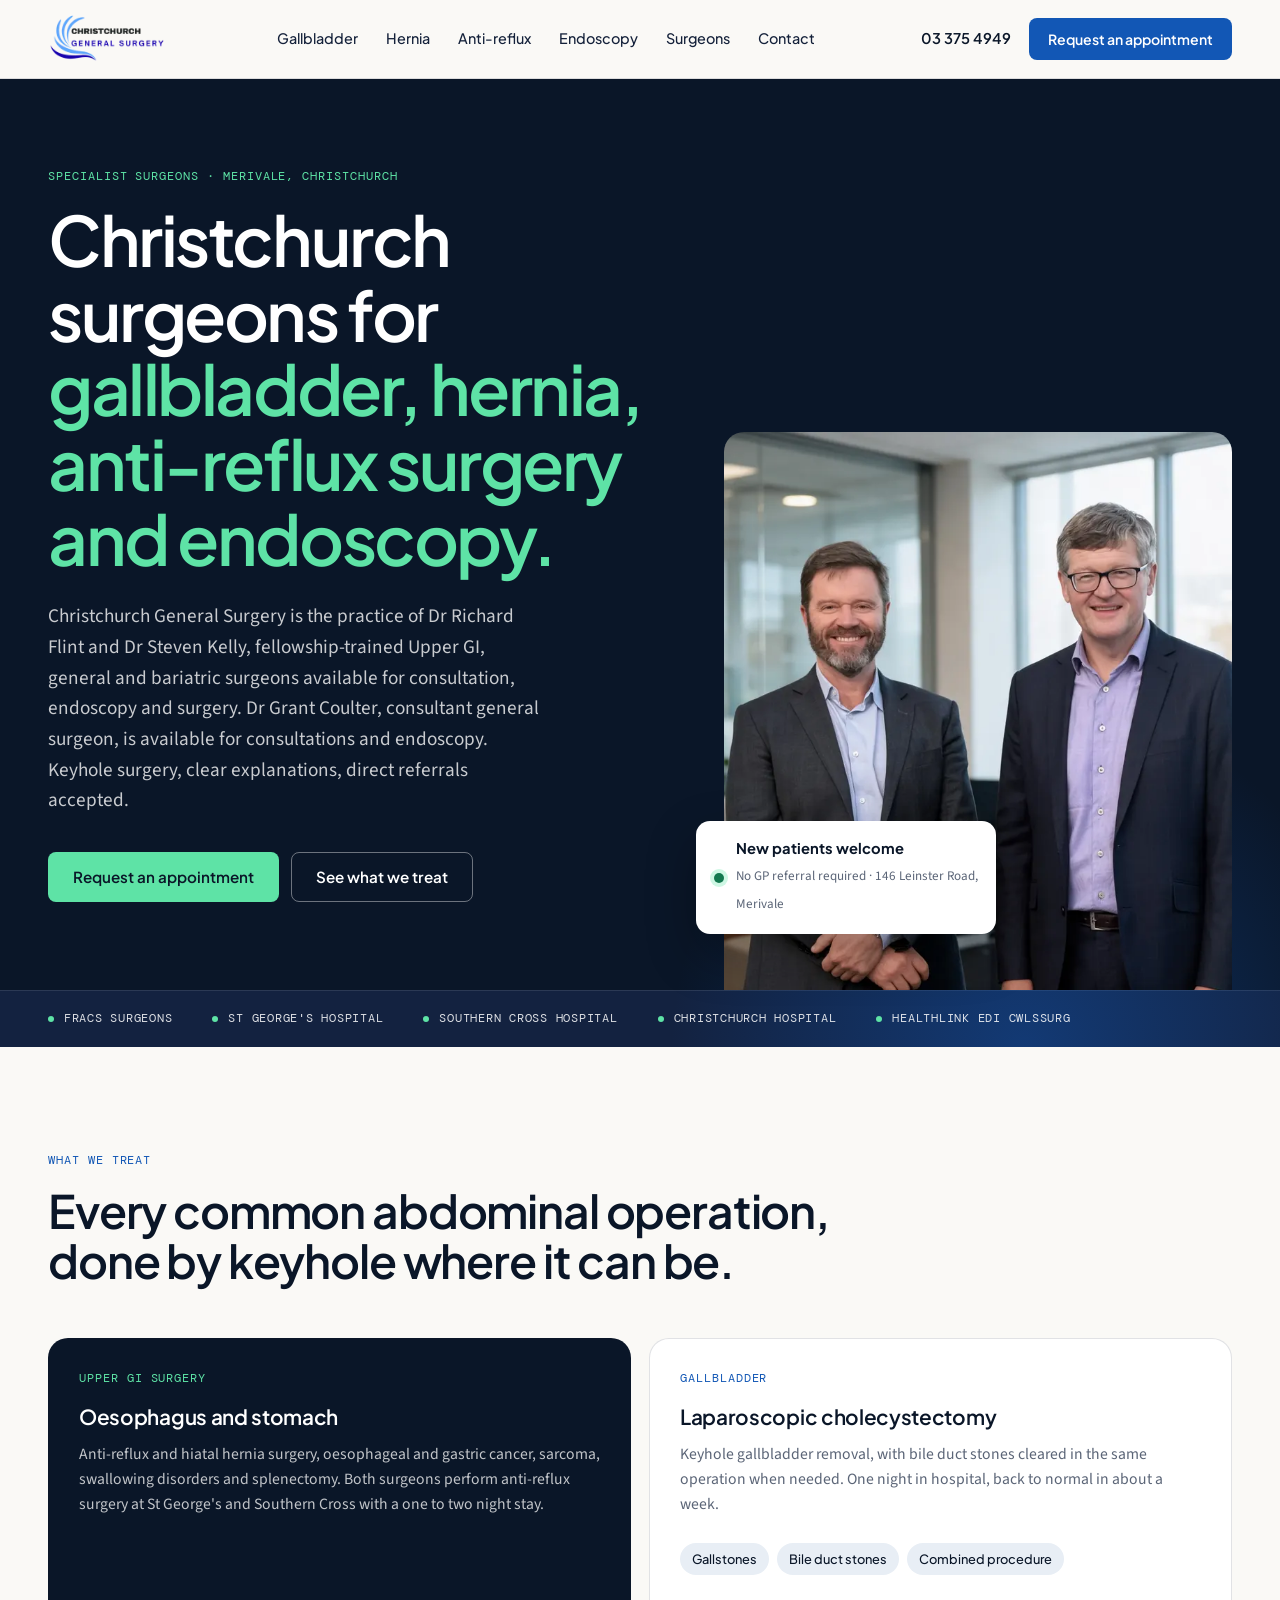
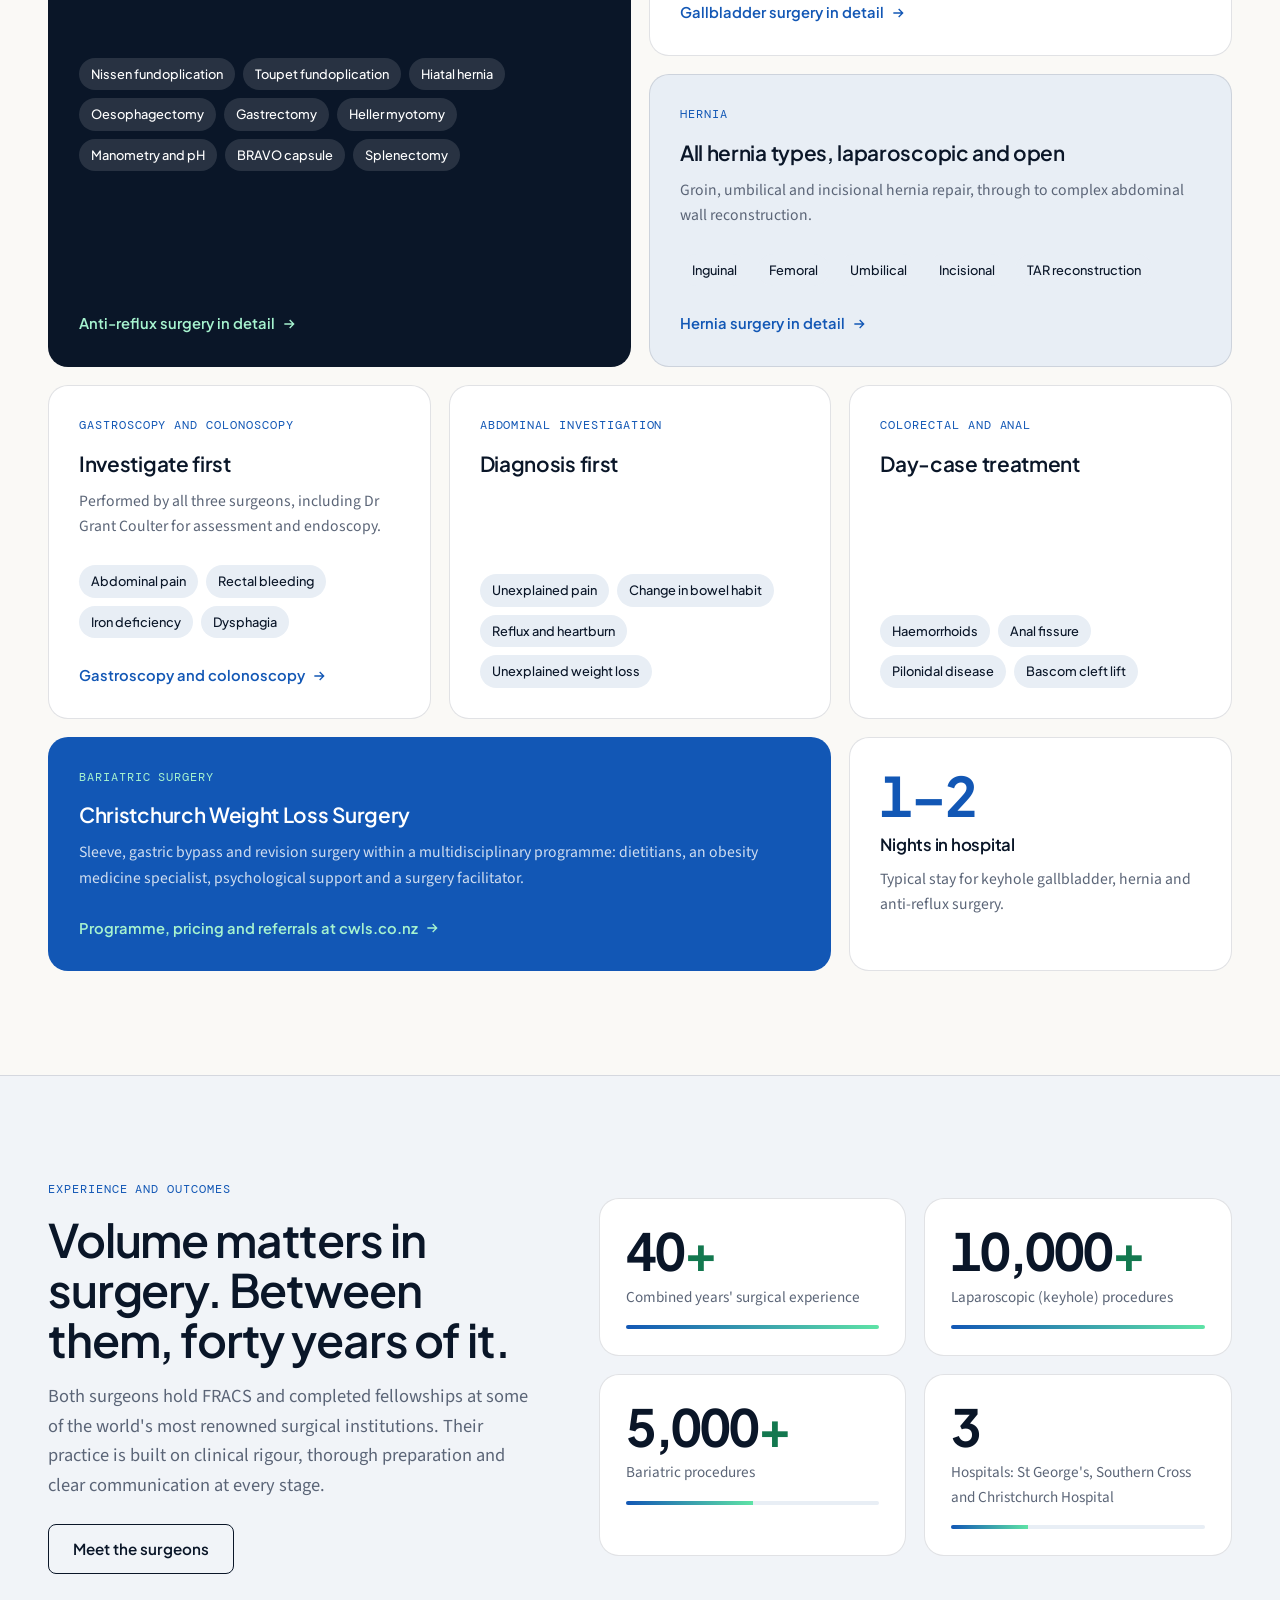
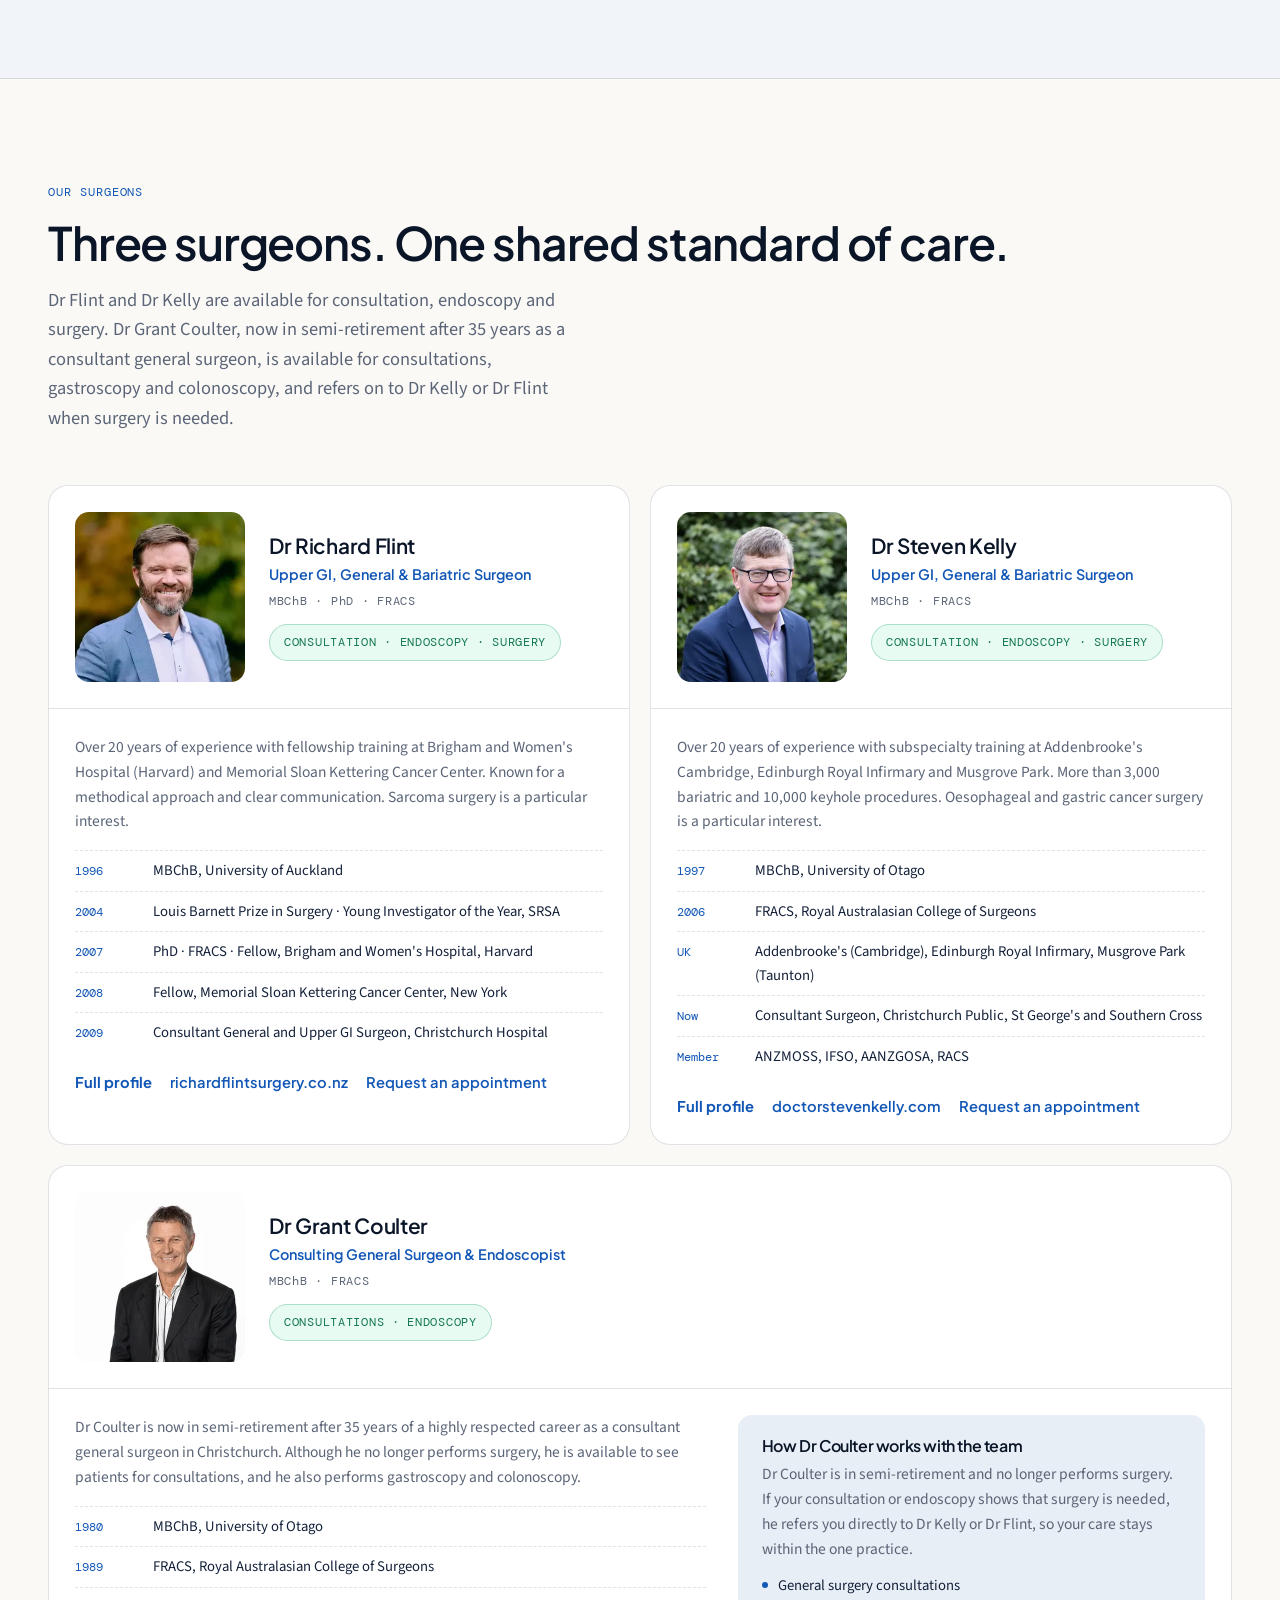
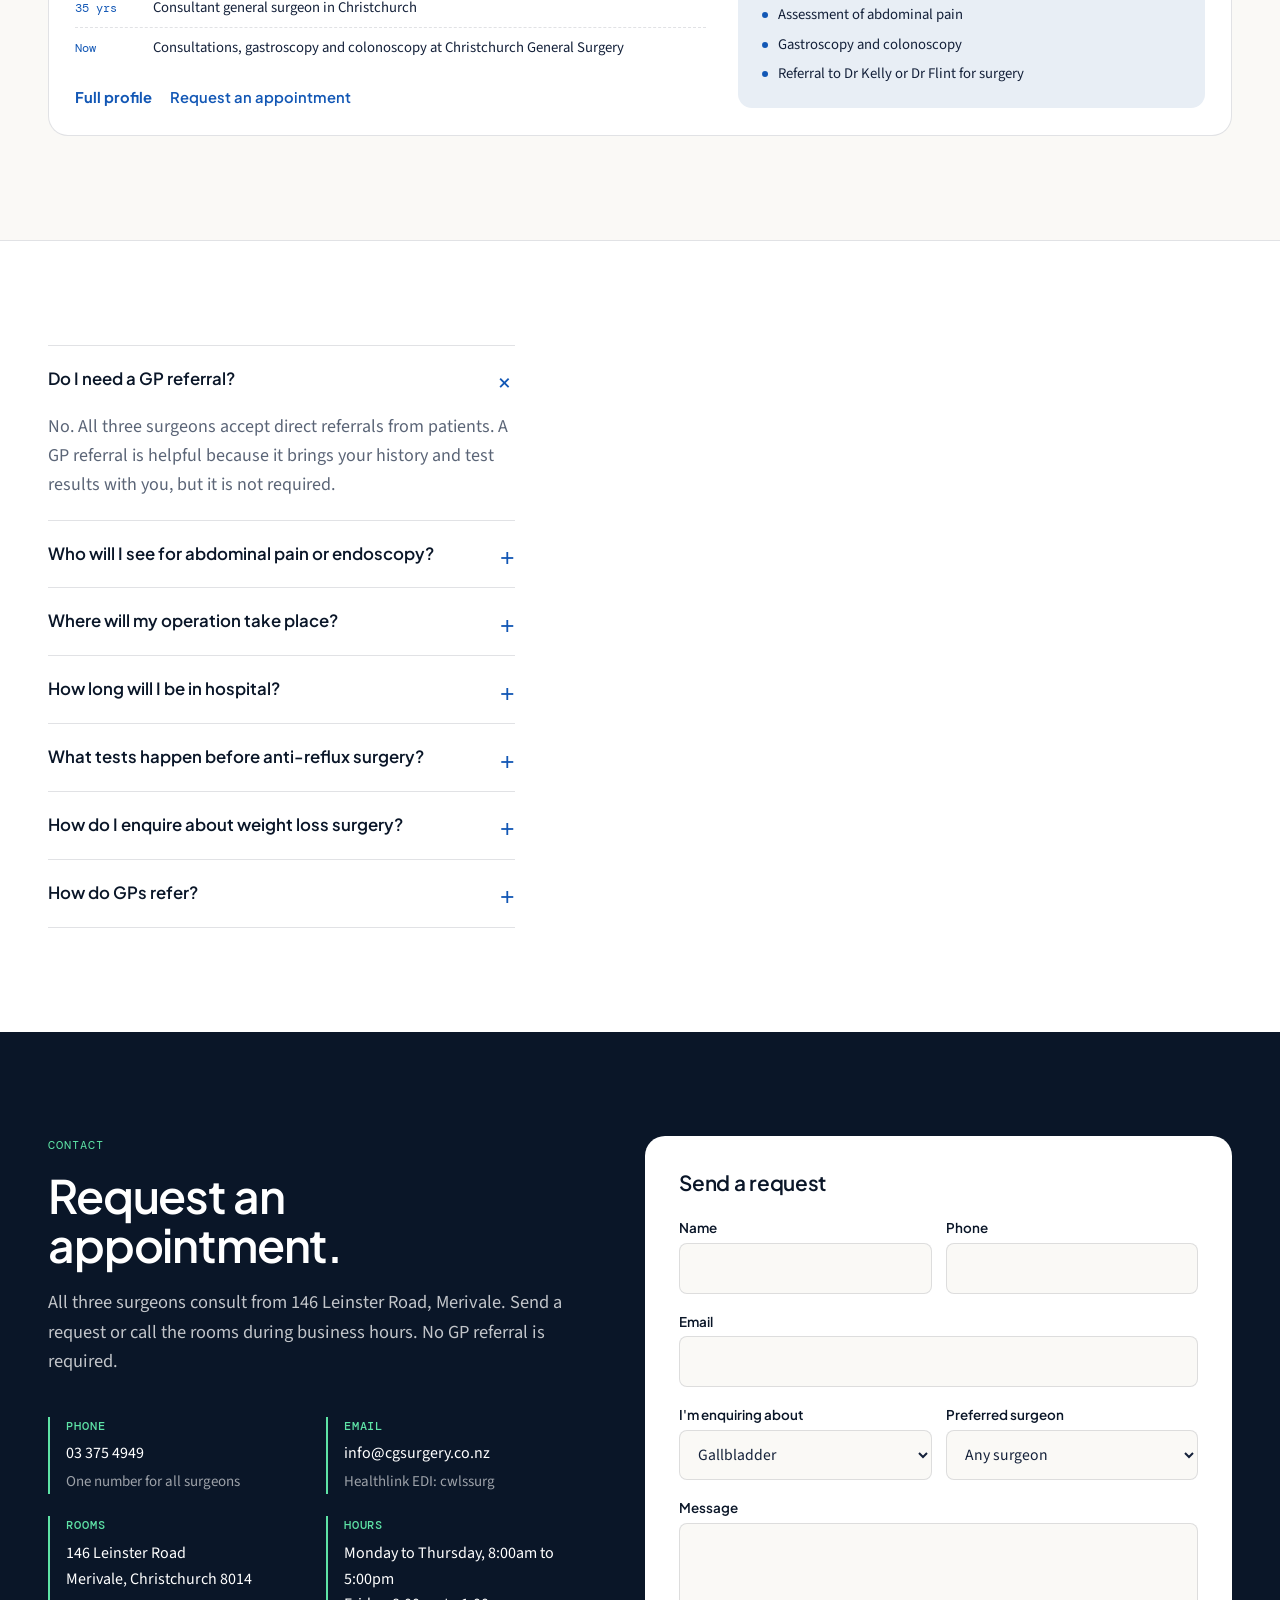
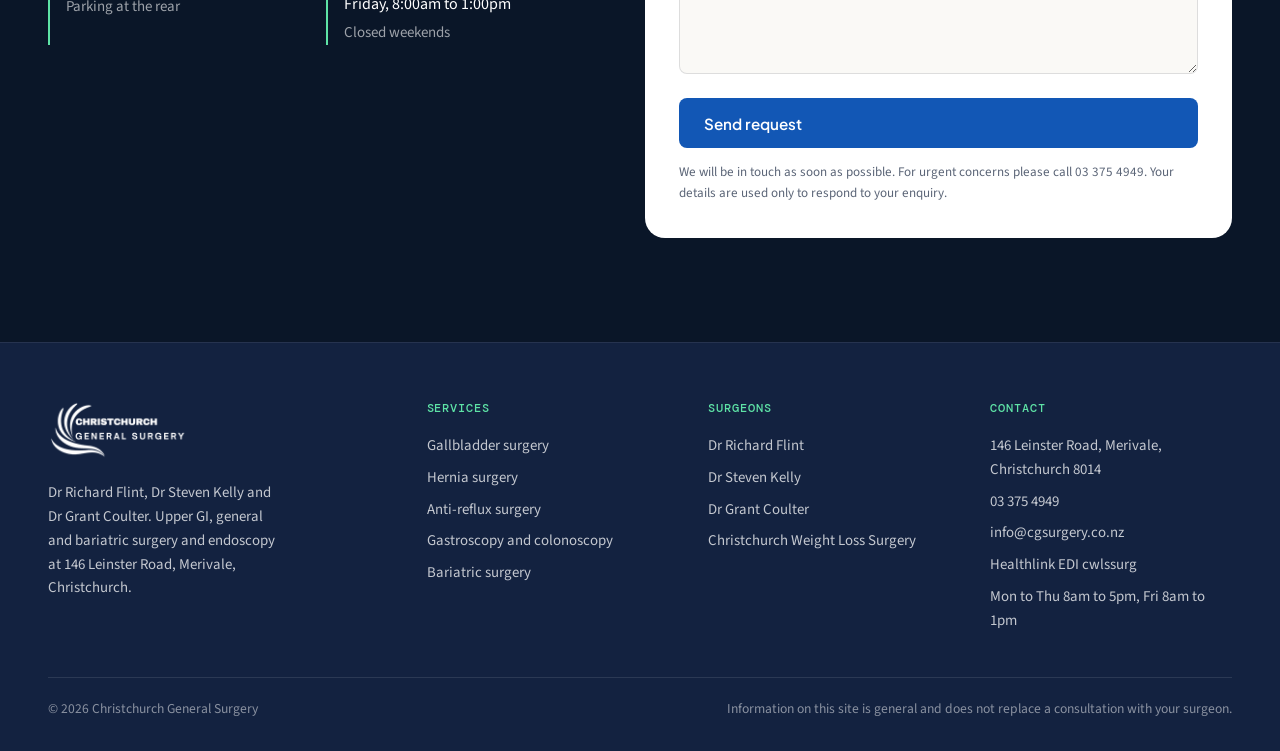
<file: index.html>
<!DOCTYPE html>
<html lang="en-NZ">
<head>
<meta charset="UTF-8">
<meta name="viewport" content="width=device-width, initial-scale=1.0">
<title>Christchurch General Surgery | Gallbladder, Hernia, Anti-Reflux Surgery & Endoscopy</title>
<meta name="description" content="Specialist surgeons in Merivale, Christchurch. Keyhole gallbladder surgery, hernia repair, anti-reflux surgery, gastroscopy and colonoscopy. Dr Richard Flint, Dr Steven Kelly and Dr Grant Coulter. Direct referrals welcome. Phone 03 375 4949.">
<meta name="robots" content="index, follow, max-image-preview:large, max-snippet:-1">
<link rel="canonical" href="https://christchurchgeneralsurgery.co.nz/">
<meta name="theme-color" content="#0A1628">
<meta name="facebook-domain-verification" content="dbynch11mvbowpalbb8mwf2h7dmdyh">
<meta name="geo.region" content="NZ-CAN">
<meta name="geo.placename" content="Merivale, Christchurch">
<meta property="og:type" content="website">
<meta property="og:site_name" content="Christchurch General Surgery">
<meta property="og:locale" content="en_NZ">
<meta property="og:title" content="Christchurch General Surgery | Gallbladder, Hernia, Anti-Reflux Surgery & Endoscopy">
<meta property="og:description" content="Specialist surgeons in Merivale, Christchurch. Keyhole gallbladder surgery, hernia repair, anti-reflux surgery, gastroscopy and colonoscopy. Dr Richard Flint, Dr Steven Kelly and Dr Grant Coulter. Direct referrals welcome. Phone 03 375 4949.">
<meta property="og:url" content="https://christchurchgeneralsurgery.co.nz/">
<meta property="og:image" content="https://christchurchgeneralsurgery.co.nz/images/og-christchurch-general-surgery.jpg">
<meta property="og:image:width" content="1200">
<meta property="og:image:height" content="630">
<meta name="twitter:card" content="summary_large_image">
<meta name="twitter:title" content="Christchurch General Surgery | Gallbladder, Hernia, Anti-Reflux Surgery & Endoscopy">
<meta name="twitter:description" content="Specialist surgeons in Merivale, Christchurch. Keyhole gallbladder surgery, hernia repair, anti-reflux surgery, gastroscopy and colonoscopy. Dr Richard Flint, Dr Steven Kelly and Dr Grant Coulter. Direct referrals welcome. Phone 03 375 4949.">
<meta name="twitter:image" content="https://christchurchgeneralsurgery.co.nz/images/og-christchurch-general-surgery.jpg">
<link rel="icon" href="/favicon.svg" type="image/svg+xml">
<link rel="icon" href="/favicon-32.png" sizes="32x32" type="image/png">
<link rel="apple-touch-icon" href="/apple-touch-icon.png">
<link rel="manifest" href="/site.webmanifest">
<script async src="https://www.googletagmanager.com/gtag/js?id=G-P8L0BK0NYY"></script>
<script>
window.dataLayer=window.dataLayer||[];function gtag(){dataLayer.push(arguments);}gtag('js',new Date());
gtag('config','G-P8L0BK0NYY');
/* Google Ads conversion tracking: 'Submit lead form' conversion action (fires on /thank-you/). */
window.CGS_ADS_ID='AW-7681049665';
window.CGS_ADS_CONVERSION_LABEL='76OHCMGIzs4cEKjw5ptE';
if(window.CGS_ADS_ID){gtag('config',window.CGS_ADS_ID,{allow_enhanced_conversions:true});}
</script>
<link rel="preload" href="/fonts/plus-jakarta-sans.woff2" as="font" type="font/woff2" crossorigin>
<link rel="preload" href="/fonts/source-sans-3.woff2" as="font" type="font/woff2" crossorigin>
<link rel="stylesheet" href="/css/site.css">
<link rel="preload" as="image" href="/images/dr-flint-dr-kelly-christchurch-general-surgery-800.webp" imagesrcset="/images/dr-flint-dr-kelly-christchurch-general-surgery-480.webp 480w, /images/dr-flint-dr-kelly-christchurch-general-surgery-800.webp 800w, /images/dr-flint-dr-kelly-christchurch-general-surgery-1100.webp 1100w" imagesizes="(max-width:980px) calc(100vw - 56px), 540px" fetchpriority="high">
<script type="application/ld+json">{
 "@context": "https://schema.org",
 "@type": [
  "MedicalClinic",
  "MedicalBusiness"
 ],
 "@id": "https://christchurchgeneralsurgery.co.nz/#organization",
 "name": "Christchurch General Surgery",
 "alternateName": "CGS",
 "description": "Specialist Upper GI, general and bariatric surgeons and endoscopists in Merivale, Christchurch: gallbladder surgery, hernia repair, anti-reflux surgery, gastroscopy and colonoscopy. Dr Richard Flint, Dr Steven Kelly and Dr Grant Coulter.",
 "url": "https://christchurchgeneralsurgery.co.nz/",
 "logo": "https://christchurchgeneralsurgery.co.nz/images/cgs-logo.png",
 "image": "https://christchurchgeneralsurgery.co.nz/images/og-christchurch-general-surgery.jpg",
 "telephone": "+64-3-375-4949",
 "email": "info@cgsurgery.co.nz",
 "address": {
  "@type": "PostalAddress",
  "streetAddress": "146 Leinster Road",
  "addressLocality": "Merivale",
  "addressRegion": "Christchurch",
  "postalCode": "8014",
  "addressCountry": "NZ"
 },
 "areaServed": [
  "Christchurch",
  "Canterbury",
  "South Island",
  "New Zealand"
 ],
 "openingHoursSpecification": [
  {
   "@type": "OpeningHoursSpecification",
   "dayOfWeek": [
    "Monday",
    "Tuesday",
    "Wednesday",
    "Thursday"
   ],
   "opens": "08:00",
   "closes": "17:00"
  },
  {
   "@type": "OpeningHoursSpecification",
   "dayOfWeek": "Friday",
   "opens": "08:00",
   "closes": "13:00"
  }
 ],
 "hasMap": "https://maps.google.com/?q=146+Leinster+Road,+Merivale,+Christchurch+8014",
 "medicalSpecialty": [
  "Surgical",
  "Gastroenterologic",
  "Bariatric"
 ],
 "employee": [
  {
   "@type": "Physician",
   "@id": "https://christchurchgeneralsurgery.co.nz/#flint",
   "name": "Dr Richard Flint",
   "jobTitle": "Upper GI, General and Bariatric Surgeon",
   "description": "MBChB, PhD, FRACS. Fellowship-trained at Brigham and Women's Hospital (Harvard) and Memorial Sloan Kettering Cancer Center. Upper GI, general and sarcoma surgery in Christchurch.",
   "image": "https://christchurchgeneralsurgery.co.nz/images/dr-richard-flint-surgeon-christchurch.jpg",
   "url": "https://christchurchgeneralsurgery.co.nz/dr-richard-flint/",
   "sameAs": ["https://richardflintsurgery.co.nz"],
   "worksFor": {
    "@id": "https://christchurchgeneralsurgery.co.nz/#organization"
   },
   "medicalSpecialty": [
    "Surgical",
    "Gastroenterologic"
   ],
   "address": {
    "@type": "PostalAddress",
    "streetAddress": "146 Leinster Road",
    "addressLocality": "Merivale",
    "addressRegion": "Christchurch",
    "postalCode": "8014",
    "addressCountry": "NZ"
   },
   "telephone": "+64-3-375-4949",
   "areaServed": "Christchurch, Canterbury, New Zealand",
   "memberOf": [
    "Royal Australasian College of Surgeons",
    "ANZMOSS"
   ]
  },
  {
   "@type": "Physician",
   "@id": "https://christchurchgeneralsurgery.co.nz/#kelly",
   "name": "Dr Steven Kelly",
   "jobTitle": "Upper GI, General and Bariatric Surgeon",
   "description": "MBChB, FRACS. Subspecialty training at Addenbrooke's Hospital Cambridge, Edinburgh Royal Infirmary and Musgrove Park Hospital. Upper GI, general and bariatric surgery in Christchurch.",
   "image": "https://christchurchgeneralsurgery.co.nz/images/dr-steven-kelly-surgeon-christchurch.jpg",
   "url": "https://christchurchgeneralsurgery.co.nz/dr-steven-kelly/",
   "sameAs": ["https://doctorstevenkelly.com"],
   "worksFor": {
    "@id": "https://christchurchgeneralsurgery.co.nz/#organization"
   },
   "medicalSpecialty": [
    "Surgical",
    "Gastroenterologic",
    "Bariatric"
   ],
   "address": {
    "@type": "PostalAddress",
    "streetAddress": "146 Leinster Road",
    "addressLocality": "Merivale",
    "addressRegion": "Christchurch",
    "postalCode": "8014",
    "addressCountry": "NZ"
   },
   "telephone": "+64-3-375-4949",
   "areaServed": "Christchurch, Canterbury, New Zealand",
   "memberOf": [
    "Royal Australasian College of Surgeons",
    "ANZMOSS",
    "IFSO",
    "AANZGOSA"
   ]
  },
  {
   "@type": "Physician",
   "@id": "https://christchurchgeneralsurgery.co.nz/#coulter",
   "name": "Dr Grant Coulter",
   "jobTitle": "Consulting General Surgeon and Endoscopist",
   "description": "MBChB, FRACS. Consultant general surgeon now in semi-retirement after a highly respected 35-year career in Christchurch. Available for consultations, assessment of abdominal pain, gastroscopy and colonoscopy. No longer performs surgery; refers to Dr Kelly or Dr Flint when surgery is needed.",
   "image": "https://christchurchgeneralsurgery.co.nz/images/dr-grant-coulter-surgeon-endoscopist-christchurch.jpg",
   "url": "https://christchurchgeneralsurgery.co.nz/dr-grant-coulter/",
   "worksFor": {
    "@id": "https://christchurchgeneralsurgery.co.nz/#organization"
   },
   "medicalSpecialty": [
    "Surgical",
    "Gastroenterologic"
   ],
   "address": {
    "@type": "PostalAddress",
    "streetAddress": "146 Leinster Road",
    "addressLocality": "Merivale",
    "addressRegion": "Christchurch",
    "postalCode": "8014",
    "addressCountry": "NZ"
   },
   "telephone": "+64-3-375-4949",
   "areaServed": "Christchurch, Canterbury, New Zealand",
   "memberOf": [
    "Royal Australasian College of Surgeons"
   ]
  }
 ],
 "availableService": [
  {
   "@type": "MedicalProcedure",
   "name": "Laparoscopic gallbladder surgery (cholecystectomy)",
   "url": "https://christchurchgeneralsurgery.co.nz/gallbladder-surgery-christchurch/"
  },
  {
   "@type": "MedicalProcedure",
   "name": "Hernia surgery (inguinal, umbilical, incisional, abdominal wall reconstruction)",
   "url": "https://christchurchgeneralsurgery.co.nz/hernia-surgery-christchurch/"
  },
  {
   "@type": "MedicalProcedure",
   "name": "Anti-reflux surgery (fundoplication) and hiatal hernia repair",
   "url": "https://christchurchgeneralsurgery.co.nz/anti-reflux-surgery-christchurch/"
  },
  {
   "@type": "MedicalProcedure",
   "name": "Gastroscopy and colonoscopy",
   "url": "https://christchurchgeneralsurgery.co.nz/endoscopy-christchurch/"
  },
  {
   "@type": "MedicalProcedure",
   "name": "Bariatric (weight loss) surgery via Christchurch Weight Loss Surgery",
   "url": "https://cwls.co.nz"
  }
 ],
 "sameAs": [
  "https://cwls.co.nz",
  "https://richardflintsurgery.co.nz",
  "https://doctorstevenkelly.com"
 ]
}</script>
<script type="application/ld+json">{
 "@context": "https://schema.org",
 "@type": "WebSite",
 "@id": "https://christchurchgeneralsurgery.co.nz/#website",
 "url": "https://christchurchgeneralsurgery.co.nz/",
 "name": "Christchurch General Surgery",
 "publisher": {
  "@id": "https://christchurchgeneralsurgery.co.nz/#organization"
 },
 "inLanguage": "en-NZ"
}</script>
<script type="application/ld+json">{
 "@context": "https://schema.org",
 "@type": "FAQPage",
 "mainEntity": [
  {
   "@type": "Question",
   "name": "Do I need a GP referral?",
   "acceptedAnswer": {
    "@type": "Answer",
    "text": "No. All three surgeons accept direct referrals from patients. A GP referral is helpful because it brings your history and test results with you, but it is not required."
   }
  },
  {
   "@type": "Question",
   "name": "Who will I see for abdominal pain or endoscopy?",
   "acceptedAnswer": {
    "@type": "Answer",
    "text": "Dr Kelly and Dr Flint are available for consultation, endoscopy and surgery. Dr Grant Coulter, a consultant general surgeon now in semi-retirement after a 35-year career, is available for consultations, gastroscopy and colonoscopy. He no longer performs surgery, so if surgery is needed he refers you to Dr Kelly or Dr Flint."
   }
  },
  {
   "@type": "Question",
   "name": "Where will my operation take place?",
   "acceptedAnswer": {
    "@type": "Answer",
    "text": "Private surgery is performed at St George's Hospital and Southern Cross Hospital in Christchurch. Both operating surgeons also work in the public system at Christchurch Hospital."
   }
  },
  {
   "@type": "Question",
   "name": "How long will I be in hospital?",
   "acceptedAnswer": {
    "@type": "Answer",
    "text": "Keyhole gallbladder surgery is usually one night. Anti-reflux and hiatal hernia surgery is usually one to two nights, with a return to work in about two weeks."
   }
  },
  {
   "@type": "Question",
   "name": "What tests happen before anti-reflux surgery?",
   "acceptedAnswer": {
    "@type": "Answer",
    "text": "Preoperative testing typically includes gastroscopy. Oesophageal pH testing and manometry are arranged when clinically indicated."
   }
  },
  {
   "@type": "Question",
   "name": "How do I enquire about weight loss surgery?",
   "acceptedAnswer": {
    "@type": "Answer",
    "text": "Bariatric surgery runs through Christchurch Weight Loss Surgery, a dedicated multidisciplinary programme. Programme details, pricing and self-referral are at cwls.co.nz."
   }
  },
  {
   "@type": "Question",
   "name": "How do GPs refer?",
   "acceptedAnswer": {
    "@type": "Answer",
    "text": "By Healthlink EDI cwlssurg, or by email to info@cgsurgery.co.nz. Urgent cases are seen promptly, and complex cancer cases are reviewed by a multidisciplinary board."
   }
  }
 ]
}</script>
</head>
<body>
<a class="skip" href="#main">Skip to content</a>


<nav class="nav" aria-label="Primary">
  <div class="wrap">
    <a class="brand" href="/" aria-label="Christchurch General Surgery home"><img src="/images/cgs-logo-300.webp" alt="Christchurch General Surgery" width="300" height="132"></a>
    <button class="menu" type="button" aria-expanded="false" aria-controls="nav-links" aria-label="Open menu"><span></span><span></span><span></span></button>
    <ul id="nav-links">
      <li><a href="/gallbladder-surgery-christchurch/">Gallbladder</a></li>
      <li><a href="/hernia-surgery-christchurch/">Hernia</a></li>
      <li><a href="/anti-reflux-surgery-christchurch/">Anti-reflux</a></li>
      <li><a href="/endoscopy-christchurch/">Endoscopy</a></li>
      <li><a href="/#surgeons">Surgeons</a></li>
      <li><a href="/#contact">Contact</a></li>
    </ul>
    <div class="right">
      <a class="phone" href="tel:+6433754949">03 375 4949</a>
      <a class="btn btn-p" href="/#contact">Request an appointment</a>
    </div>
  </div>
</nav>

<main id="main">
<header class="hero" id="top">
  <div class="wrap">
    <div class="copy">
      <span class="mono">Specialist surgeons · Merivale, Christchurch</span>
      <h1>Christchurch surgeons for <span>gallbladder, hernia, anti-reflux surgery and endoscopy.</span></h1>
      <p>Christchurch General Surgery is the practice of Dr Richard Flint and Dr Steven Kelly, fellowship-trained Upper GI, general and bariatric surgeons available for consultation, endoscopy and surgery. Dr Grant Coulter, consultant general surgeon, is available for consultations and endoscopy. Keyhole surgery, clear explanations, direct referrals accepted.</p>
      <div class="ctas">
        <a class="btn btn-m" href="#contact">Request an appointment</a>
        <a class="btn btn-w" href="#services">See what we treat</a>
      </div>
    </div>
    <div class="pic">
      <img src="/images/dr-flint-dr-kelly-christchurch-general-surgery-800.webp" srcset="/images/dr-flint-dr-kelly-christchurch-general-surgery-480.webp 480w, /images/dr-flint-dr-kelly-christchurch-general-surgery-800.webp 800w, /images/dr-flint-dr-kelly-christchurch-general-surgery-1100.webp 1100w" sizes="(max-width:980px) calc(100vw - 56px), 540px" alt="Dr Richard Flint and Dr Steven Kelly, general surgeons, in the Christchurch General Surgery consulting rooms" width="1500" height="1500" fetchpriority="high">
      <div class="badge"><span class="dot"></span><div><b>New patients welcome</b><small>No GP referral required · 146 Leinster Road, Merivale</small></div></div>
    </div>
  </div>
  <div class="ticker"><div class="wrap"><span>FRACS surgeons</span><span>St George's Hospital</span><span>Southern Cross Hospital</span><span>Christchurch Hospital</span><span>Healthlink EDI cwlssurg</span></div></div>
</header>

<section id="services">
  <div class="wrap">
    <span class="mono">What we treat</span>
    <h2>Every common abdominal operation, done by keyhole where it can be.</h2>
    <div class="bento">
      <article class="tile big dark">
        <span class="mono" style="color:var(--mint)">Upper GI surgery</span>
        <h3>Oesophagus and stomach</h3>
        <p>Anti-reflux and hiatal hernia surgery, oesophageal and gastric cancer, sarcoma, swallowing disorders and splenectomy. Both surgeons perform anti-reflux surgery at St George's and Southern Cross with a one to two night stay.</p>
        <ul><li>Nissen fundoplication</li><li>Toupet fundoplication</li><li>Hiatal hernia</li><li>Oesophagectomy</li><li>Gastrectomy</li><li>Heller myotomy</li><li>Manometry and pH</li><li>BRAVO capsule</li><li>Splenectomy</li></ul>
        <a class="link" href="/anti-reflux-surgery-christchurch/">Anti-reflux surgery in detail <svg viewBox="0 0 24 24" fill="none" stroke="currentColor" stroke-width="2"><path d="M5 12h14M13 6l6 6-6 6"/></svg></a>
      </article>
      <article class="tile mid">
        <span class="mono">Gallbladder</span>
        <h3>Laparoscopic cholecystectomy</h3>
        <p>Keyhole gallbladder removal, with bile duct stones cleared in the same operation when needed. One night in hospital, back to normal in about a week.</p>
        <ul><li>Gallstones</li><li>Bile duct stones</li><li>Combined procedure</li></ul>
        <a class="link" href="/gallbladder-surgery-christchurch/">Gallbladder surgery in detail <svg viewBox="0 0 24 24" fill="none" stroke="currentColor" stroke-width="2"><path d="M5 12h14M13 6l6 6-6 6"/></svg></a>
      </article>
      <article class="tile mid pale">
        <span class="mono">Hernia</span>
        <h3>All hernia types, laparoscopic and open</h3>
        <p>Groin, umbilical and incisional hernia repair, through to complex abdominal wall reconstruction.</p>
        <ul><li>Inguinal</li><li>Femoral</li><li>Umbilical</li><li>Incisional</li><li>TAR reconstruction</li></ul>
        <a class="link" href="/hernia-surgery-christchurch/">Hernia surgery in detail <svg viewBox="0 0 24 24" fill="none" stroke="currentColor" stroke-width="2"><path d="M5 12h14M13 6l6 6-6 6"/></svg></a>
      </article>
      <article class="tile sm">
        <span class="mono">Gastroscopy and colonoscopy</span>
        <h3>Investigate first</h3>
        <p>Performed by all three surgeons, including Dr Grant Coulter for assessment and endoscopy.</p>
        <ul><li>Abdominal pain</li><li>Rectal bleeding</li><li>Iron deficiency</li><li>Dysphagia</li></ul>
        <a class="link" href="/endoscopy-christchurch/">Gastroscopy and colonoscopy <svg viewBox="0 0 24 24" fill="none" stroke="currentColor" stroke-width="2"><path d="M5 12h14M13 6l6 6-6 6"/></svg></a>
      </article>
      <article class="tile sm">
        <span class="mono">Abdominal investigation</span>
        <h3>Diagnosis first</h3>
        <ul><li>Unexplained pain</li><li>Change in bowel habit</li><li>Reflux and heartburn</li><li>Unexplained weight loss</li></ul>
      </article>
      <article class="tile sm">
        <span class="mono">Colorectal and anal</span>
        <h3>Day-case treatment</h3>
        <ul><li>Haemorrhoids</li><li>Anal fissure</li><li>Pilonidal disease</li><li>Bascom cleft lift</li></ul>
      </article>
      <article class="tile wide blue">
        <span class="mono" style="color:var(--mint)">Bariatric surgery</span>
        <h3>Christchurch Weight Loss Surgery</h3>
        <p>Sleeve, gastric bypass and revision surgery within a multidisciplinary programme: dietitians, an obesity medicine specialist, psychological support and a surgery facilitator.</p>
        <a class="link" href="https://cwls.co.nz" rel="noopener">Programme, pricing and referrals at cwls.co.nz <svg viewBox="0 0 24 24" fill="none" stroke="currentColor" stroke-width="2"><path d="M5 12h14M13 6l6 6-6 6"/></svg></a>
      </article>
      <article class="tile sm">
        <div class="big-n" style="color:var(--blue)">1–2</div>
        <h3 style="font-size:1.05rem">Nights in hospital</h3>
        <p>Typical stay for keyhole gallbladder, hernia and anti-reflux surgery.</p>
      </article>
    </div>
  </div>
</section>

<section class="out" id="outcomes">
  <div class="wrap">
    <div>
      <span class="mono">Experience and outcomes</span>
      <h2>Volume matters in surgery. Between them, forty years of it.</h2>
      <p class="lede" style="margin-top:18px">Both surgeons hold FRACS and completed fellowships at some of the world's most renowned surgical institutions. Their practice is built on clinical rigour, thorough preparation and clear communication at every stage.</p>
      <p style="margin-top:24px"><a class="btn btn-o" href="#surgeons">Meet the surgeons</a></p>
    </div>
    <div class="stats">
      <div class="stat"><b>40<i>+</i></b><span>Combined years' surgical experience</span><div class="bar"><i style="width:100%"></i></div></div>
      <div class="stat"><b>10,000<i>+</i></b><span>Laparoscopic (keyhole) procedures</span><div class="bar"><i style="width:100%"></i></div></div>
      <div class="stat"><b>5,000<i>+</i></b><span>Bariatric procedures</span><div class="bar"><i style="width:50%"></i></div></div>
      <div class="stat"><b>3</b><span>Hospitals: St George's, Southern Cross and Christchurch Hospital</span><div class="bar"><i style="width:30%"></i></div></div>
    </div>
  </div>
</section>

<section id="surgeons">
  <div class="wrap">
    <span class="mono">Our surgeons</span>
    <h2>Three surgeons. One shared standard of care.</h2>
    <p class="lede" style="margin-top:18px">Dr Flint and Dr Kelly are available for consultation, endoscopy and surgery. Dr Grant Coulter, now in semi-retirement after 35 years as a consultant general surgeon, is available for consultations, gastroscopy and colonoscopy, and refers on to Dr Kelly or Dr Flint when surgery is needed.</p>
    <div class="docs">
      <article class="doc">
        <div class="top">
          <img src="/images/dr-richard-flint-surgeon-christchurch-532.webp" srcset="/images/dr-richard-flint-surgeon-christchurch-160.webp 160w, /images/dr-richard-flint-surgeon-christchurch-340.webp 340w, /images/dr-richard-flint-surgeon-christchurch-532.webp 532w" sizes="(max-width:980px) calc(100vw - 110px), 170px" alt="Dr Richard Flint, Upper GI, General and Bariatric Surgeon, Christchurch" width="532" height="466" loading="lazy">
          <div><h3><a href="/dr-richard-flint/">Dr Richard Flint</a></h3><div class="role">Upper GI, General &amp; Bariatric Surgeon</div><div class="quals">MBChB · PhD · FRACS</div><span class="pill">Consultation · endoscopy · surgery</span></div>
        </div>
        <div class="body">
          <p>Over 20 years of experience with fellowship training at Brigham and Women's Hospital (Harvard) and Memorial Sloan Kettering Cancer Center. Known for a methodical approach and clear communication. Sarcoma surgery is a particular interest.</p>
          <ul class="tl">
            <li><span>1996</span>MBChB, University of Auckland</li>
            <li><span>2004</span>Louis Barnett Prize in Surgery · Young Investigator of the Year, SRSA</li>
            <li><span>2007</span>PhD · FRACS · Fellow, Brigham and Women's Hospital, Harvard</li>
            <li><span>2008</span>Fellow, Memorial Sloan Kettering Cancer Center, New York</li>
            <li><span>2009</span>Consultant General and Upper GI Surgeon, Christchurch Hospital</li>
          </ul>
          <div class="acts"><a class="link profile" href="/dr-richard-flint/">Full profile</a><a class="link" href="https://richardflintsurgery.co.nz" target="_blank" rel="noopener">richardflintsurgery.co.nz</a><a class="link" href="#contact">Request an appointment</a></div>
        </div>
      </article>
      <article class="doc">
        <div class="top">
          <img src="/images/dr-steven-kelly-surgeon-christchurch-600.webp" srcset="/images/dr-steven-kelly-surgeon-christchurch-160.webp 160w, /images/dr-steven-kelly-surgeon-christchurch-340.webp 340w, /images/dr-steven-kelly-surgeon-christchurch-600.webp 600w, /images/dr-steven-kelly-surgeon-christchurch-900.webp 900w" sizes="(max-width:980px) calc(100vw - 110px), 170px" alt="Dr Steven Kelly, Upper GI, General and Bariatric Surgeon, Christchurch" width="900" height="900" loading="lazy">
          <div><h3><a href="/dr-steven-kelly/">Dr Steven Kelly</a></h3><div class="role">Upper GI, General &amp; Bariatric Surgeon</div><div class="quals">MBChB · FRACS</div><span class="pill">Consultation · endoscopy · surgery</span></div>
        </div>
        <div class="body">
          <p>Over 20 years of experience with subspecialty training at Addenbrooke's Cambridge, Edinburgh Royal Infirmary and Musgrove Park. More than 3,000 bariatric and 10,000 keyhole procedures. Oesophageal and gastric cancer surgery is a particular interest.</p>
          <ul class="tl">
            <li><span>1997</span>MBChB, University of Otago</li>
            <li><span>2006</span>FRACS, Royal Australasian College of Surgeons</li>
            <li><span>UK</span>Addenbrooke's (Cambridge), Edinburgh Royal Infirmary, Musgrove Park (Taunton)</li>
            <li><span>Now</span>Consultant Surgeon, Christchurch Public, St George's and Southern Cross</li>
            <li><span>Member</span>ANZMOSS, IFSO, AANZGOSA, RACS</li>
          </ul>
          <div class="acts"><a class="link profile" href="/dr-steven-kelly/">Full profile</a><a class="link" href="https://doctorstevenkelly.com" target="_blank" rel="noopener">doctorstevenkelly.com</a><a class="link" href="#contact">Request an appointment</a></div>
        </div>
      </article>
      <article class="doc consult">
        <div class="top">
          <img src="/images/dr-grant-coulter-surgeon-endoscopist-christchurch-600.webp" srcset="/images/dr-grant-coulter-surgeon-endoscopist-christchurch-160.webp 160w, /images/dr-grant-coulter-surgeon-endoscopist-christchurch-340.webp 340w, /images/dr-grant-coulter-surgeon-endoscopist-christchurch-600.webp 600w" sizes="(max-width:980px) calc(100vw - 110px), 170px" alt="Dr Grant Coulter, Consulting General Surgeon and Endoscopist, Christchurch" width="600" height="600" loading="lazy">
          <div><h3><a href="/dr-grant-coulter/">Dr Grant Coulter</a></h3><div class="role">Consulting General Surgeon &amp; Endoscopist</div><div class="quals">MBChB · FRACS</div><span class="pill">Consultations · endoscopy</span></div>
        </div>
        <div class="body">
          <div>
            <p>Dr Coulter is now in semi-retirement after 35 years of a highly respected career as a consultant general surgeon in Christchurch. Although he no longer performs surgery, he is available to see patients for consultations, and he also performs gastroscopy and colonoscopy.</p>
            <ul class="tl">
              <li><span>1980</span>MBChB, University of Otago</li>
              <li><span>1989</span>FRACS, Royal Australasian College of Surgeons</li>
              <li><span>35 yrs</span>Consultant general surgeon in Christchurch</li>
              <li><span>Now</span>Consultations, gastroscopy and colonoscopy at Christchurch General Surgery</li>
            </ul>
            <div class="acts"><a class="link profile" href="/dr-grant-coulter/">Full profile</a><a class="link" href="#contact">Request an appointment</a></div>
          </div>
          <div class="note">
            <h4>How Dr Coulter works with the team</h4>
            <p>Dr Coulter is in semi-retirement and no longer performs surgery. If your consultation or endoscopy shows that surgery is needed, he refers you directly to Dr Kelly or Dr Flint, so your care stays within the one practice.</p>
            <ul><li>General surgery consultations</li><li>Assessment of abdominal pain</li><li>Gastroscopy and colonoscopy</li><li>Referral to Dr Kelly or Dr Flint for surgery</li></ul>
          </div>
        </div>
      </article>
    </div>
  </div>
</section>

<section class="faq" id="faq">
  <div class="wrap">
    <div>
      <details open><summary>Do I need a GP referral?</summary><p>No. All three surgeons accept direct referrals from patients. A GP referral is helpful because it brings your history and test results with you, but it is not required.</p></details>
      <details><summary>Who will I see for abdominal pain or endoscopy?</summary><p>Dr Kelly and Dr Flint are available for consultation, endoscopy and surgery. Dr Grant Coulter, a consultant general surgeon now in semi-retirement after a 35-year career, is available for consultations, gastroscopy and colonoscopy. He no longer performs surgery, so if surgery is needed he refers you to Dr Kelly or Dr Flint.</p></details>
      <details><summary>Where will my operation take place?</summary><p>Private surgery is performed at St George's Hospital and Southern Cross Hospital in Christchurch. Both operating surgeons also work in the public system at Christchurch Hospital.</p></details>
      <details><summary>How long will I be in hospital?</summary><p>Keyhole gallbladder surgery is usually one night. Anti-reflux and hiatal hernia surgery is usually one to two nights, with a return to work in about two weeks.</p></details>
      <details><summary>What tests happen before anti-reflux surgery?</summary><p>Preoperative testing typically includes gastroscopy. Oesophageal pH testing and manometry are arranged when clinically indicated.</p></details>
      <details><summary>How do I enquire about weight loss surgery?</summary><p>Bariatric surgery runs through Christchurch Weight Loss Surgery, a dedicated multidisciplinary programme. Programme details, pricing and self-referral are at cwls.co.nz.</p></details>
      <details><summary>How do GPs refer?</summary><p>By Healthlink EDI cwlssurg, or by email to info@cgsurgery.co.nz. Urgent cases are seen promptly, and complex cancer cases are reviewed by a multidisciplinary board.</p></details>
    </div>
  </div>
</section>

<section class="contact" id="contact">
  <div class="wrap">
    <div>
      <span class="mono">Contact</span>
      <h2>Request an appointment.</h2>
      <p class="lede" style="margin-top:18px">All three surgeons consult from 146 Leinster Road, Merivale. Send a request or call the rooms during business hours. No GP referral is required.</p>
      <div class="cinfo">
        <div><span class="lbl">Phone</span><p><a href="tel:+6433754949">03 375 4949</a></p><small>One number for all surgeons</small></div>
        <div><span class="lbl">Email</span><p><a href="mailto:info@cgsurgery.co.nz">info@cgsurgery.co.nz</a></p><small>Healthlink EDI: cwlssurg</small></div>
        <div><span class="lbl">Rooms</span><p>146 Leinster Road<br>Merivale, Christchurch 8014</p><small>Parking at the rear</small></div>
        <div><span class="lbl">Hours</span><p>Monday to Thursday, 8:00am to 5:00pm<br>Friday, 8:00am to 1:00pm</p><small>Closed weekends</small></div>
      </div>
    </div>
    <form name="contact" method="POST" action="/thank-you/" data-netlify="true" netlify-honeypot="bot-field">
      <input type="hidden" name="form-name" value="contact">
      <input type="hidden" name="page" value="home">
      <input type="hidden" name="subject" value="Website enquiry - Christchurch General Surgery">
      <p class="hp" aria-hidden="true"><label>Leave this field empty <input name="bot-field" tabindex="-1" autocomplete="off"></label></p>
      <h3>Send a request</h3>
      <div class="row">
        <div><label for="c-name">Name</label><input id="c-name" name="name" autocomplete="name" required></div>
        <div><label for="c-phone">Phone</label><input id="c-phone" name="phone" type="tel" autocomplete="tel"></div>
      </div>
      <div><label for="c-email">Email</label><input id="c-email" name="email" type="email" autocomplete="email" required></div>
      <div class="row">
        <div><label for="c-topic">I'm enquiring about</label><select id="c-topic" name="topic"><option>Gallbladder</option><option>Hernia</option><option>Anti-reflux surgery</option><option>Abdominal pain</option><option>Gastroscopy or colonoscopy</option><option>Bariatric surgery</option><option>Something else</option></select></div>
        <div><label for="c-surgeon">Preferred surgeon</label><select id="c-surgeon" name="surgeon"><option>Any surgeon</option><option>Dr Richard Flint</option><option>Dr Steven Kelly</option><option>Dr Grant Coulter (consultation or endoscopy)</option></select></div>
      </div>
      <div><label for="c-message">Message</label><textarea id="c-message" name="message" rows="5"></textarea></div>
      <button class="btn btn-p" type="submit">Send request</button>
      <small>We will be in touch as soon as possible. For urgent concerns please call 03 375 4949. Your details are used only to respond to your enquiry.</small>
    </form>
  </div>
</section>

</main>
<footer>
  <div class="wrap">
    <div class="fgrid">
      <div><img src="/images/cgs-logo-300.webp" alt="Christchurch General Surgery" width="300" height="132" loading="lazy"><p style="font-size:.93rem;max-width:34ch">Dr Richard Flint, Dr Steven Kelly and Dr Grant Coulter. Upper GI, general and bariatric surgery and endoscopy at 146 Leinster Road, Merivale, Christchurch.</p></div>
      <div><span class="fh">Services</span><ul><li><a href="/gallbladder-surgery-christchurch/">Gallbladder surgery</a></li><li><a href="/hernia-surgery-christchurch/">Hernia surgery</a></li><li><a href="/anti-reflux-surgery-christchurch/">Anti-reflux surgery</a></li><li><a href="/endoscopy-christchurch/">Gastroscopy and colonoscopy</a></li><li><a href="https://cwls.co.nz" rel="noopener">Bariatric surgery</a></li></ul></div>
      <div><span class="fh">Surgeons</span><ul><li><a href="/dr-richard-flint/">Dr Richard Flint</a></li><li><a href="/dr-steven-kelly/">Dr Steven Kelly</a></li><li><a href="/dr-grant-coulter/">Dr Grant Coulter</a></li><li><a href="https://cwls.co.nz" rel="noopener">Christchurch Weight Loss Surgery</a></li></ul></div>
      <div><span class="fh">Contact</span><ul><li>146 Leinster Road, Merivale, Christchurch 8014</li><li><a href="tel:+6433754949">03 375 4949</a></li><li><a href="mailto:info@cgsurgery.co.nz">info@cgsurgery.co.nz</a></li><li>Healthlink EDI cwlssurg</li><li>Mon to Thu 8am to 5pm, Fri 8am to 1pm</li></ul></div>
    </div>
    <div class="fbot"><span>&copy; 2026 Christchurch General Surgery</span><span>Information on this site is general and does not replace a consultation with your surgeon.</span></div>
  </div>
</footer>
<script src="/js/site.js" defer></script>
</body>
</html>
</file>
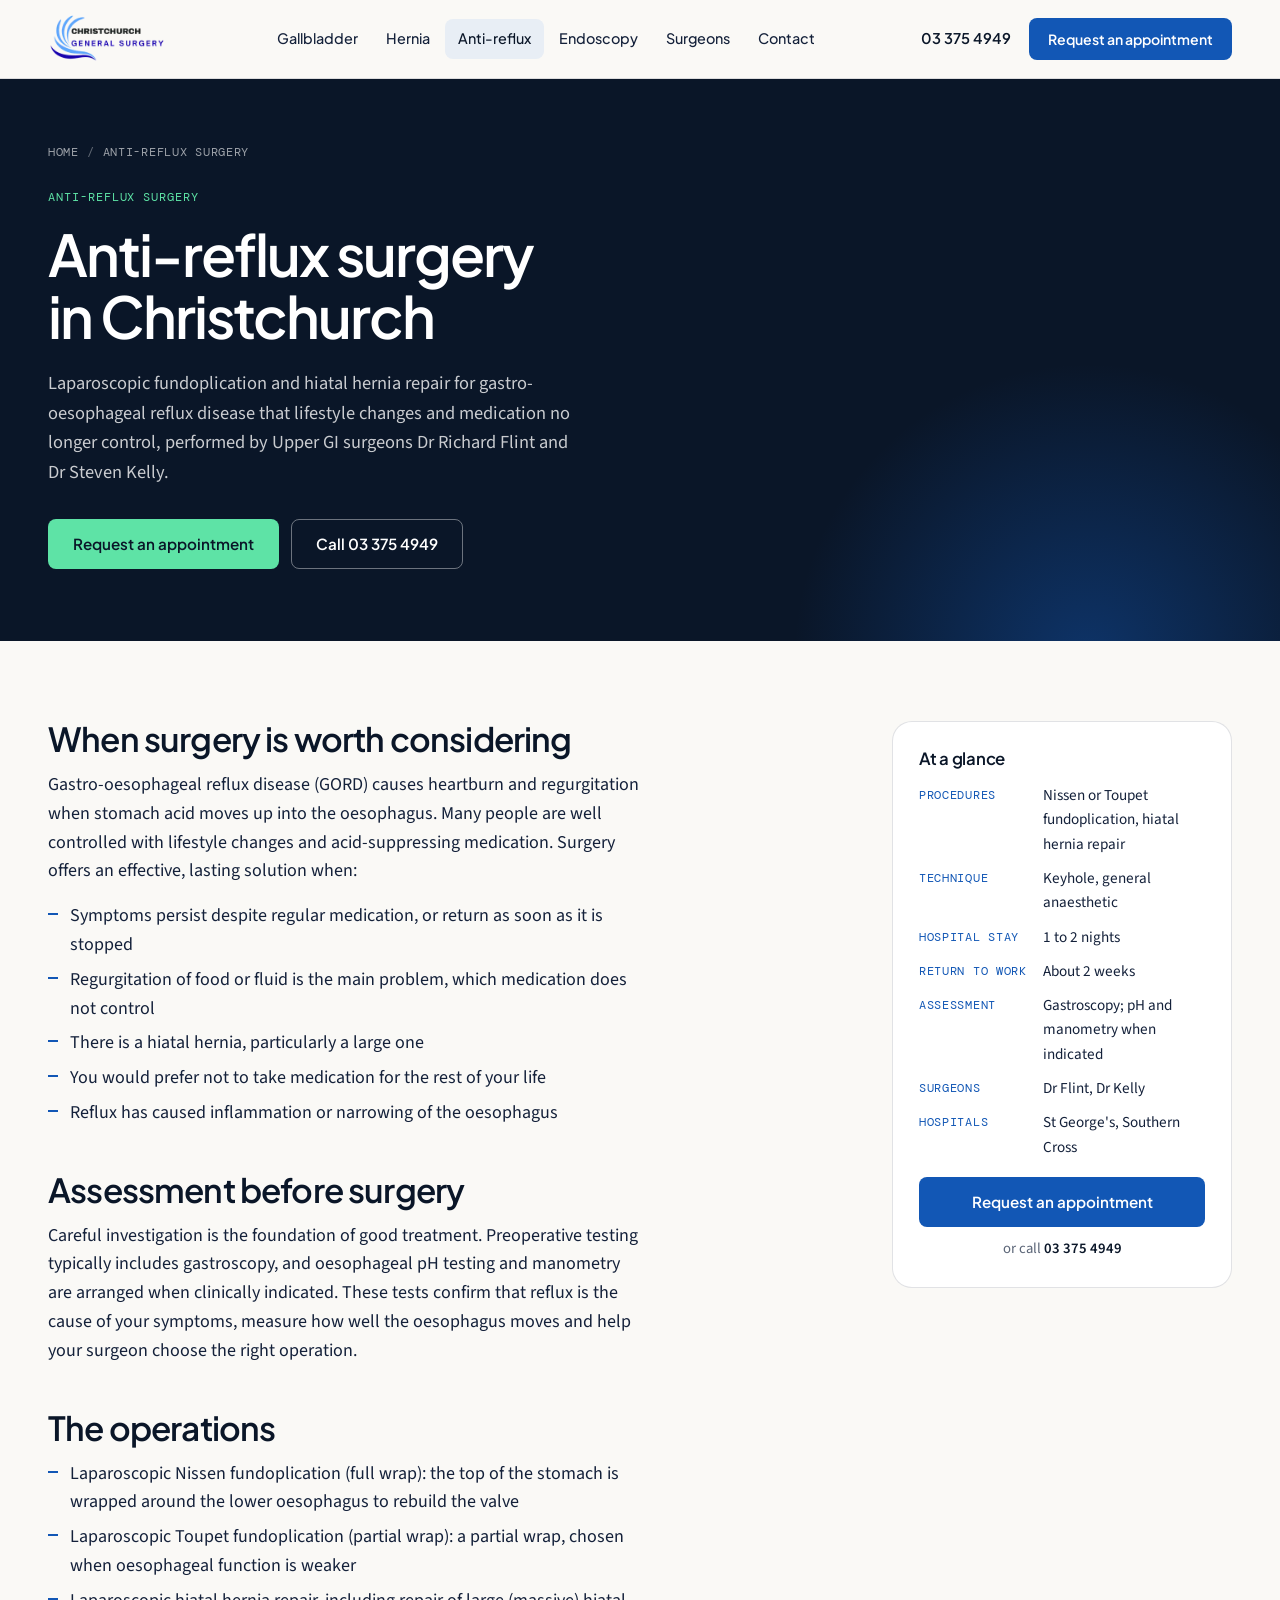
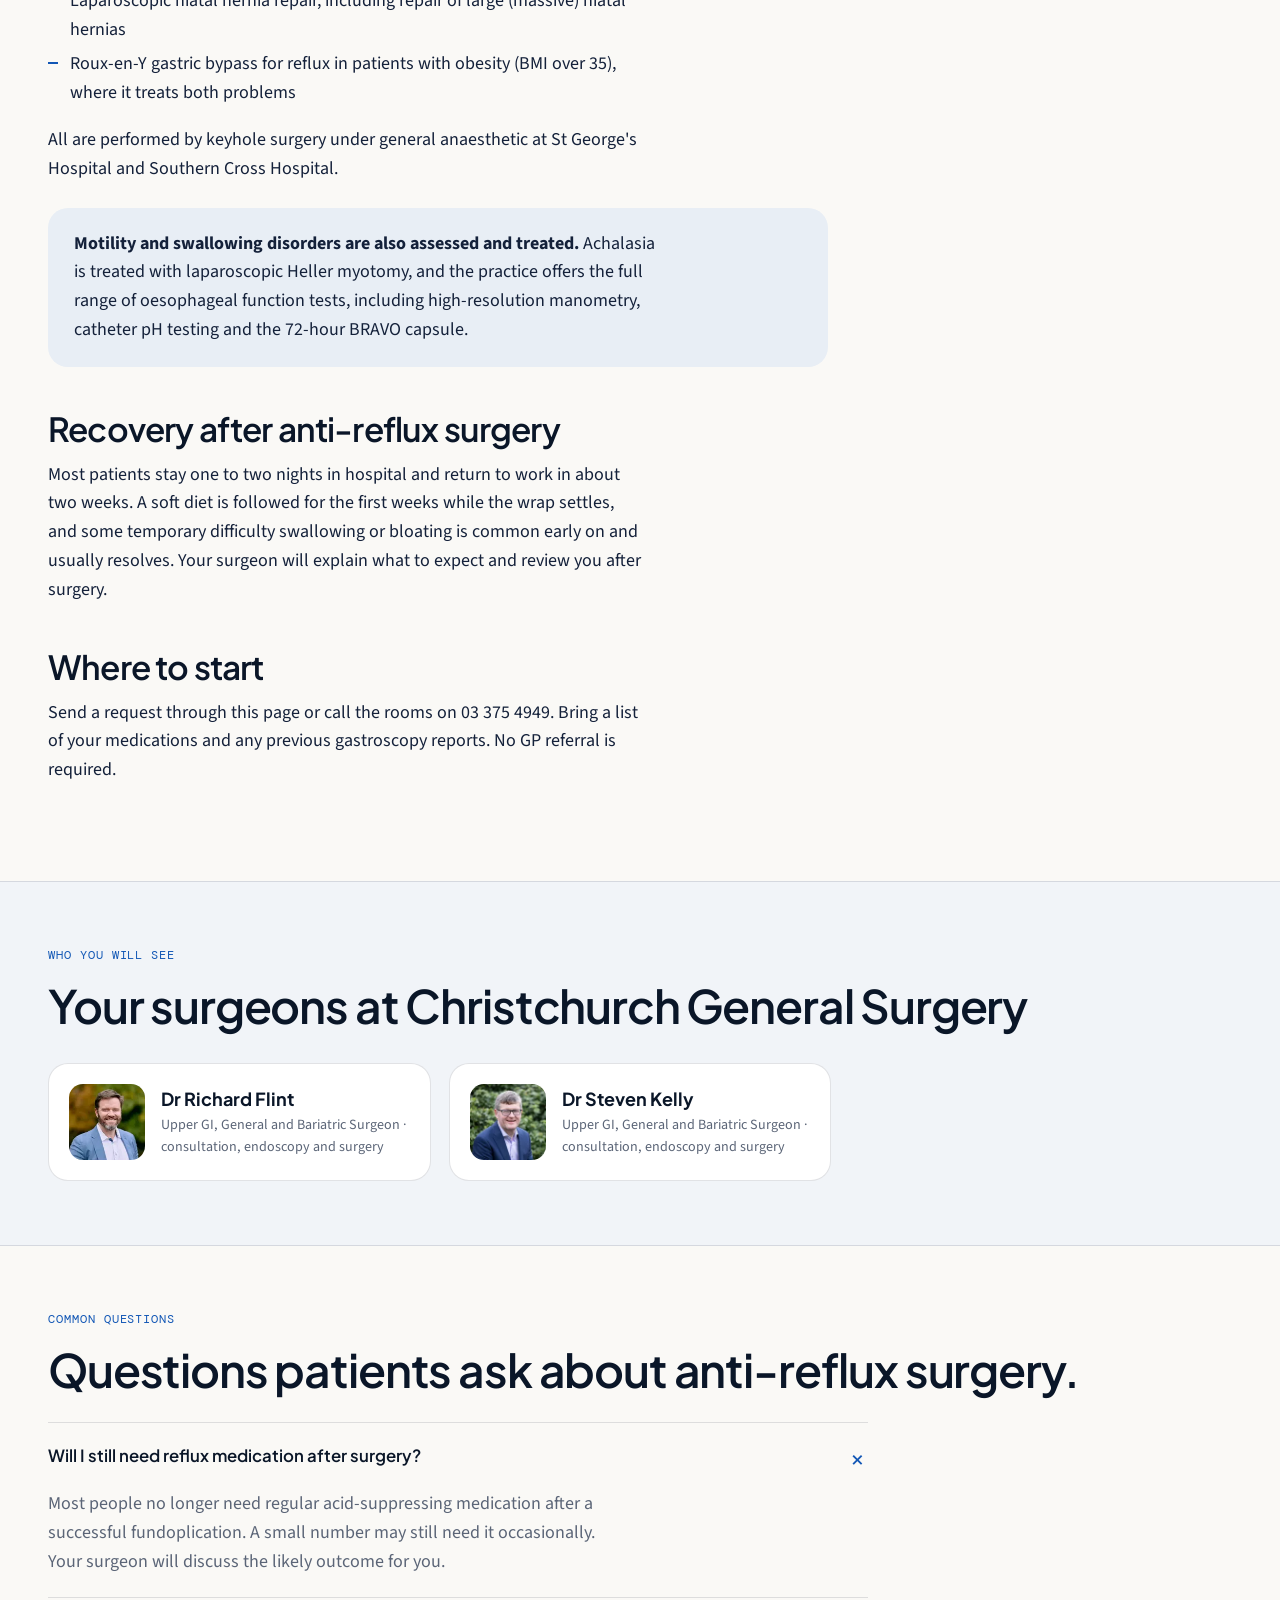
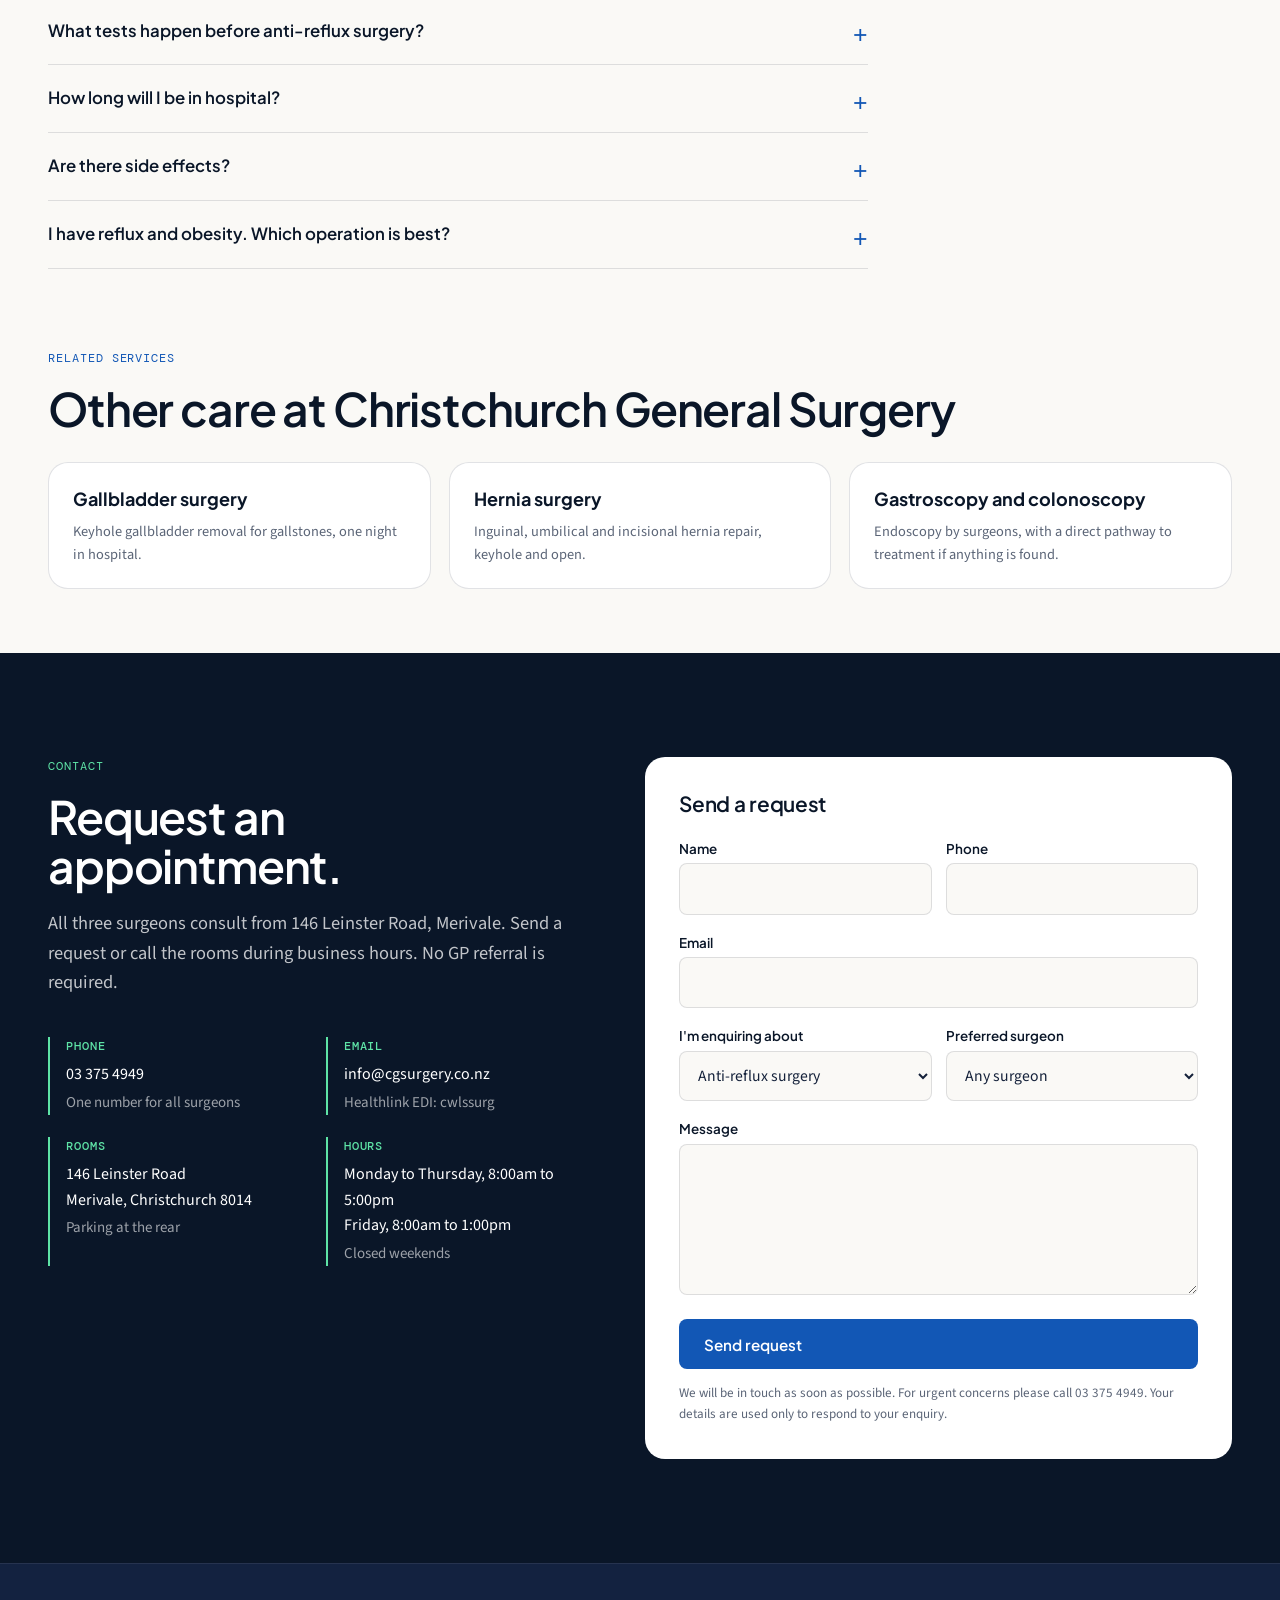
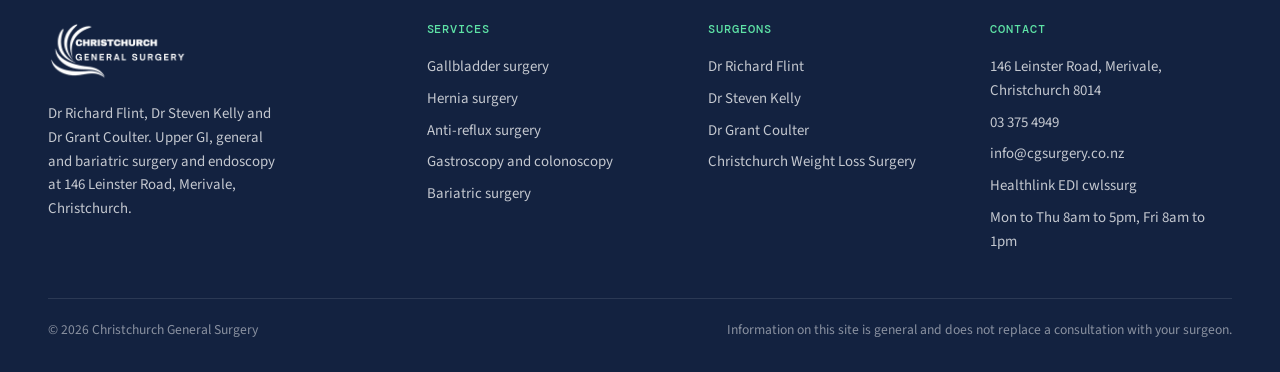
<file: anti-reflux-surgery-christchurch/index.html>
<!DOCTYPE html>
<html lang="en-NZ">
<head>
<meta charset="UTF-8">
<meta name="viewport" content="width=device-width, initial-scale=1.0">
<title>Anti-Reflux Surgery Christchurch | Fundoplication & Hiatal Hernia Repair</title>
<meta name="description" content="Laparoscopic anti-reflux surgery in Christchurch: Nissen and Toupet fundoplication and hiatal hernia repair for reflux that medication no longer controls. Dr Richard Flint and Dr Steven Kelly, Upper GI surgeons. One to two nights in hospital.">
<meta name="robots" content="index, follow, max-image-preview:large, max-snippet:-1">
<link rel="canonical" href="https://christchurchgeneralsurgery.co.nz/anti-reflux-surgery-christchurch/">
<meta name="theme-color" content="#0A1628">
<meta name="geo.region" content="NZ-CAN">
<meta name="geo.placename" content="Merivale, Christchurch">
<meta property="og:type" content="website">
<meta property="og:site_name" content="Christchurch General Surgery">
<meta property="og:locale" content="en_NZ">
<meta property="og:title" content="Anti-Reflux Surgery Christchurch | Fundoplication & Hiatal Hernia Repair">
<meta property="og:description" content="Laparoscopic anti-reflux surgery in Christchurch: Nissen and Toupet fundoplication and hiatal hernia repair for reflux that medication no longer controls. Dr Richard Flint and Dr Steven Kelly, Upper GI surgeons. One to two nights in hospital.">
<meta property="og:url" content="https://christchurchgeneralsurgery.co.nz/anti-reflux-surgery-christchurch/">
<meta property="og:image" content="https://christchurchgeneralsurgery.co.nz/images/og-christchurch-general-surgery.jpg">
<meta property="og:image:width" content="1200">
<meta property="og:image:height" content="630">
<meta name="twitter:card" content="summary_large_image">
<meta name="twitter:title" content="Anti-Reflux Surgery Christchurch | Fundoplication & Hiatal Hernia Repair">
<meta name="twitter:description" content="Laparoscopic anti-reflux surgery in Christchurch: Nissen and Toupet fundoplication and hiatal hernia repair for reflux that medication no longer controls. Dr Richard Flint and Dr Steven Kelly, Upper GI surgeons. One to two nights in hospital.">
<meta name="twitter:image" content="https://christchurchgeneralsurgery.co.nz/images/og-christchurch-general-surgery.jpg">
<link rel="icon" href="/favicon.svg" type="image/svg+xml">
<link rel="icon" href="/favicon-32.png" sizes="32x32" type="image/png">
<link rel="apple-touch-icon" href="/apple-touch-icon.png">
<link rel="manifest" href="/site.webmanifest">
<script async src="https://www.googletagmanager.com/gtag/js?id=G-P8L0BK0NYY"></script>
<script>
window.dataLayer=window.dataLayer||[];function gtag(){dataLayer.push(arguments);}gtag('js',new Date());
gtag('config','G-P8L0BK0NYY');
/* Google Ads conversion tracking: 'Submit lead form' conversion action (fires on /thank-you/). */
window.CGS_ADS_ID='AW-7681049665';
window.CGS_ADS_CONVERSION_LABEL='76OHCMGIzs4cEKjw5ptE';
if(window.CGS_ADS_ID){gtag('config',window.CGS_ADS_ID,{allow_enhanced_conversions:true});}
</script>
<link rel="preload" href="/fonts/plus-jakarta-sans.woff2" as="font" type="font/woff2" crossorigin>
<link rel="preload" href="/fonts/source-sans-3.woff2" as="font" type="font/woff2" crossorigin>
<link rel="stylesheet" href="/css/site.css">
<script type="application/ld+json">{
 "@context": "https://schema.org",
 "@type": "MedicalWebPage",
 "@id": "https://christchurchgeneralsurgery.co.nz/anti-reflux-surgery-christchurch/#webpage",
 "url": "https://christchurchgeneralsurgery.co.nz/anti-reflux-surgery-christchurch/",
 "name": "Anti-Reflux Surgery Christchurch | Fundoplication & Hiatal Hernia Repair",
 "description": "Laparoscopic anti-reflux surgery in Christchurch: Nissen and Toupet fundoplication and hiatal hernia repair for reflux that medication no longer controls. Dr Richard Flint and Dr Steven Kelly, Upper GI surgeons. One to two nights in hospital.",
 "inLanguage": "en-NZ",
 "isPartOf": {
  "@id": "https://christchurchgeneralsurgery.co.nz/#website"
 },
 "about": {
  "@type": "MedicalProcedure",
  "name": "Laparoscopic fundoplication and hiatal hernia repair",
  "procedureType": "https://schema.org/SurgicalProcedure",
  "howPerformed": "Keyhole, general anaesthetic",
  "provider": {
   "@id": "https://christchurchgeneralsurgery.co.nz/#organization"
  }
 },
 "audience": {
  "@type": "MedicalAudience",
  "audienceType": "Patient"
 },
 "provider": {
  "@id": "https://christchurchgeneralsurgery.co.nz/#organization"
 },
 "lastReviewed": "2026-09-12"
}</script>
<script type="application/ld+json">{
 "@context": "https://schema.org",
 "@type": "BreadcrumbList",
 "itemListElement": [
  {
   "@type": "ListItem",
   "position": 1,
   "name": "Home",
   "item": "https://christchurchgeneralsurgery.co.nz/"
  },
  {
   "@type": "ListItem",
   "position": 2,
   "name": "Anti-reflux surgery in Christchurch",
   "item": "https://christchurchgeneralsurgery.co.nz/anti-reflux-surgery-christchurch/"
  }
 ]
}</script>
<script type="application/ld+json">{
 "@context": "https://schema.org",
 "@type": "FAQPage",
 "mainEntity": [
  {
   "@type": "Question",
   "name": "Will I still need reflux medication after surgery?",
   "acceptedAnswer": {
    "@type": "Answer",
    "text": "Most people no longer need regular acid-suppressing medication after a successful fundoplication. A small number may still need it occasionally. Your surgeon will discuss the likely outcome for you."
   }
  },
  {
   "@type": "Question",
   "name": "What tests happen before anti-reflux surgery?",
   "acceptedAnswer": {
    "@type": "Answer",
    "text": "Preoperative testing typically includes gastroscopy. Oesophageal pH testing and manometry are arranged when clinically indicated."
   }
  },
  {
   "@type": "Question",
   "name": "How long will I be in hospital?",
   "acceptedAnswer": {
    "@type": "Answer",
    "text": "Anti-reflux and hiatal hernia surgery is usually a one to two night stay, with a return to work in about two weeks."
   }
  },
  {
   "@type": "Question",
   "name": "Are there side effects?",
   "acceptedAnswer": {
    "@type": "Answer",
    "text": "Some people notice temporary difficulty swallowing, bloating or difficulty burping in the first weeks. These usually settle as the wrap softens. Your surgeon will explain the risks and benefits in detail at your consultation."
   }
  },
  {
   "@type": "Question",
   "name": "I have reflux and obesity. Which operation is best?",
   "acceptedAnswer": {
    "@type": "Answer",
    "text": "For patients with a BMI over 35, Roux-en-Y gastric bypass may be recommended because it treats reflux and supports weight loss at the same time. This is discussed individually."
   }
  }
 ]
}</script>
</head>
<body>
<a class="skip" href="#main">Skip to content</a>
<nav class="nav" aria-label="Primary">
  <div class="wrap">
    <a class="brand" href="/" aria-label="Christchurch General Surgery home"><img src="/images/cgs-logo-300.webp" alt="Christchurch General Surgery" width="300" height="132"></a>
    <button class="menu" type="button" aria-expanded="false" aria-controls="nav-links" aria-label="Open menu"><span></span><span></span><span></span></button>
    <ul id="nav-links">
      <li><a href="/gallbladder-surgery-christchurch/">Gallbladder</a></li>
      <li><a href="/hernia-surgery-christchurch/">Hernia</a></li>
      <li><a href="/anti-reflux-surgery-christchurch/" aria-current="page">Anti-reflux</a></li>
      <li><a href="/endoscopy-christchurch/">Endoscopy</a></li>
      <li><a href="/#surgeons">Surgeons</a></li>
      <li><a href="/#contact">Contact</a></li>
    </ul>
    <div class="right">
      <a class="phone" href="tel:+6433754949">03 375 4949</a>
      <a class="btn btn-p" href="/#contact">Request an appointment</a>
    </div>
  </div>
</nav>
<main id="main">
<header class="page-hero">
  <div class="wrap">
    <ol class="crumbs"><li><a href="/">Home</a></li><li>Anti-reflux surgery</li></ol>
    <span class="mono">Anti-reflux surgery</span>
    <h1>Anti-reflux surgery in Christchurch</h1>
    <p>Laparoscopic fundoplication and hiatal hernia repair for gastro-oesophageal reflux disease that lifestyle changes and medication no longer control, performed by Upper GI surgeons Dr Richard Flint and Dr Steven Kelly.</p>
    <div class="ctas">
      <a class="btn btn-m" href="#contact">Request an appointment</a>
      <a class="btn btn-w" href="tel:+6433754949">Call 03 375 4949</a>
    </div>
  </div>
</header>
<section class="svc-body">
  <div class="wrap">
    <article class="prose">
      <h2>When surgery is worth considering</h2>
      <p>Gastro-oesophageal reflux disease (GORD) causes heartburn and regurgitation when stomach acid moves up into the oesophagus. Many people are well controlled with lifestyle changes and acid-suppressing medication. Surgery offers an effective, lasting solution when:</p>
      <ul>
        <li>Symptoms persist despite regular medication, or return as soon as it is stopped</li>
        <li>Regurgitation of food or fluid is the main problem, which medication does not control</li>
        <li>There is a hiatal hernia, particularly a large one</li>
        <li>You would prefer not to take medication for the rest of your life</li>
        <li>Reflux has caused inflammation or narrowing of the oesophagus</li>
      </ul>
      <h2>Assessment before surgery</h2>
      <p>Careful investigation is the foundation of good treatment. Preoperative testing typically includes gastroscopy, and oesophageal pH testing and manometry are arranged when clinically indicated. These tests confirm that reflux is the cause of your symptoms, measure how well the oesophagus moves and help your surgeon choose the right operation.</p>
      <h2>The operations</h2>
      <ul>
        <li>Laparoscopic Nissen fundoplication (full wrap): the top of the stomach is wrapped around the lower oesophagus to rebuild the valve</li>
        <li>Laparoscopic Toupet fundoplication (partial wrap): a partial wrap, chosen when oesophageal function is weaker</li>
        <li>Laparoscopic hiatal hernia repair, including repair of large (massive) hiatal hernias</li>
        <li>Roux-en-Y gastric bypass for reflux in patients with obesity (BMI over 35), where it treats both problems</li>
      </ul>
      <p>All are performed by keyhole surgery under general anaesthetic at St George's Hospital and Southern Cross Hospital.</p>
      <div class="callout"><p><strong>Motility and swallowing disorders are also assessed and treated.</strong> Achalasia is treated with laparoscopic Heller myotomy, and the practice offers the full range of oesophageal function tests, including high-resolution manometry, catheter pH testing and the 72-hour BRAVO capsule.</p></div>
      <h2>Recovery after anti-reflux surgery</h2>
      <p>Most patients stay one to two nights in hospital and return to work in about two weeks. A soft diet is followed for the first weeks while the wrap settles, and some temporary difficulty swallowing or bloating is common early on and usually resolves. Your surgeon will explain what to expect and review you after surgery.</p>
      <h2>Where to start</h2>
      <p>Send a request through this page or call the rooms on 03 375 4949. Bring a list of your medications and any previous gastroscopy reports. No GP referral is required.</p>
    </article>
    <aside class="aside">
      <div class="facts">
        <h3>At a glance</h3>
        <dl><dt>Procedures</dt><dd>Nissen or Toupet fundoplication, hiatal hernia repair</dd><dt>Technique</dt><dd>Keyhole, general anaesthetic</dd><dt>Hospital stay</dt><dd>1 to 2 nights</dd><dt>Return to work</dt><dd>About 2 weeks</dd><dt>Assessment</dt><dd>Gastroscopy; pH and manometry when indicated</dd><dt>Surgeons</dt><dd>Dr Flint, Dr Kelly</dd><dt>Hospitals</dt><dd>St George's, Southern Cross</dd></dl>
        <a class="btn btn-p" href="#contact">Request an appointment</a>
        <p class="call">or call <a href="tel:+6433754949">03 375 4949</a></p>
      </div>
    </aside>
  </div>
</section>
<section class="who">
  <div class="wrap">
    <span class="mono">Who you will see</span>
    <h2>Your surgeons at Christchurch General Surgery</h2>
    <div class="who-grid"><div class="who-card"><img src="/images/dr-richard-flint-surgeon-christchurch-532.webp" srcset="/images/dr-richard-flint-surgeon-christchurch-160.webp 160w, /images/dr-richard-flint-surgeon-christchurch-340.webp 340w, /images/dr-richard-flint-surgeon-christchurch-532.webp 532w" sizes="76px" alt="Dr Richard Flint, Upper GI, General and Bariatric Surgeon · consultation, endoscopy and surgery" width="532" height="466" loading="lazy"><div><a href="/dr-richard-flint/"><b>Dr Richard Flint</b></a><span>Upper GI, General and Bariatric Surgeon · consultation, endoscopy and surgery</span></div></div><div class="who-card"><img src="/images/dr-steven-kelly-surgeon-christchurch-600.webp" srcset="/images/dr-steven-kelly-surgeon-christchurch-160.webp 160w, /images/dr-steven-kelly-surgeon-christchurch-340.webp 340w, /images/dr-steven-kelly-surgeon-christchurch-600.webp 600w, /images/dr-steven-kelly-surgeon-christchurch-900.webp 900w" sizes="76px" alt="Dr Steven Kelly, Upper GI, General and Bariatric Surgeon · consultation, endoscopy and surgery" width="900" height="900" loading="lazy"><div><a href="/dr-steven-kelly/"><b>Dr Steven Kelly</b></a><span>Upper GI, General and Bariatric Surgeon · consultation, endoscopy and surgery</span></div></div></div>
  </div>
</section>
<section class="faq-simple" id="faq">
  <div class="wrap">
    <span class="mono">Common questions</span>
    <h2>Questions patients ask about anti-reflux surgery.</h2>
    <div class="grid">
      <details open><summary>Will I still need reflux medication after surgery?</summary><p>Most people no longer need regular acid-suppressing medication after a successful fundoplication. A small number may still need it occasionally. Your surgeon will discuss the likely outcome for you.</p></details>
      <details><summary>What tests happen before anti-reflux surgery?</summary><p>Preoperative testing typically includes gastroscopy. Oesophageal pH testing and manometry are arranged when clinically indicated.</p></details>
      <details><summary>How long will I be in hospital?</summary><p>Anti-reflux and hiatal hernia surgery is usually a one to two night stay, with a return to work in about two weeks.</p></details>
      <details><summary>Are there side effects?</summary><p>Some people notice temporary difficulty swallowing, bloating or difficulty burping in the first weeks. These usually settle as the wrap softens. Your surgeon will explain the risks and benefits in detail at your consultation.</p></details>
      <details><summary>I have reflux and obesity. Which operation is best?</summary><p>For patients with a BMI over 35, Roux-en-Y gastric bypass may be recommended because it treats reflux and supports weight loss at the same time. This is discussed individually.</p></details>
    </div>
  </div>
</section>
<section class="related" style="padding-top:0">
  <div class="wrap">
    <span class="mono">Related services</span>
    <h2>Other care at Christchurch General Surgery</h2>
    <div class="rel-grid"><a href="/gallbladder-surgery-christchurch/"><b>Gallbladder surgery</b><span>Keyhole gallbladder removal for gallstones, one night in hospital.</span></a><a href="/hernia-surgery-christchurch/"><b>Hernia surgery</b><span>Inguinal, umbilical and incisional hernia repair, keyhole and open.</span></a><a href="/endoscopy-christchurch/"><b>Gastroscopy and colonoscopy</b><span>Endoscopy by surgeons, with a direct pathway to treatment if anything is found.</span></a></div>
  </div>
</section>
<section class="contact" id="contact">
  <div class="wrap">
    <div>
      <span class="mono">Contact</span>
      <h2>Request an appointment.</h2>
      <p class="lede" style="margin-top:18px">All three surgeons consult from 146 Leinster Road, Merivale. Send a request or call the rooms during business hours. No GP referral is required.</p>
      <div class="cinfo">
        <div><span class="lbl">Phone</span><p><a href="tel:+6433754949">03 375 4949</a></p><small>One number for all surgeons</small></div>
        <div><span class="lbl">Email</span><p><a href="mailto:info@cgsurgery.co.nz">info@cgsurgery.co.nz</a></p><small>Healthlink EDI: cwlssurg</small></div>
        <div><span class="lbl">Rooms</span><p>146 Leinster Road<br>Merivale, Christchurch 8014</p><small>Parking at the rear</small></div>
        <div><span class="lbl">Hours</span><p>Monday to Thursday, 8:00am to 5:00pm<br>Friday, 8:00am to 1:00pm</p><small>Closed weekends</small></div>
      </div>
    </div>
    <form name="contact" method="POST" action="/thank-you/" data-netlify="true" netlify-honeypot="bot-field">
      <input type="hidden" name="form-name" value="contact">
      <input type="hidden" name="page" value="/anti-reflux-surgery-christchurch/">
      <input type="hidden" name="subject" value="Website enquiry - Christchurch General Surgery">
      <p class="hp" aria-hidden="true"><label>Leave this field empty <input name="bot-field" tabindex="-1" autocomplete="off"></label></p>
      <h3>Send a request</h3>
      <div class="row">
        <div><label for="reflux-name">Name</label><input id="reflux-name" name="name" autocomplete="name" required></div>
        <div><label for="reflux-phone">Phone</label><input id="reflux-phone" name="phone" type="tel" autocomplete="tel"></div>
      </div>
      <div><label for="reflux-email">Email</label><input id="reflux-email" name="email" type="email" autocomplete="email" required></div>
      <div class="row">
        <div><label for="reflux-topic">I'm enquiring about</label><select id="reflux-topic" name="topic"><option>Gallbladder</option><option>Hernia</option><option selected>Anti-reflux surgery</option><option>Abdominal pain</option><option>Gastroscopy or colonoscopy</option><option>Bariatric surgery</option><option>Something else</option></select></div>
        <div><label for="reflux-surgeon">Preferred surgeon</label><select id="reflux-surgeon" name="surgeon"><option>Any surgeon</option><option>Dr Richard Flint</option><option>Dr Steven Kelly</option><option>Dr Grant Coulter (consultation or endoscopy)</option></select></div>
      </div>
      <div><label for="reflux-message">Message</label><textarea id="reflux-message" name="message" rows="5"></textarea></div>
      <button class="btn btn-p" type="submit">Send request</button>
      <small>We will be in touch as soon as possible. For urgent concerns please call 03 375 4949. Your details are used only to respond to your enquiry.</small>
    </form>
  </div>
</section>

</main>
<footer>
  <div class="wrap">
    <div class="fgrid">
      <div><img src="/images/cgs-logo-300.webp" alt="Christchurch General Surgery" width="300" height="132" loading="lazy"><p style="font-size:.93rem;max-width:34ch">Dr Richard Flint, Dr Steven Kelly and Dr Grant Coulter. Upper GI, general and bariatric surgery and endoscopy at 146 Leinster Road, Merivale, Christchurch.</p></div>
      <div><span class="fh">Services</span><ul><li><a href="/gallbladder-surgery-christchurch/">Gallbladder surgery</a></li><li><a href="/hernia-surgery-christchurch/">Hernia surgery</a></li><li><a href="/anti-reflux-surgery-christchurch/">Anti-reflux surgery</a></li><li><a href="/endoscopy-christchurch/">Gastroscopy and colonoscopy</a></li><li><a href="https://cwls.co.nz" rel="noopener">Bariatric surgery</a></li></ul></div>
      <div><span class="fh">Surgeons</span><ul><li><a href="/dr-richard-flint/">Dr Richard Flint</a></li><li><a href="/dr-steven-kelly/">Dr Steven Kelly</a></li><li><a href="/dr-grant-coulter/">Dr Grant Coulter</a></li><li><a href="https://cwls.co.nz" rel="noopener">Christchurch Weight Loss Surgery</a></li></ul></div>
      <div><span class="fh">Contact</span><ul><li>146 Leinster Road, Merivale, Christchurch 8014</li><li><a href="tel:+6433754949">03 375 4949</a></li><li><a href="mailto:info@cgsurgery.co.nz">info@cgsurgery.co.nz</a></li><li>Healthlink EDI cwlssurg</li><li>Mon to Thu 8am to 5pm, Fri 8am to 1pm</li></ul></div>
    </div>
    <div class="fbot"><span>&copy; 2026 Christchurch General Surgery</span><span>Information on this site is general and does not replace a consultation with your surgeon.</span></div>
  </div>
</footer>
<script src="/js/site.js" defer></script>
</body>
</html>
</file>
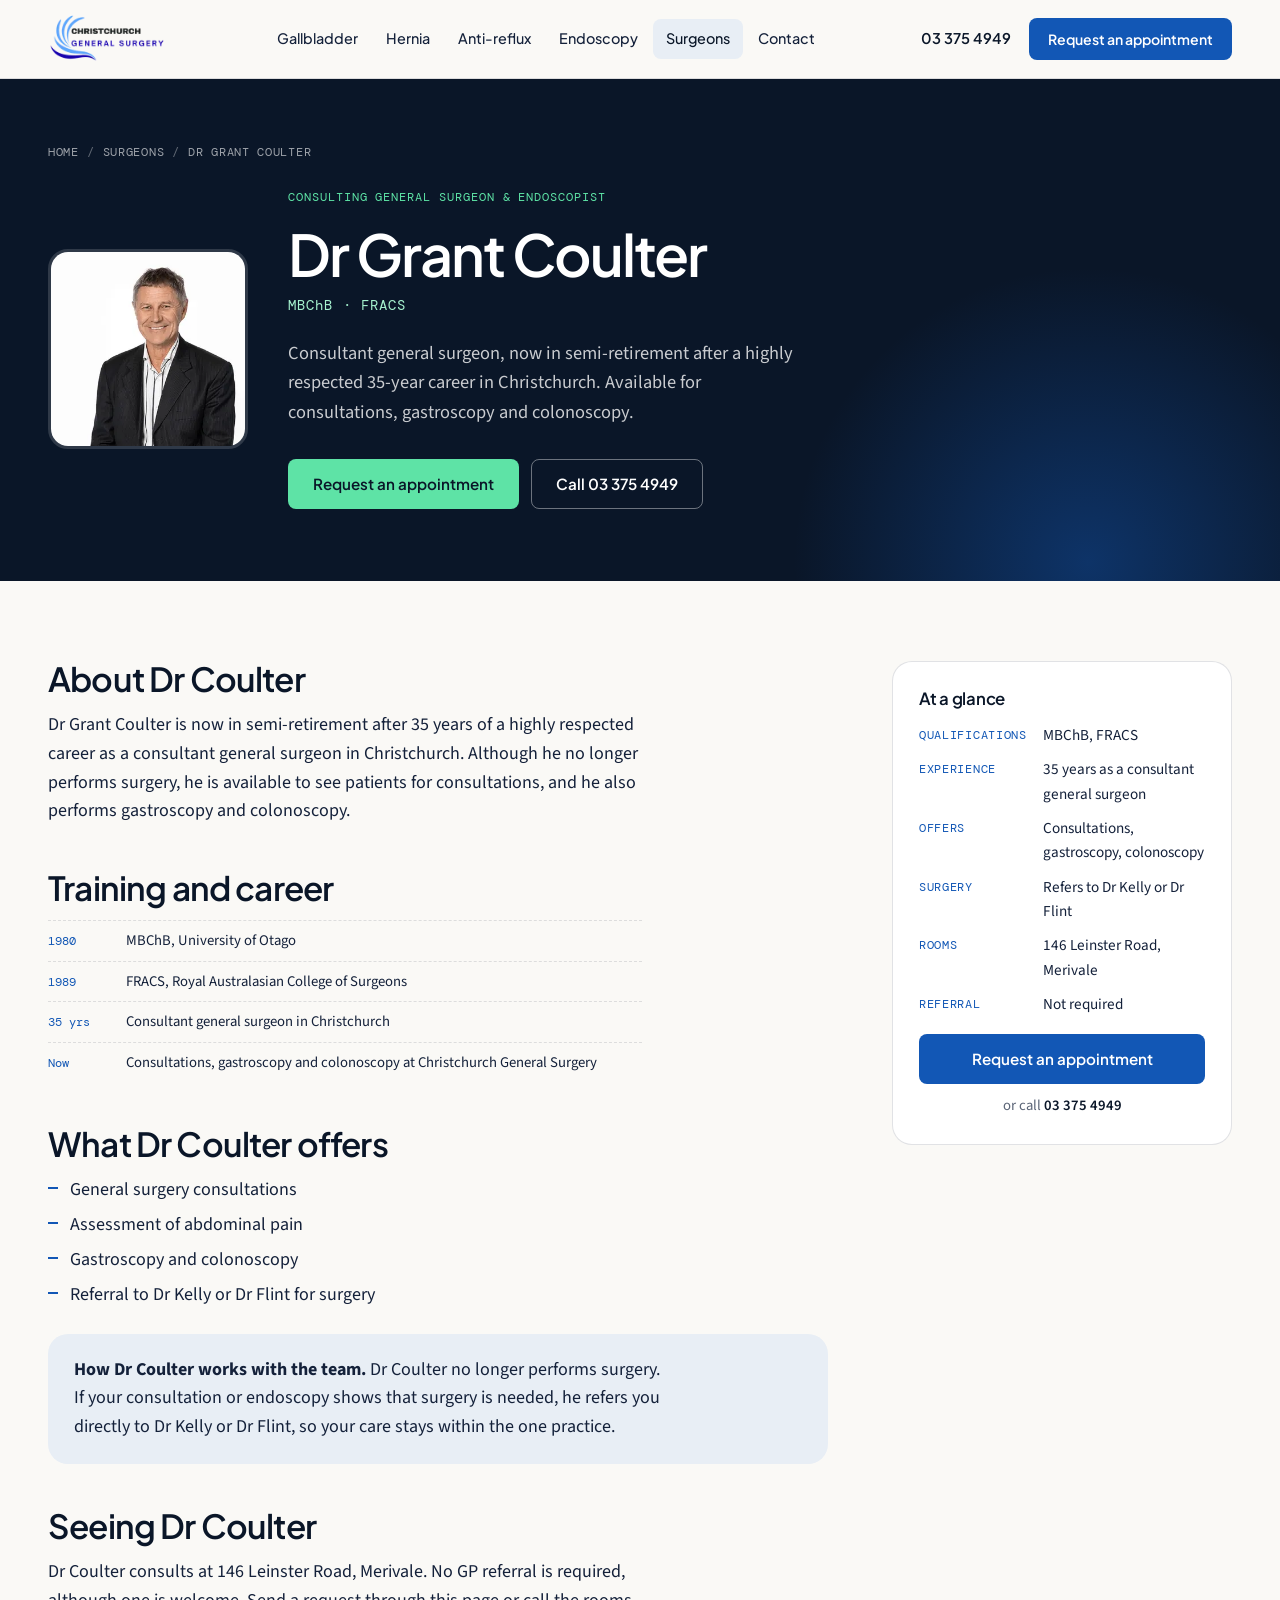
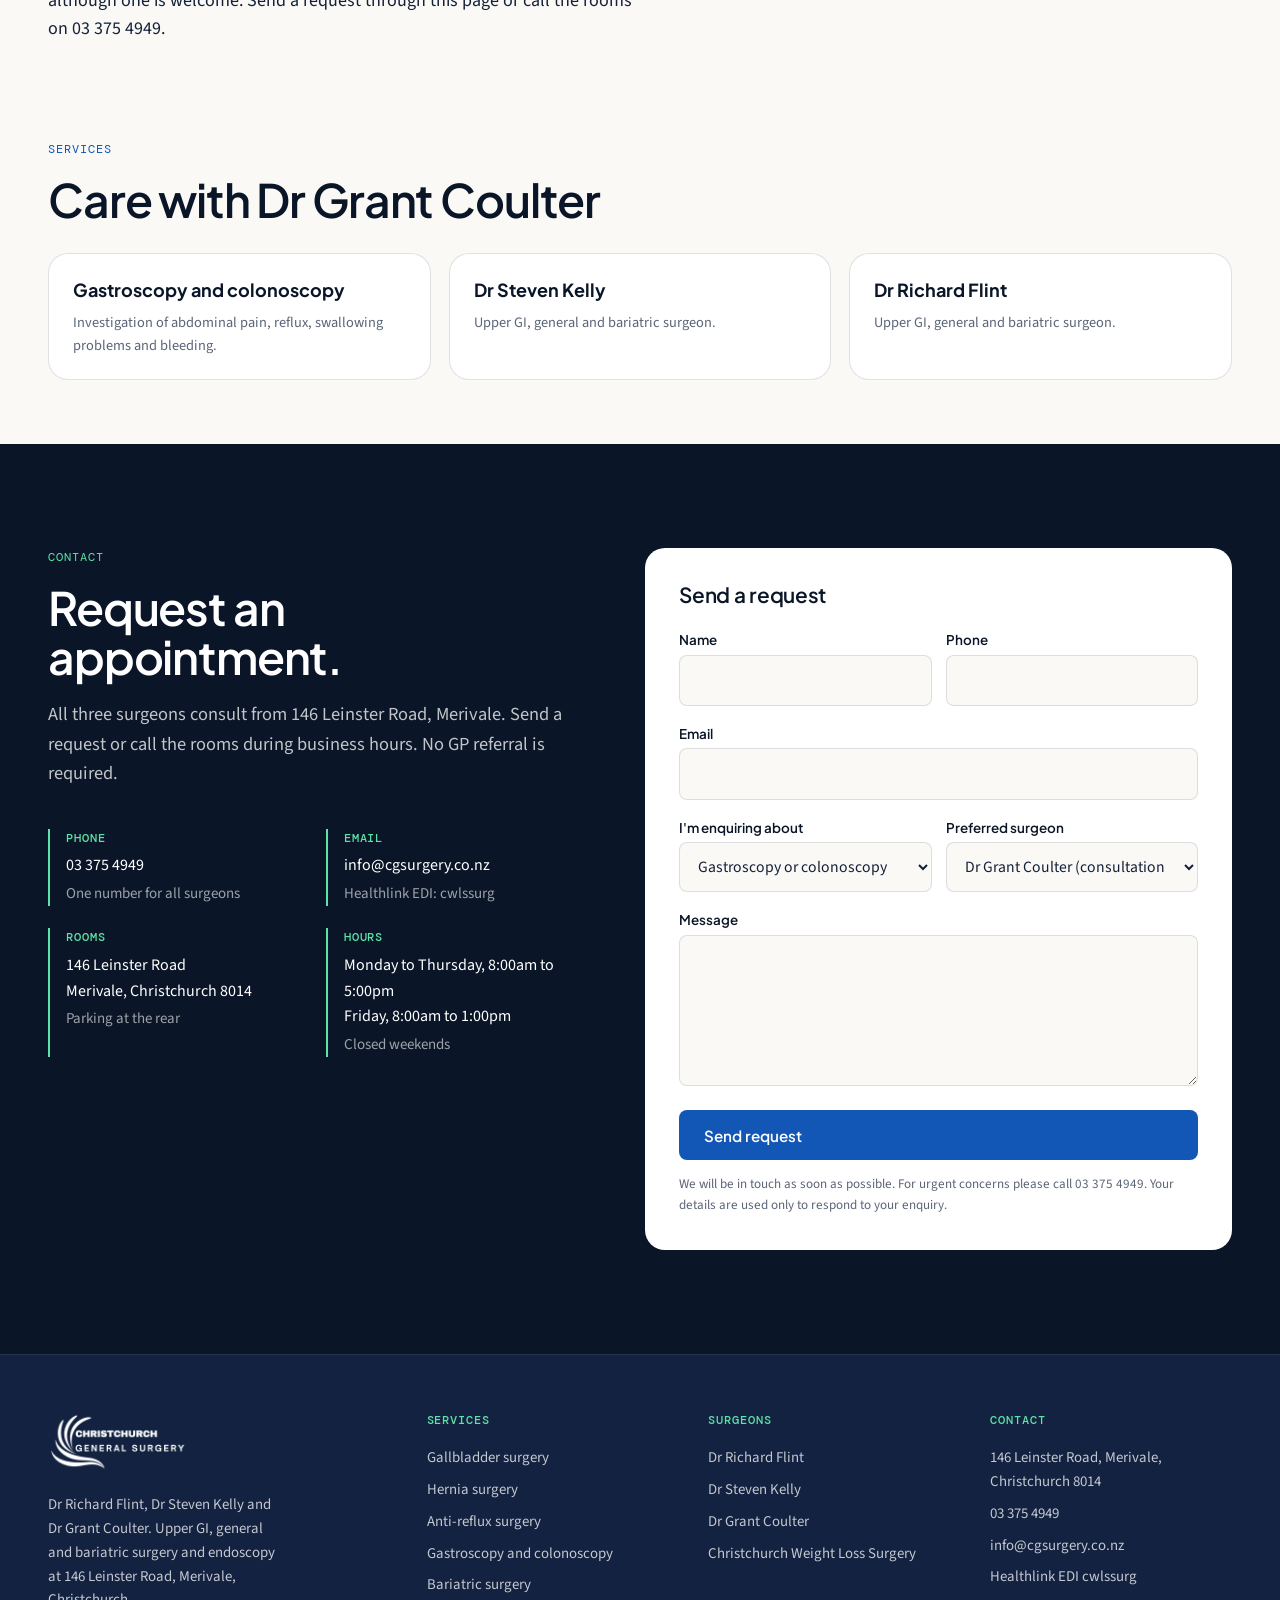
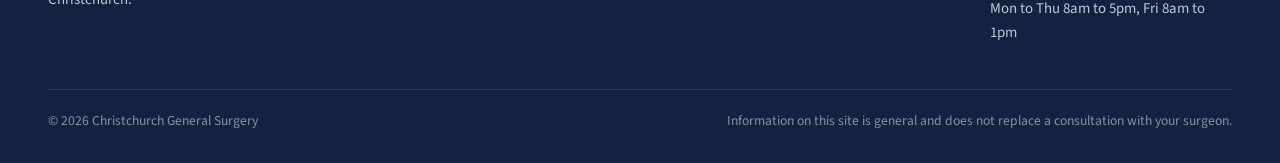
<file: dr-grant-coulter/index.html>
<!DOCTYPE html>
<html lang="en-NZ">
<head>
<meta charset="UTF-8">
<meta name="viewport" content="width=device-width, initial-scale=1.0">
<title>Dr Grant Coulter | Consulting General Surgeon &amp; Endoscopist Christchurch</title>
<meta name="description" content="Dr Grant Coulter (MBChB, FRACS) is a consulting general surgeon in Christchurch with a 35-year career. Consultations, assessment of abdominal pain, gastroscopy and colonoscopy at 146 Leinster Road, Merivale.">
<meta name="robots" content="index, follow, max-image-preview:large, max-snippet:-1">
<link rel="canonical" href="https://christchurchgeneralsurgery.co.nz/dr-grant-coulter/">
<meta name="theme-color" content="#0A1628">
<meta name="geo.region" content="NZ-CAN">
<meta name="geo.placename" content="Merivale, Christchurch">
<meta property="og:type" content="profile">
<meta property="og:site_name" content="Christchurch General Surgery">
<meta property="og:locale" content="en_NZ">
<meta property="og:title" content="Dr Grant Coulter | Consulting General Surgeon &amp; Endoscopist Christchurch">
<meta property="og:description" content="Dr Grant Coulter (MBChB, FRACS) is a consulting general surgeon in Christchurch with a 35-year career. Consultations, assessment of abdominal pain, gastroscopy and colonoscopy at 146 Leinster Road, Merivale.">
<meta property="og:url" content="https://christchurchgeneralsurgery.co.nz/dr-grant-coulter/">
<meta property="og:image" content="https://christchurchgeneralsurgery.co.nz/images/dr-grant-coulter-surgeon-endoscopist-christchurch.jpg">
<meta property="og:image:width" content="600">
<meta property="og:image:height" content="600">
<meta name="twitter:card" content="summary">
<meta name="twitter:title" content="Dr Grant Coulter | Consulting General Surgeon &amp; Endoscopist Christchurch">
<meta name="twitter:description" content="Dr Grant Coulter (MBChB, FRACS) is a consulting general surgeon in Christchurch with a 35-year career. Consultations, assessment of abdominal pain, gastroscopy and colonoscopy at 146 Leinster Road, Merivale.">
<meta name="twitter:image" content="https://christchurchgeneralsurgery.co.nz/images/dr-grant-coulter-surgeon-endoscopist-christchurch.jpg">
<link rel="icon" href="/favicon.svg" type="image/svg+xml">
<link rel="icon" href="/favicon-32.png" sizes="32x32" type="image/png">
<link rel="apple-touch-icon" href="/apple-touch-icon.png">
<link rel="manifest" href="/site.webmanifest">
<script async src="https://www.googletagmanager.com/gtag/js?id=G-P8L0BK0NYY"></script>
<script>
window.dataLayer=window.dataLayer||[];function gtag(){dataLayer.push(arguments);}gtag('js',new Date());
gtag('config','G-P8L0BK0NYY');
/* Google Ads conversion tracking: 'Submit lead form' conversion action (fires on /thank-you/). */
window.CGS_ADS_ID='AW-7681049665';
window.CGS_ADS_CONVERSION_LABEL='76OHCMGIzs4cEKjw5ptE';
if(window.CGS_ADS_ID){gtag('config',window.CGS_ADS_ID,{allow_enhanced_conversions:true});}
</script>
<link rel="preload" href="/fonts/plus-jakarta-sans.woff2" as="font" type="font/woff2" crossorigin>
<link rel="preload" href="/fonts/source-sans-3.woff2" as="font" type="font/woff2" crossorigin>
<link rel="stylesheet" href="/css/site.css">
<script type="application/ld+json">{
 "@context": "https://schema.org",
 "@type": "ProfilePage",
 "@id": "https://christchurchgeneralsurgery.co.nz/dr-grant-coulter/#webpage",
 "url": "https://christchurchgeneralsurgery.co.nz/dr-grant-coulter/",
 "name": "Dr Grant Coulter | Consulting General Surgeon & Endoscopist Christchurch",
 "description": "Dr Grant Coulter (MBChB, FRACS) is a consulting general surgeon in Christchurch with a 35-year career. Consultations, assessment of abdominal pain, gastroscopy and colonoscopy at 146 Leinster Road, Merivale.",
 "inLanguage": "en-NZ",
 "isPartOf": {
  "@id": "https://christchurchgeneralsurgery.co.nz/#website"
 },
 "mainEntity": {
  "@type": "Physician",
  "@id": "https://christchurchgeneralsurgery.co.nz/#coulter",
  "name": "Dr Grant Coulter",
  "jobTitle": "Consulting General Surgeon and Endoscopist",
  "description": "MBChB, FRACS. Consultant general surgeon now in semi-retirement after a highly respected 35-year career in Christchurch. Available for consultations, assessment of abdominal pain, gastroscopy and colonoscopy. No longer performs surgery; refers to Dr Kelly or Dr Flint when surgery is needed.",
  "image": "https://christchurchgeneralsurgery.co.nz/images/dr-grant-coulter-surgeon-endoscopist-christchurch.jpg",
  "url": "https://christchurchgeneralsurgery.co.nz/dr-grant-coulter/",
  "worksFor": {
   "@id": "https://christchurchgeneralsurgery.co.nz/#organization"
  },
  "medicalSpecialty": [
   "Surgical",
   "Gastroenterologic"
  ],
  "address": {
   "@type": "PostalAddress",
   "streetAddress": "146 Leinster Road",
   "addressLocality": "Merivale",
   "addressRegion": "Christchurch",
   "postalCode": "8014",
   "addressCountry": "NZ"
  },
  "telephone": "+64-3-375-4949",
  "areaServed": "Christchurch, Canterbury, New Zealand",
  "memberOf": [
   "Royal Australasian College of Surgeons"
  ]
 },
 "dateModified": "2026-10-03"
}</script>
<script type="application/ld+json">{
 "@context": "https://schema.org",
 "@type": "BreadcrumbList",
 "itemListElement": [
  {
   "@type": "ListItem",
   "position": 1,
   "name": "Home",
   "item": "https://christchurchgeneralsurgery.co.nz/"
  },
  {
   "@type": "ListItem",
   "position": 2,
   "name": "Our surgeons",
   "item": "https://christchurchgeneralsurgery.co.nz/#surgeons"
  },
  {
   "@type": "ListItem",
   "position": 3,
   "name": "Dr Grant Coulter",
   "item": "https://christchurchgeneralsurgery.co.nz/dr-grant-coulter/"
  }
 ]
}</script>
</head>
<body>
<a class="skip" href="#main">Skip to content</a>
<nav class="nav" aria-label="Primary">
  <div class="wrap">
    <a class="brand" href="/" aria-label="Christchurch General Surgery home"><img src="/images/cgs-logo-300.webp" alt="Christchurch General Surgery" width="300" height="132"></a>
    <button class="menu" type="button" aria-expanded="false" aria-controls="nav-links" aria-label="Open menu"><span></span><span></span><span></span></button>
    <ul id="nav-links">
      <li><a href="/gallbladder-surgery-christchurch/">Gallbladder</a></li>
      <li><a href="/hernia-surgery-christchurch/">Hernia</a></li>
      <li><a href="/anti-reflux-surgery-christchurch/">Anti-reflux</a></li>
      <li><a href="/endoscopy-christchurch/">Endoscopy</a></li>
      <li><a href="/#surgeons" aria-current="page">Surgeons</a></li>
      <li><a href="/#contact">Contact</a></li>
    </ul>
    <div class="right">
      <a class="phone" href="tel:+6433754949">03 375 4949</a>
      <a class="btn btn-p" href="/#contact">Request an appointment</a>
    </div>
  </div>
</nav>
<main id="main">
<header class="page-hero profile-hero">
  <div class="wrap">
    <ol class="crumbs"><li><a href="/">Home</a></li><li><a href="/#surgeons">Surgeons</a></li><li>Dr Grant Coulter</li></ol>
    <div class="ph-grid">
      <img src="/images/dr-grant-coulter-surgeon-endoscopist-christchurch-600.webp" srcset="/images/dr-grant-coulter-surgeon-endoscopist-christchurch-160.webp 160w, /images/dr-grant-coulter-surgeon-endoscopist-christchurch-340.webp 340w, /images/dr-grant-coulter-surgeon-endoscopist-christchurch-600.webp 600w" sizes="(max-width:640px) 140px, 200px" alt="Dr Grant Coulter, Consulting General Surgeon and Endoscopist, Christchurch" width="600" height="600" fetchpriority="high">
      <div>
        <span class="mono">Consulting General Surgeon &amp; Endoscopist</span>
        <h1>Dr Grant Coulter</h1>
        <p class="ph-quals">MBChB · FRACS</p>
        <p>Consultant general surgeon, now in semi-retirement after a highly respected 35-year career in Christchurch. Available for consultations, gastroscopy and colonoscopy.</p>
        <div class="ctas">
          <a class="btn btn-m" href="#contact">Request an appointment</a>
          <a class="btn btn-w" href="tel:+6433754949">Call 03 375 4949</a>
        </div>
      </div>
    </div>
  </div>
</header>
<section class="svc-body">
  <div class="wrap">
    <article class="prose">
      <h2>About Dr Coulter</h2>
      <p>Dr Grant Coulter is now in semi-retirement after 35 years of a highly respected career as a consultant general surgeon in Christchurch. Although he no longer performs surgery, he is available to see patients for consultations, and he also performs gastroscopy and colonoscopy.</p>
      <h2>Training and career</h2>
      <ul class="tl">
        <li><span>1980</span>MBChB, University of Otago</li>
        <li><span>1989</span>FRACS, Royal Australasian College of Surgeons</li>
        <li><span>35 yrs</span>Consultant general surgeon in Christchurch</li>
        <li><span>Now</span>Consultations, gastroscopy and colonoscopy at Christchurch General Surgery</li>
      </ul>
      <h2>What Dr Coulter offers</h2>
      <ul>
        <li>General surgery consultations</li>
        <li>Assessment of abdominal pain</li>
        <li><a href="/endoscopy-christchurch/">Gastroscopy and colonoscopy</a></li>
        <li>Referral to Dr Kelly or Dr Flint for surgery</li>
      </ul>
      <div class="callout"><p><strong>How Dr Coulter works with the team.</strong> Dr Coulter no longer performs surgery. If your consultation or endoscopy shows that surgery is needed, he refers you directly to <a href="/dr-steven-kelly/">Dr Kelly</a> or <a href="/dr-richard-flint/">Dr Flint</a>, so your care stays within the one practice.</p></div>
      <h2>Seeing Dr Coulter</h2>
      <p>Dr Coulter consults at 146 Leinster Road, Merivale. No GP referral is required, although one is welcome. Send a request through this page or call the rooms on 03 375 4949.</p>
    </article>
    <aside class="aside">
      <div class="facts">
        <h3>At a glance</h3>
        <dl><dt>Qualifications</dt><dd>MBChB, FRACS</dd><dt>Experience</dt><dd>35 years as a consultant general surgeon</dd><dt>Offers</dt><dd>Consultations, gastroscopy, colonoscopy</dd><dt>Surgery</dt><dd>Refers to Dr Kelly or Dr Flint</dd><dt>Rooms</dt><dd>146 Leinster Road, Merivale</dd><dt>Referral</dt><dd>Not required</dd></dl>
        <a class="btn btn-p" href="#contact">Request an appointment</a>
        <p class="call">or call <a href="tel:+6433754949">03 375 4949</a></p>
      </div>
    </aside>
  </div>
</section>
<section class="related" style="padding-top:0">
  <div class="wrap">
    <span class="mono">Services</span>
    <h2>Care with Dr Grant Coulter</h2>
    <div class="rel-grid"><a href="/endoscopy-christchurch/"><b>Gastroscopy and colonoscopy</b><span>Investigation of abdominal pain, reflux, swallowing problems and bleeding.</span></a><a href="/dr-steven-kelly/"><b>Dr Steven Kelly</b><span>Upper GI, general and bariatric surgeon.</span></a><a href="/dr-richard-flint/"><b>Dr Richard Flint</b><span>Upper GI, general and bariatric surgeon.</span></a></div>
  </div>
</section>
<section class="contact" id="contact">
  <div class="wrap">
    <div>
      <span class="mono">Contact</span>
      <h2>Request an appointment.</h2>
      <p class="lede" style="margin-top:18px">All three surgeons consult from 146 Leinster Road, Merivale. Send a request or call the rooms during business hours. No GP referral is required.</p>
      <div class="cinfo">
        <div><span class="lbl">Phone</span><p><a href="tel:+6433754949">03 375 4949</a></p><small>One number for all surgeons</small></div>
        <div><span class="lbl">Email</span><p><a href="mailto:info@cgsurgery.co.nz">info@cgsurgery.co.nz</a></p><small>Healthlink EDI: cwlssurg</small></div>
        <div><span class="lbl">Rooms</span><p>146 Leinster Road<br>Merivale, Christchurch 8014</p><small>Parking at the rear</small></div>
        <div><span class="lbl">Hours</span><p>Monday to Thursday, 8:00am to 5:00pm<br>Friday, 8:00am to 1:00pm</p><small>Closed weekends</small></div>
      </div>
    </div>
    <form name="contact" method="POST" action="/thank-you/" data-netlify="true" netlify-honeypot="bot-field">
      <input type="hidden" name="form-name" value="contact">
      <input type="hidden" name="page" value="/dr-grant-coulter/">
      <input type="hidden" name="subject" value="Website enquiry - Christchurch General Surgery">
      <p class="hp" aria-hidden="true"><label>Leave this field empty <input name="bot-field" tabindex="-1" autocomplete="off"></label></p>
      <h3>Send a request</h3>
      <div class="row">
        <div><label for="coulter-name">Name</label><input id="coulter-name" name="name" autocomplete="name" required></div>
        <div><label for="coulter-phone">Phone</label><input id="coulter-phone" name="phone" type="tel" autocomplete="tel"></div>
      </div>
      <div><label for="coulter-email">Email</label><input id="coulter-email" name="email" type="email" autocomplete="email" required></div>
      <div class="row">
        <div><label for="coulter-topic">I'm enquiring about</label><select id="coulter-topic" name="topic"><option>Gallbladder</option><option>Hernia</option><option>Anti-reflux surgery</option><option>Abdominal pain</option><option selected>Gastroscopy or colonoscopy</option><option>Bariatric surgery</option><option>Something else</option></select></div>
        <div><label for="coulter-surgeon">Preferred surgeon</label><select id="coulter-surgeon" name="surgeon"><option>Any surgeon</option><option>Dr Richard Flint</option><option>Dr Steven Kelly</option><option selected>Dr Grant Coulter (consultation or endoscopy)</option></select></div>
      </div>
      <div><label for="coulter-message">Message</label><textarea id="coulter-message" name="message" rows="5"></textarea></div>
      <button class="btn btn-p" type="submit">Send request</button>
      <small>We will be in touch as soon as possible. For urgent concerns please call 03 375 4949. Your details are used only to respond to your enquiry.</small>
    </form>
  </div>
</section>

</main>
<footer>
  <div class="wrap">
    <div class="fgrid">
      <div><img src="/images/cgs-logo-300.webp" alt="Christchurch General Surgery" width="300" height="132" loading="lazy"><p style="font-size:.93rem;max-width:34ch">Dr Richard Flint, Dr Steven Kelly and Dr Grant Coulter. Upper GI, general and bariatric surgery and endoscopy at 146 Leinster Road, Merivale, Christchurch.</p></div>
      <div><span class="fh">Services</span><ul><li><a href="/gallbladder-surgery-christchurch/">Gallbladder surgery</a></li><li><a href="/hernia-surgery-christchurch/">Hernia surgery</a></li><li><a href="/anti-reflux-surgery-christchurch/">Anti-reflux surgery</a></li><li><a href="/endoscopy-christchurch/">Gastroscopy and colonoscopy</a></li><li><a href="https://cwls.co.nz" rel="noopener">Bariatric surgery</a></li></ul></div>
      <div><span class="fh">Surgeons</span><ul><li><a href="/dr-richard-flint/">Dr Richard Flint</a></li><li><a href="/dr-steven-kelly/">Dr Steven Kelly</a></li><li><a href="/dr-grant-coulter/">Dr Grant Coulter</a></li><li><a href="https://cwls.co.nz" rel="noopener">Christchurch Weight Loss Surgery</a></li></ul></div>
      <div><span class="fh">Contact</span><ul><li>146 Leinster Road, Merivale, Christchurch 8014</li><li><a href="tel:+6433754949">03 375 4949</a></li><li><a href="mailto:info@cgsurgery.co.nz">info@cgsurgery.co.nz</a></li><li>Healthlink EDI cwlssurg</li><li>Mon to Thu 8am to 5pm, Fri 8am to 1pm</li></ul></div>
    </div>
    <div class="fbot"><span>&copy; 2026 Christchurch General Surgery</span><span>Information on this site is general and does not replace a consultation with your surgeon.</span></div>
  </div>
</footer>
<script src="/js/site.js" defer></script>
</body>
</html>
</file>
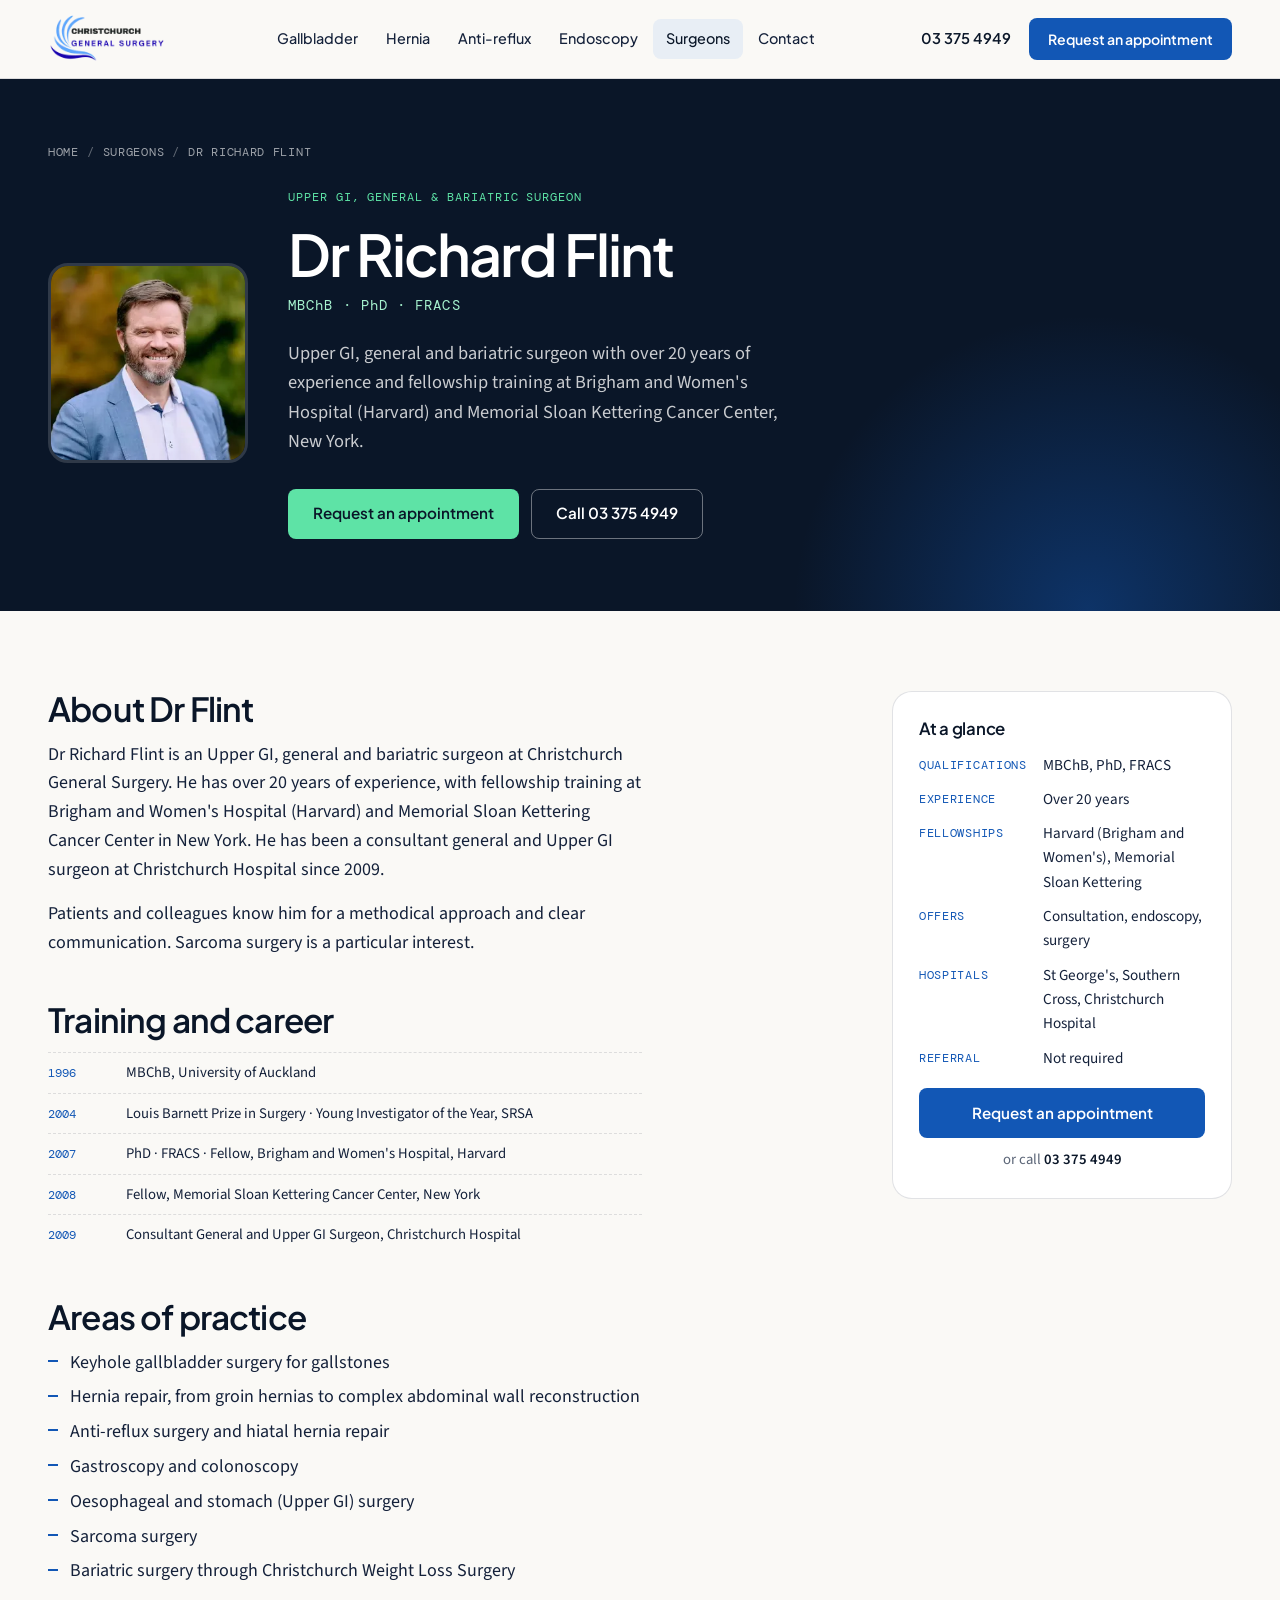
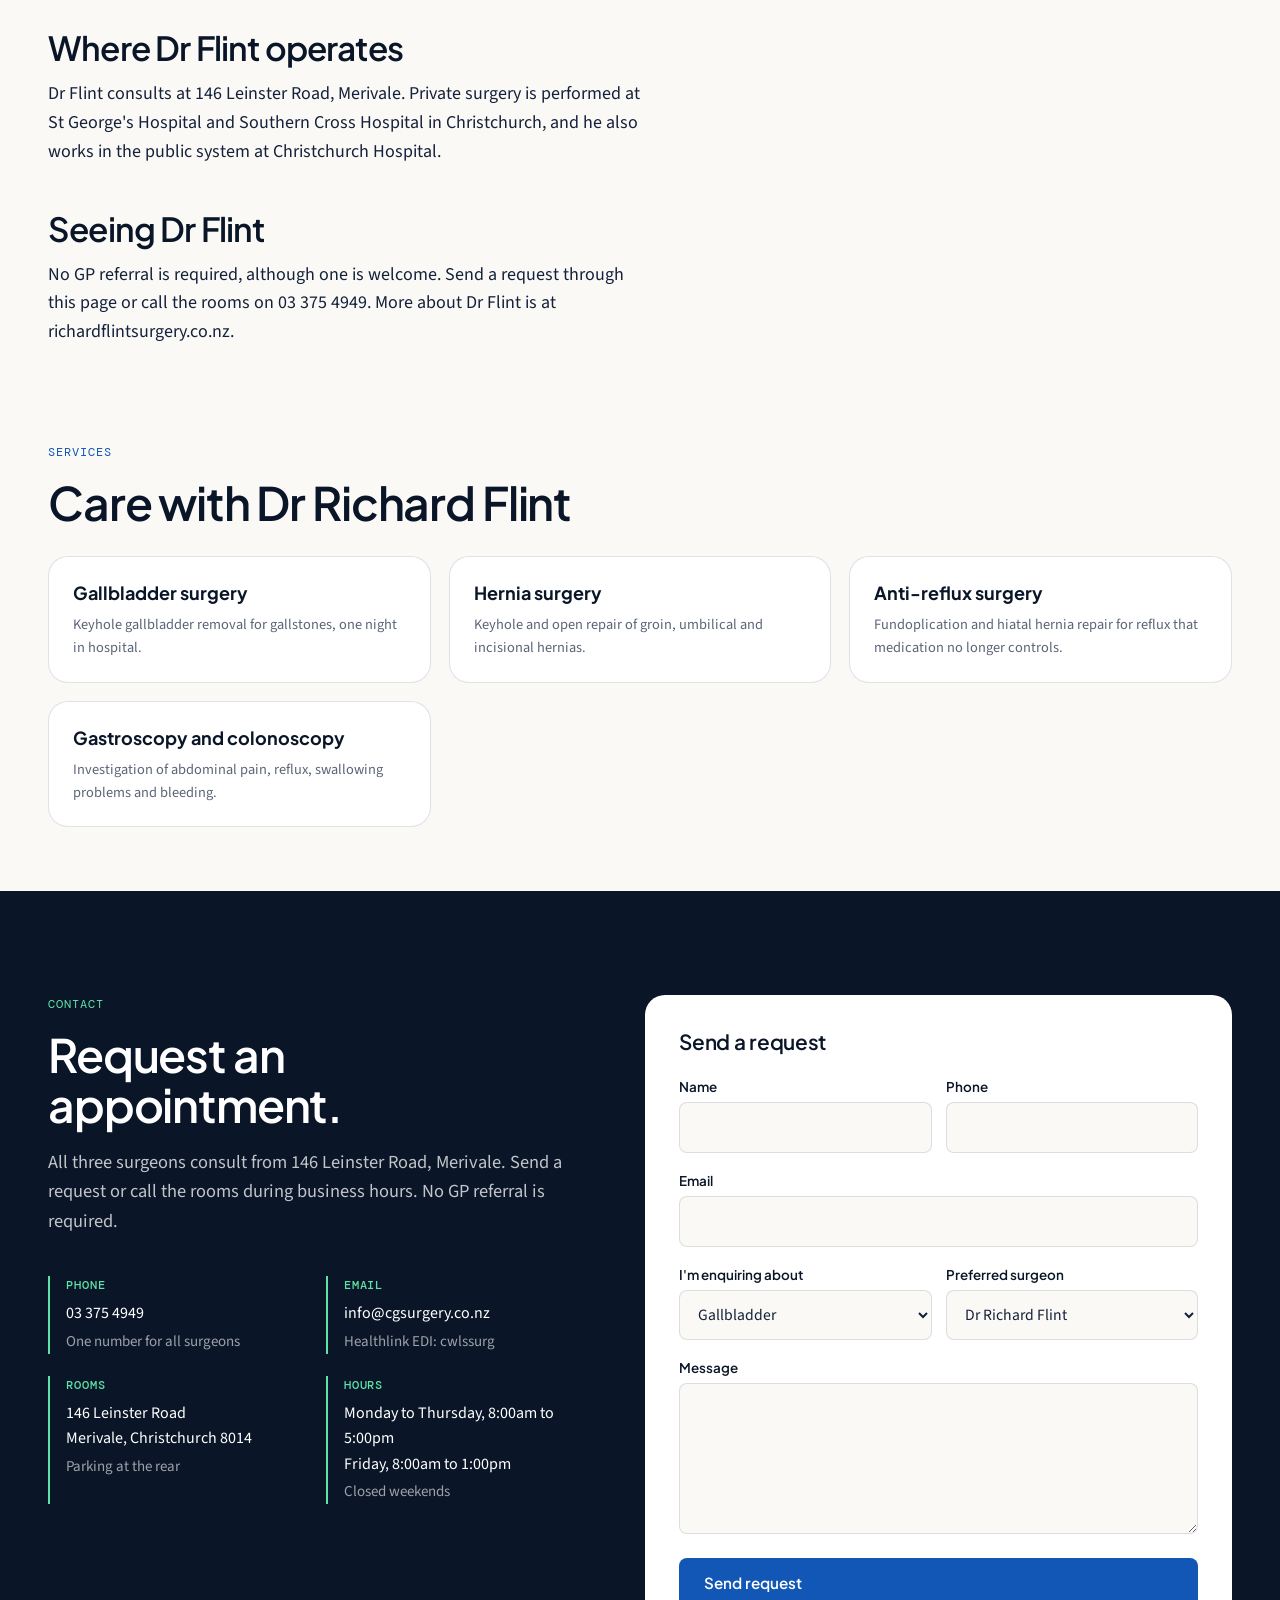
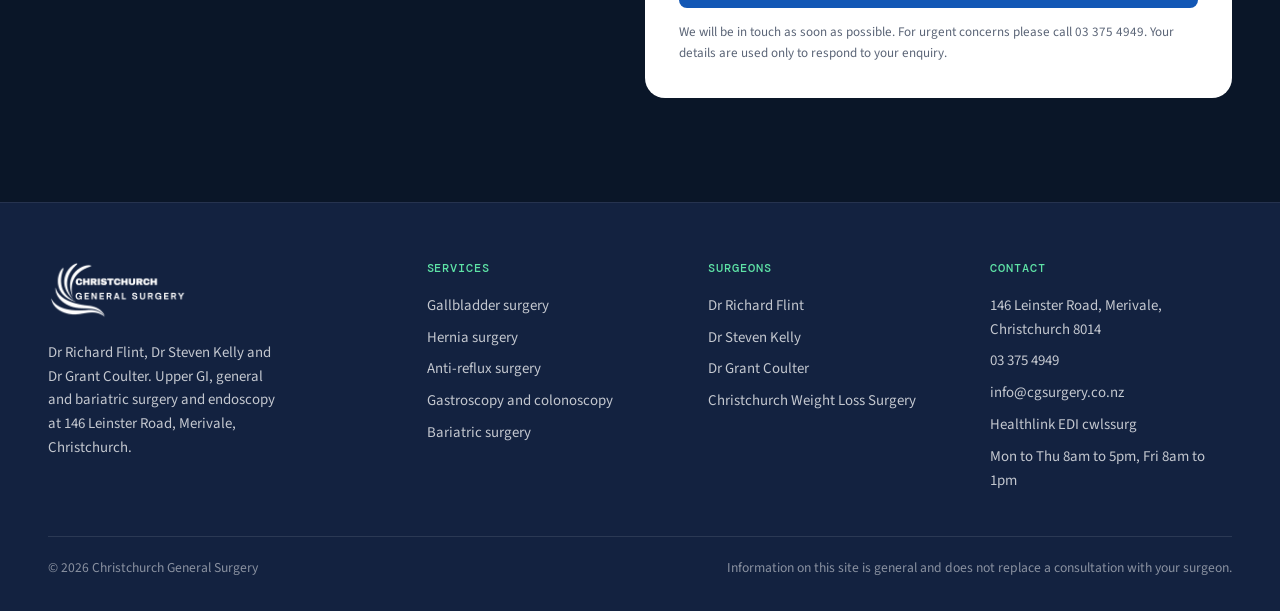
<file: dr-richard-flint/index.html>
<!DOCTYPE html>
<html lang="en-NZ">
<head>
<meta charset="UTF-8">
<meta name="viewport" content="width=device-width, initial-scale=1.0">
<title>Dr Richard Flint | Upper GI, General &amp; Bariatric Surgeon Christchurch</title>
<meta name="description" content="Dr Richard Flint (MBChB, PhD, FRACS) is an Upper GI, general and bariatric surgeon in Christchurch, fellowship-trained at Harvard and Memorial Sloan Kettering. Consultation, endoscopy and surgery at 146 Leinster Road, Merivale.">
<meta name="robots" content="index, follow, max-image-preview:large, max-snippet:-1">
<link rel="canonical" href="https://christchurchgeneralsurgery.co.nz/dr-richard-flint/">
<meta name="theme-color" content="#0A1628">
<meta name="geo.region" content="NZ-CAN">
<meta name="geo.placename" content="Merivale, Christchurch">
<meta property="og:type" content="profile">
<meta property="og:site_name" content="Christchurch General Surgery">
<meta property="og:locale" content="en_NZ">
<meta property="og:title" content="Dr Richard Flint | Upper GI, General &amp; Bariatric Surgeon Christchurch">
<meta property="og:description" content="Dr Richard Flint (MBChB, PhD, FRACS) is an Upper GI, general and bariatric surgeon in Christchurch, fellowship-trained at Harvard and Memorial Sloan Kettering. Consultation, endoscopy and surgery at 146 Leinster Road, Merivale.">
<meta property="og:url" content="https://christchurchgeneralsurgery.co.nz/dr-richard-flint/">
<meta property="og:image" content="https://christchurchgeneralsurgery.co.nz/images/dr-richard-flint-surgeon-christchurch.jpg">
<meta property="og:image:width" content="532">
<meta property="og:image:height" content="466">
<meta name="twitter:card" content="summary">
<meta name="twitter:title" content="Dr Richard Flint | Upper GI, General &amp; Bariatric Surgeon Christchurch">
<meta name="twitter:description" content="Dr Richard Flint (MBChB, PhD, FRACS) is an Upper GI, general and bariatric surgeon in Christchurch, fellowship-trained at Harvard and Memorial Sloan Kettering. Consultation, endoscopy and surgery at 146 Leinster Road, Merivale.">
<meta name="twitter:image" content="https://christchurchgeneralsurgery.co.nz/images/dr-richard-flint-surgeon-christchurch.jpg">
<link rel="icon" href="/favicon.svg" type="image/svg+xml">
<link rel="icon" href="/favicon-32.png" sizes="32x32" type="image/png">
<link rel="apple-touch-icon" href="/apple-touch-icon.png">
<link rel="manifest" href="/site.webmanifest">
<script async src="https://www.googletagmanager.com/gtag/js?id=G-P8L0BK0NYY"></script>
<script>
window.dataLayer=window.dataLayer||[];function gtag(){dataLayer.push(arguments);}gtag('js',new Date());
gtag('config','G-P8L0BK0NYY');
/* Google Ads conversion tracking: 'Submit lead form' conversion action (fires on /thank-you/). */
window.CGS_ADS_ID='AW-7681049665';
window.CGS_ADS_CONVERSION_LABEL='76OHCMGIzs4cEKjw5ptE';
if(window.CGS_ADS_ID){gtag('config',window.CGS_ADS_ID,{allow_enhanced_conversions:true});}
</script>
<link rel="preload" href="/fonts/plus-jakarta-sans.woff2" as="font" type="font/woff2" crossorigin>
<link rel="preload" href="/fonts/source-sans-3.woff2" as="font" type="font/woff2" crossorigin>
<link rel="stylesheet" href="/css/site.css">
<script type="application/ld+json">{
 "@context": "https://schema.org",
 "@type": "ProfilePage",
 "@id": "https://christchurchgeneralsurgery.co.nz/dr-richard-flint/#webpage",
 "url": "https://christchurchgeneralsurgery.co.nz/dr-richard-flint/",
 "name": "Dr Richard Flint | Upper GI, General & Bariatric Surgeon Christchurch",
 "description": "Dr Richard Flint (MBChB, PhD, FRACS) is an Upper GI, general and bariatric surgeon in Christchurch, fellowship-trained at Harvard and Memorial Sloan Kettering. Consultation, endoscopy and surgery at 146 Leinster Road, Merivale.",
 "inLanguage": "en-NZ",
 "isPartOf": {
  "@id": "https://christchurchgeneralsurgery.co.nz/#website"
 },
 "mainEntity": {
  "@type": "Physician",
  "@id": "https://christchurchgeneralsurgery.co.nz/#flint",
  "name": "Dr Richard Flint",
  "jobTitle": "Upper GI, General and Bariatric Surgeon",
  "description": "MBChB, PhD, FRACS. Fellowship-trained at Brigham and Women's Hospital (Harvard) and Memorial Sloan Kettering Cancer Center. Upper GI, general and sarcoma surgery in Christchurch.",
  "image": "https://christchurchgeneralsurgery.co.nz/images/dr-richard-flint-surgeon-christchurch.jpg",
  "url": "https://christchurchgeneralsurgery.co.nz/dr-richard-flint/",
  "worksFor": {
   "@id": "https://christchurchgeneralsurgery.co.nz/#organization"
  },
  "medicalSpecialty": [
   "Surgical",
   "Gastroenterologic"
  ],
  "address": {
   "@type": "PostalAddress",
   "streetAddress": "146 Leinster Road",
   "addressLocality": "Merivale",
   "addressRegion": "Christchurch",
   "postalCode": "8014",
   "addressCountry": "NZ"
  },
  "telephone": "+64-3-375-4949",
  "areaServed": "Christchurch, Canterbury, New Zealand",
  "memberOf": [
   "Royal Australasian College of Surgeons",
   "ANZMOSS"
  ],
  "sameAs": [
   "https://richardflintsurgery.co.nz"
  ]
 },
 "dateModified": "2026-10-03"
}</script>
<script type="application/ld+json">{
 "@context": "https://schema.org",
 "@type": "BreadcrumbList",
 "itemListElement": [
  {
   "@type": "ListItem",
   "position": 1,
   "name": "Home",
   "item": "https://christchurchgeneralsurgery.co.nz/"
  },
  {
   "@type": "ListItem",
   "position": 2,
   "name": "Our surgeons",
   "item": "https://christchurchgeneralsurgery.co.nz/#surgeons"
  },
  {
   "@type": "ListItem",
   "position": 3,
   "name": "Dr Richard Flint",
   "item": "https://christchurchgeneralsurgery.co.nz/dr-richard-flint/"
  }
 ]
}</script>
</head>
<body>
<a class="skip" href="#main">Skip to content</a>
<nav class="nav" aria-label="Primary">
  <div class="wrap">
    <a class="brand" href="/" aria-label="Christchurch General Surgery home"><img src="/images/cgs-logo-300.webp" alt="Christchurch General Surgery" width="300" height="132"></a>
    <button class="menu" type="button" aria-expanded="false" aria-controls="nav-links" aria-label="Open menu"><span></span><span></span><span></span></button>
    <ul id="nav-links">
      <li><a href="/gallbladder-surgery-christchurch/">Gallbladder</a></li>
      <li><a href="/hernia-surgery-christchurch/">Hernia</a></li>
      <li><a href="/anti-reflux-surgery-christchurch/">Anti-reflux</a></li>
      <li><a href="/endoscopy-christchurch/">Endoscopy</a></li>
      <li><a href="/#surgeons" aria-current="page">Surgeons</a></li>
      <li><a href="/#contact">Contact</a></li>
    </ul>
    <div class="right">
      <a class="phone" href="tel:+6433754949">03 375 4949</a>
      <a class="btn btn-p" href="/#contact">Request an appointment</a>
    </div>
  </div>
</nav>
<main id="main">
<header class="page-hero profile-hero">
  <div class="wrap">
    <ol class="crumbs"><li><a href="/">Home</a></li><li><a href="/#surgeons">Surgeons</a></li><li>Dr Richard Flint</li></ol>
    <div class="ph-grid">
      <img src="/images/dr-richard-flint-surgeon-christchurch-532.webp" srcset="/images/dr-richard-flint-surgeon-christchurch-160.webp 160w, /images/dr-richard-flint-surgeon-christchurch-340.webp 340w, /images/dr-richard-flint-surgeon-christchurch-532.webp 532w" sizes="(max-width:640px) 140px, 200px" alt="Dr Richard Flint, Upper GI, General and Bariatric Surgeon, Christchurch" width="532" height="466" fetchpriority="high">
      <div>
        <span class="mono">Upper GI, General &amp; Bariatric Surgeon</span>
        <h1>Dr Richard Flint</h1>
        <p class="ph-quals">MBChB · PhD · FRACS</p>
        <p>Upper GI, general and bariatric surgeon with over 20 years of experience and fellowship training at Brigham and Women's Hospital (Harvard) and Memorial Sloan Kettering Cancer Center, New York.</p>
        <div class="ctas">
          <a class="btn btn-m" href="#contact">Request an appointment</a>
          <a class="btn btn-w" href="tel:+6433754949">Call 03 375 4949</a>
        </div>
      </div>
    </div>
  </div>
</header>
<section class="svc-body">
  <div class="wrap">
    <article class="prose">
      <h2>About Dr Flint</h2>
      <p>Dr Richard Flint is an Upper GI, general and bariatric surgeon at Christchurch General Surgery. He has over 20 years of experience, with fellowship training at Brigham and Women's Hospital (Harvard) and Memorial Sloan Kettering Cancer Center in New York. He has been a consultant general and Upper GI surgeon at Christchurch Hospital since 2009.</p>
      <p>Patients and colleagues know him for a methodical approach and clear communication. Sarcoma surgery is a particular interest.</p>
      <h2>Training and career</h2>
      <ul class="tl">
        <li><span>1996</span>MBChB, University of Auckland</li>
        <li><span>2004</span>Louis Barnett Prize in Surgery · Young Investigator of the Year, SRSA</li>
        <li><span>2007</span>PhD · FRACS · Fellow, Brigham and Women's Hospital, Harvard</li>
        <li><span>2008</span>Fellow, Memorial Sloan Kettering Cancer Center, New York</li>
        <li><span>2009</span>Consultant General and Upper GI Surgeon, Christchurch Hospital</li>
      </ul>
      <h2>Areas of practice</h2>
      <ul>
        <li><a href="/gallbladder-surgery-christchurch/">Keyhole gallbladder surgery</a> for gallstones</li>
        <li><a href="/hernia-surgery-christchurch/">Hernia repair</a>, from groin hernias to complex abdominal wall reconstruction</li>
        <li><a href="/anti-reflux-surgery-christchurch/">Anti-reflux surgery</a> and hiatal hernia repair</li>
        <li><a href="/endoscopy-christchurch/">Gastroscopy and colonoscopy</a></li>
        <li>Oesophageal and stomach (Upper GI) surgery</li>
        <li>Sarcoma surgery</li>
        <li>Bariatric surgery through <a href="https://cwls.co.nz" rel="noopener">Christchurch Weight Loss Surgery</a></li>
      </ul>
      <h2>Where Dr Flint operates</h2>
      <p>Dr Flint consults at 146 Leinster Road, Merivale. Private surgery is performed at St George's Hospital and Southern Cross Hospital in Christchurch, and he also works in the public system at Christchurch Hospital.</p>
      <h2>Seeing Dr Flint</h2>
      <p>No GP referral is required, although one is welcome. Send a request through this page or call the rooms on 03 375 4949. More about Dr Flint is at <a href="https://richardflintsurgery.co.nz" rel="noopener">richardflintsurgery.co.nz</a>.</p>
    </article>
    <aside class="aside">
      <div class="facts">
        <h3>At a glance</h3>
        <dl><dt>Qualifications</dt><dd>MBChB, PhD, FRACS</dd><dt>Experience</dt><dd>Over 20 years</dd><dt>Fellowships</dt><dd>Harvard (Brigham and Women's), Memorial Sloan Kettering</dd><dt>Offers</dt><dd>Consultation, endoscopy, surgery</dd><dt>Hospitals</dt><dd>St George's, Southern Cross, Christchurch Hospital</dd><dt>Referral</dt><dd>Not required</dd></dl>
        <a class="btn btn-p" href="#contact">Request an appointment</a>
        <p class="call">or call <a href="tel:+6433754949">03 375 4949</a></p>
      </div>
    </aside>
  </div>
</section>
<section class="related" style="padding-top:0">
  <div class="wrap">
    <span class="mono">Services</span>
    <h2>Care with Dr Richard Flint</h2>
    <div class="rel-grid"><a href="/gallbladder-surgery-christchurch/"><b>Gallbladder surgery</b><span>Keyhole gallbladder removal for gallstones, one night in hospital.</span></a><a href="/hernia-surgery-christchurch/"><b>Hernia surgery</b><span>Keyhole and open repair of groin, umbilical and incisional hernias.</span></a><a href="/anti-reflux-surgery-christchurch/"><b>Anti-reflux surgery</b><span>Fundoplication and hiatal hernia repair for reflux that medication no longer controls.</span></a><a href="/endoscopy-christchurch/"><b>Gastroscopy and colonoscopy</b><span>Investigation of abdominal pain, reflux, swallowing problems and bleeding.</span></a></div>
  </div>
</section>
<section class="contact" id="contact">
  <div class="wrap">
    <div>
      <span class="mono">Contact</span>
      <h2>Request an appointment.</h2>
      <p class="lede" style="margin-top:18px">All three surgeons consult from 146 Leinster Road, Merivale. Send a request or call the rooms during business hours. No GP referral is required.</p>
      <div class="cinfo">
        <div><span class="lbl">Phone</span><p><a href="tel:+6433754949">03 375 4949</a></p><small>One number for all surgeons</small></div>
        <div><span class="lbl">Email</span><p><a href="mailto:info@cgsurgery.co.nz">info@cgsurgery.co.nz</a></p><small>Healthlink EDI: cwlssurg</small></div>
        <div><span class="lbl">Rooms</span><p>146 Leinster Road<br>Merivale, Christchurch 8014</p><small>Parking at the rear</small></div>
        <div><span class="lbl">Hours</span><p>Monday to Thursday, 8:00am to 5:00pm<br>Friday, 8:00am to 1:00pm</p><small>Closed weekends</small></div>
      </div>
    </div>
    <form name="contact" method="POST" action="/thank-you/" data-netlify="true" netlify-honeypot="bot-field">
      <input type="hidden" name="form-name" value="contact">
      <input type="hidden" name="page" value="/dr-richard-flint/">
      <input type="hidden" name="subject" value="Website enquiry - Christchurch General Surgery">
      <p class="hp" aria-hidden="true"><label>Leave this field empty <input name="bot-field" tabindex="-1" autocomplete="off"></label></p>
      <h3>Send a request</h3>
      <div class="row">
        <div><label for="flint-name">Name</label><input id="flint-name" name="name" autocomplete="name" required></div>
        <div><label for="flint-phone">Phone</label><input id="flint-phone" name="phone" type="tel" autocomplete="tel"></div>
      </div>
      <div><label for="flint-email">Email</label><input id="flint-email" name="email" type="email" autocomplete="email" required></div>
      <div class="row">
        <div><label for="flint-topic">I'm enquiring about</label><select id="flint-topic" name="topic"><option>Gallbladder</option><option>Hernia</option><option>Anti-reflux surgery</option><option>Abdominal pain</option><option>Gastroscopy or colonoscopy</option><option>Bariatric surgery</option><option>Something else</option></select></div>
        <div><label for="flint-surgeon">Preferred surgeon</label><select id="flint-surgeon" name="surgeon"><option>Any surgeon</option><option selected>Dr Richard Flint</option><option>Dr Steven Kelly</option><option>Dr Grant Coulter (consultation or endoscopy)</option></select></div>
      </div>
      <div><label for="flint-message">Message</label><textarea id="flint-message" name="message" rows="5"></textarea></div>
      <button class="btn btn-p" type="submit">Send request</button>
      <small>We will be in touch as soon as possible. For urgent concerns please call 03 375 4949. Your details are used only to respond to your enquiry.</small>
    </form>
  </div>
</section>

</main>
<footer>
  <div class="wrap">
    <div class="fgrid">
      <div><img src="/images/cgs-logo-300.webp" alt="Christchurch General Surgery" width="300" height="132" loading="lazy"><p style="font-size:.93rem;max-width:34ch">Dr Richard Flint, Dr Steven Kelly and Dr Grant Coulter. Upper GI, general and bariatric surgery and endoscopy at 146 Leinster Road, Merivale, Christchurch.</p></div>
      <div><span class="fh">Services</span><ul><li><a href="/gallbladder-surgery-christchurch/">Gallbladder surgery</a></li><li><a href="/hernia-surgery-christchurch/">Hernia surgery</a></li><li><a href="/anti-reflux-surgery-christchurch/">Anti-reflux surgery</a></li><li><a href="/endoscopy-christchurch/">Gastroscopy and colonoscopy</a></li><li><a href="https://cwls.co.nz" rel="noopener">Bariatric surgery</a></li></ul></div>
      <div><span class="fh">Surgeons</span><ul><li><a href="/dr-richard-flint/">Dr Richard Flint</a></li><li><a href="/dr-steven-kelly/">Dr Steven Kelly</a></li><li><a href="/dr-grant-coulter/">Dr Grant Coulter</a></li><li><a href="https://cwls.co.nz" rel="noopener">Christchurch Weight Loss Surgery</a></li></ul></div>
      <div><span class="fh">Contact</span><ul><li>146 Leinster Road, Merivale, Christchurch 8014</li><li><a href="tel:+6433754949">03 375 4949</a></li><li><a href="mailto:info@cgsurgery.co.nz">info@cgsurgery.co.nz</a></li><li>Healthlink EDI cwlssurg</li><li>Mon to Thu 8am to 5pm, Fri 8am to 1pm</li></ul></div>
    </div>
    <div class="fbot"><span>&copy; 2026 Christchurch General Surgery</span><span>Information on this site is general and does not replace a consultation with your surgeon.</span></div>
  </div>
</footer>
<script src="/js/site.js" defer></script>
</body>
</html>
</file>
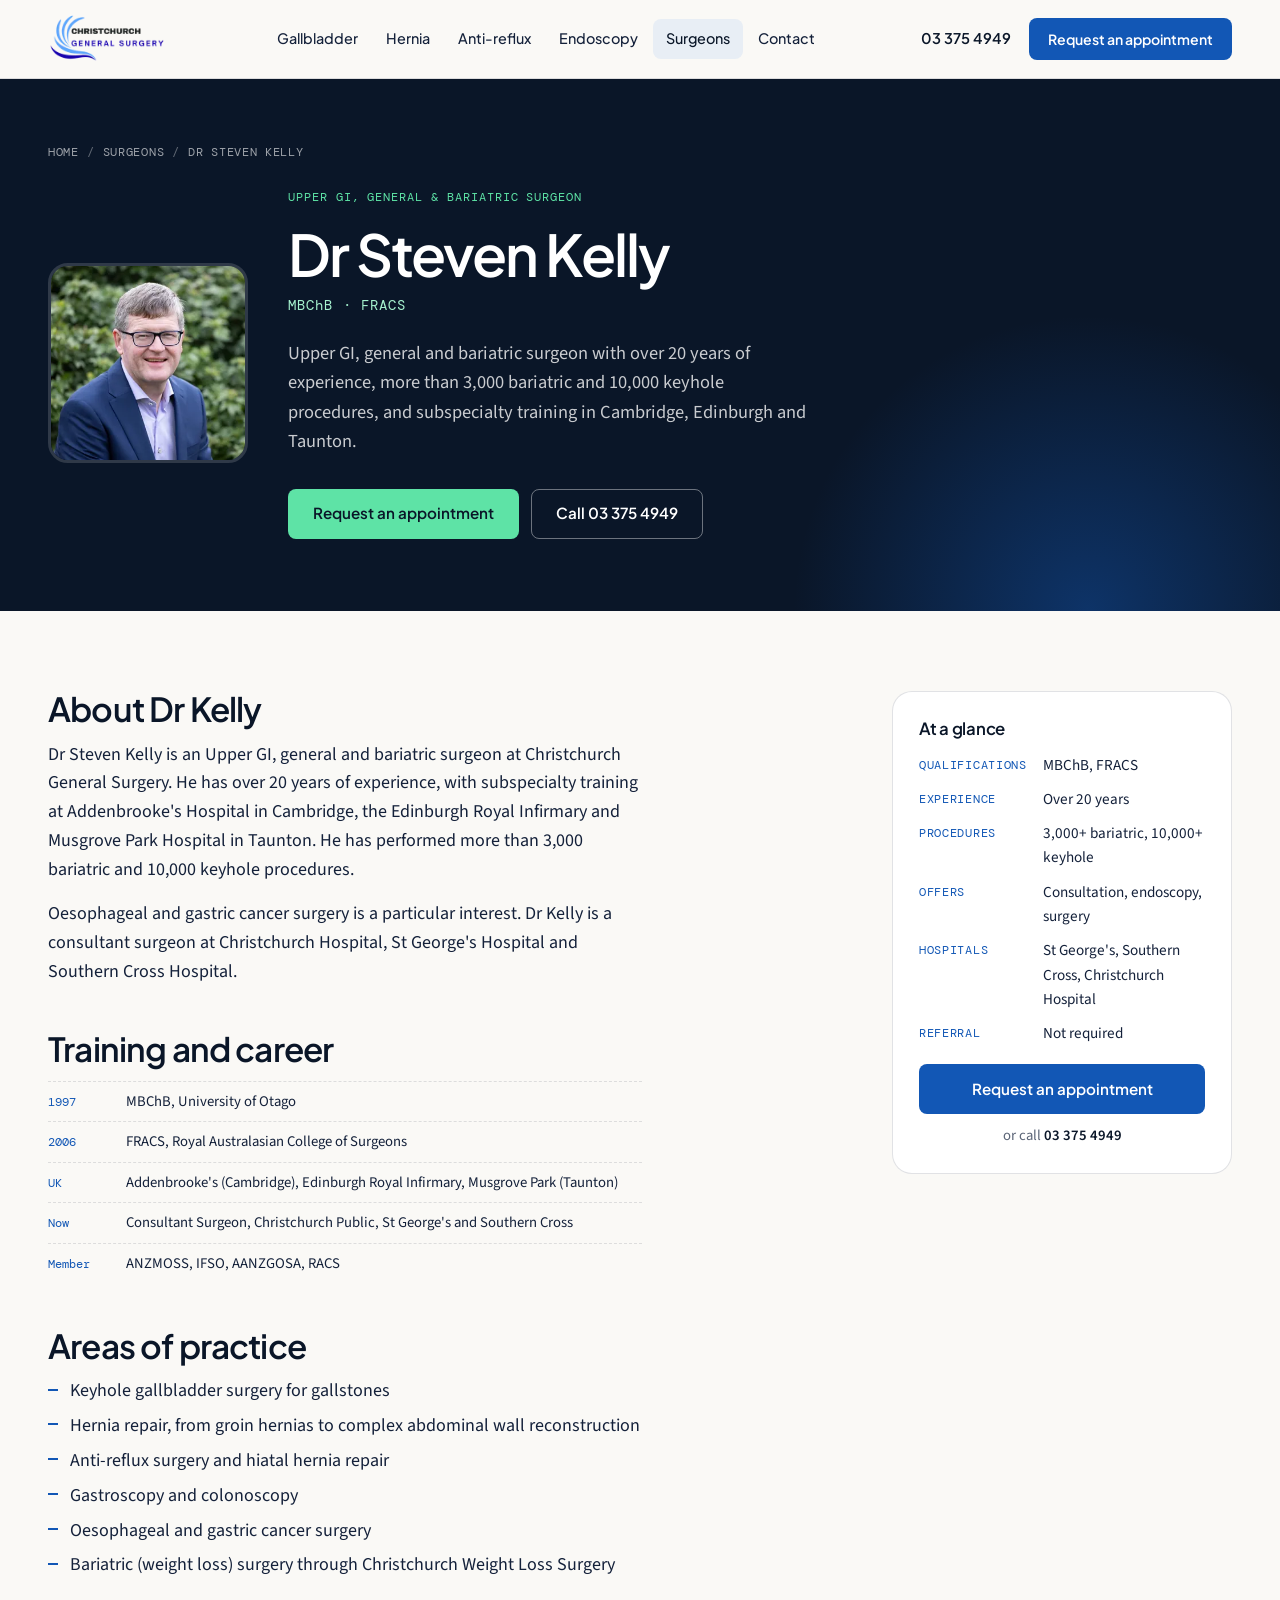
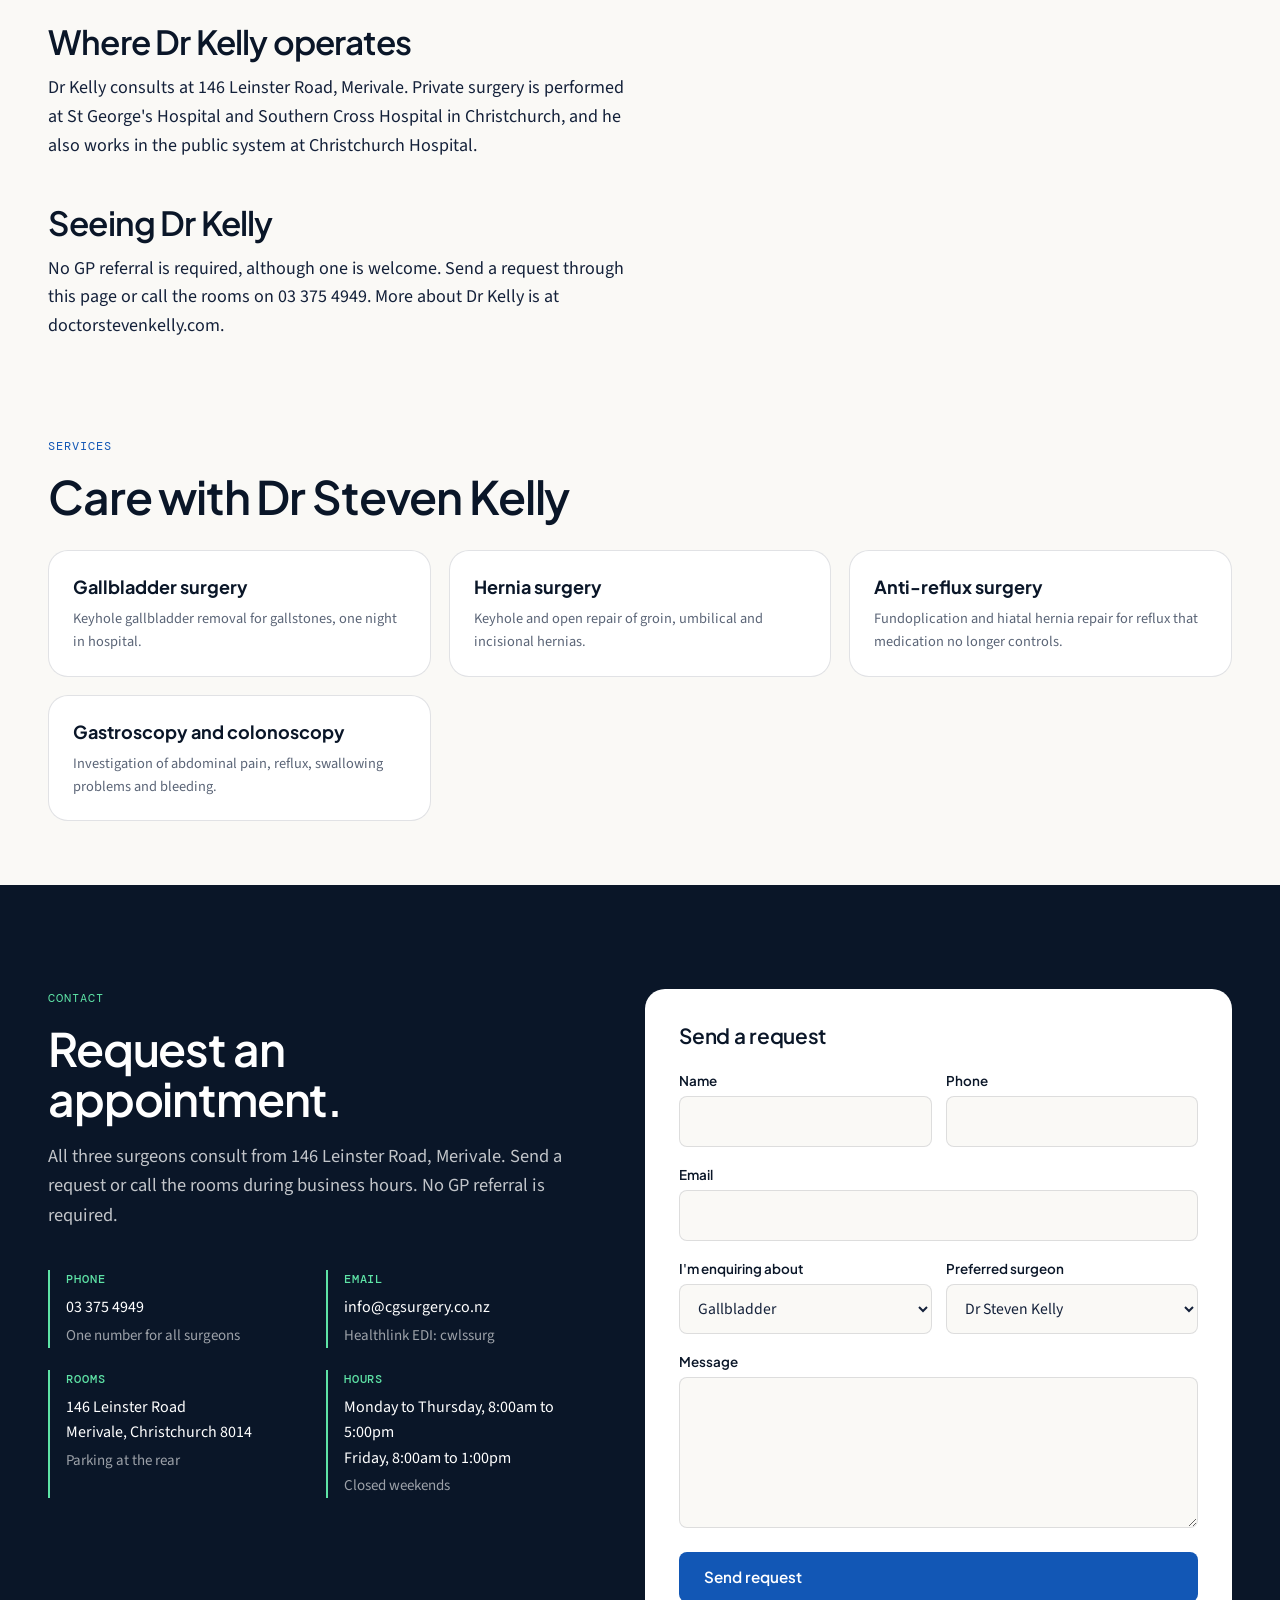
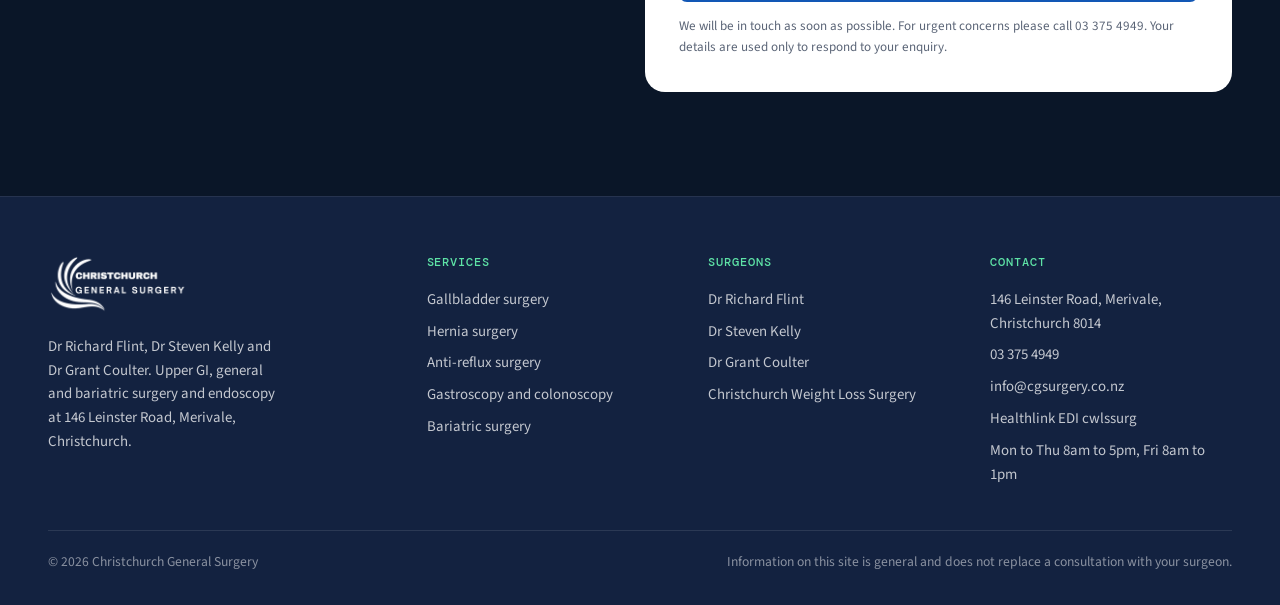
<file: dr-steven-kelly/index.html>
<!DOCTYPE html>
<html lang="en-NZ">
<head>
<meta charset="UTF-8">
<meta name="viewport" content="width=device-width, initial-scale=1.0">
<title>Dr Steven Kelly | Upper GI, General &amp; Bariatric Surgeon Christchurch</title>
<meta name="description" content="Dr Steven Kelly (MBChB, FRACS) is an Upper GI, general and bariatric surgeon in Christchurch with more than 3,000 bariatric and 10,000 keyhole procedures. Consultation, endoscopy and surgery at 146 Leinster Road, Merivale.">
<meta name="robots" content="index, follow, max-image-preview:large, max-snippet:-1">
<link rel="canonical" href="https://christchurchgeneralsurgery.co.nz/dr-steven-kelly/">
<meta name="theme-color" content="#0A1628">
<meta name="geo.region" content="NZ-CAN">
<meta name="geo.placename" content="Merivale, Christchurch">
<meta property="og:type" content="profile">
<meta property="og:site_name" content="Christchurch General Surgery">
<meta property="og:locale" content="en_NZ">
<meta property="og:title" content="Dr Steven Kelly | Upper GI, General &amp; Bariatric Surgeon Christchurch">
<meta property="og:description" content="Dr Steven Kelly (MBChB, FRACS) is an Upper GI, general and bariatric surgeon in Christchurch with more than 3,000 bariatric and 10,000 keyhole procedures. Consultation, endoscopy and surgery at 146 Leinster Road, Merivale.">
<meta property="og:url" content="https://christchurchgeneralsurgery.co.nz/dr-steven-kelly/">
<meta property="og:image" content="https://christchurchgeneralsurgery.co.nz/images/dr-steven-kelly-surgeon-christchurch.jpg">
<meta property="og:image:width" content="900">
<meta property="og:image:height" content="900">
<meta name="twitter:card" content="summary">
<meta name="twitter:title" content="Dr Steven Kelly | Upper GI, General &amp; Bariatric Surgeon Christchurch">
<meta name="twitter:description" content="Dr Steven Kelly (MBChB, FRACS) is an Upper GI, general and bariatric surgeon in Christchurch with more than 3,000 bariatric and 10,000 keyhole procedures. Consultation, endoscopy and surgery at 146 Leinster Road, Merivale.">
<meta name="twitter:image" content="https://christchurchgeneralsurgery.co.nz/images/dr-steven-kelly-surgeon-christchurch.jpg">
<link rel="icon" href="/favicon.svg" type="image/svg+xml">
<link rel="icon" href="/favicon-32.png" sizes="32x32" type="image/png">
<link rel="apple-touch-icon" href="/apple-touch-icon.png">
<link rel="manifest" href="/site.webmanifest">
<script async src="https://www.googletagmanager.com/gtag/js?id=G-P8L0BK0NYY"></script>
<script>
window.dataLayer=window.dataLayer||[];function gtag(){dataLayer.push(arguments);}gtag('js',new Date());
gtag('config','G-P8L0BK0NYY');
/* Google Ads conversion tracking: 'Submit lead form' conversion action (fires on /thank-you/). */
window.CGS_ADS_ID='AW-7681049665';
window.CGS_ADS_CONVERSION_LABEL='76OHCMGIzs4cEKjw5ptE';
if(window.CGS_ADS_ID){gtag('config',window.CGS_ADS_ID,{allow_enhanced_conversions:true});}
</script>
<link rel="preload" href="/fonts/plus-jakarta-sans.woff2" as="font" type="font/woff2" crossorigin>
<link rel="preload" href="/fonts/source-sans-3.woff2" as="font" type="font/woff2" crossorigin>
<link rel="stylesheet" href="/css/site.css">
<script type="application/ld+json">{
 "@context": "https://schema.org",
 "@type": "ProfilePage",
 "@id": "https://christchurchgeneralsurgery.co.nz/dr-steven-kelly/#webpage",
 "url": "https://christchurchgeneralsurgery.co.nz/dr-steven-kelly/",
 "name": "Dr Steven Kelly | Upper GI, General & Bariatric Surgeon Christchurch",
 "description": "Dr Steven Kelly (MBChB, FRACS) is an Upper GI, general and bariatric surgeon in Christchurch with more than 3,000 bariatric and 10,000 keyhole procedures. Consultation, endoscopy and surgery at 146 Leinster Road, Merivale.",
 "inLanguage": "en-NZ",
 "isPartOf": {
  "@id": "https://christchurchgeneralsurgery.co.nz/#website"
 },
 "mainEntity": {
  "@type": "Physician",
  "@id": "https://christchurchgeneralsurgery.co.nz/#kelly",
  "name": "Dr Steven Kelly",
  "jobTitle": "Upper GI, General and Bariatric Surgeon",
  "description": "MBChB, FRACS. Subspecialty training at Addenbrooke's Hospital Cambridge, Edinburgh Royal Infirmary and Musgrove Park Hospital. Upper GI, general and bariatric surgery in Christchurch.",
  "image": "https://christchurchgeneralsurgery.co.nz/images/dr-steven-kelly-surgeon-christchurch.jpg",
  "url": "https://christchurchgeneralsurgery.co.nz/dr-steven-kelly/",
  "worksFor": {
   "@id": "https://christchurchgeneralsurgery.co.nz/#organization"
  },
  "medicalSpecialty": [
   "Surgical",
   "Gastroenterologic",
   "Bariatric"
  ],
  "address": {
   "@type": "PostalAddress",
   "streetAddress": "146 Leinster Road",
   "addressLocality": "Merivale",
   "addressRegion": "Christchurch",
   "postalCode": "8014",
   "addressCountry": "NZ"
  },
  "telephone": "+64-3-375-4949",
  "areaServed": "Christchurch, Canterbury, New Zealand",
  "memberOf": [
   "Royal Australasian College of Surgeons",
   "ANZMOSS",
   "IFSO",
   "AANZGOSA"
  ],
  "sameAs": [
   "https://doctorstevenkelly.com"
  ]
 },
 "dateModified": "2026-10-03"
}</script>
<script type="application/ld+json">{
 "@context": "https://schema.org",
 "@type": "BreadcrumbList",
 "itemListElement": [
  {
   "@type": "ListItem",
   "position": 1,
   "name": "Home",
   "item": "https://christchurchgeneralsurgery.co.nz/"
  },
  {
   "@type": "ListItem",
   "position": 2,
   "name": "Our surgeons",
   "item": "https://christchurchgeneralsurgery.co.nz/#surgeons"
  },
  {
   "@type": "ListItem",
   "position": 3,
   "name": "Dr Steven Kelly",
   "item": "https://christchurchgeneralsurgery.co.nz/dr-steven-kelly/"
  }
 ]
}</script>
</head>
<body>
<a class="skip" href="#main">Skip to content</a>
<nav class="nav" aria-label="Primary">
  <div class="wrap">
    <a class="brand" href="/" aria-label="Christchurch General Surgery home"><img src="/images/cgs-logo-300.webp" alt="Christchurch General Surgery" width="300" height="132"></a>
    <button class="menu" type="button" aria-expanded="false" aria-controls="nav-links" aria-label="Open menu"><span></span><span></span><span></span></button>
    <ul id="nav-links">
      <li><a href="/gallbladder-surgery-christchurch/">Gallbladder</a></li>
      <li><a href="/hernia-surgery-christchurch/">Hernia</a></li>
      <li><a href="/anti-reflux-surgery-christchurch/">Anti-reflux</a></li>
      <li><a href="/endoscopy-christchurch/">Endoscopy</a></li>
      <li><a href="/#surgeons" aria-current="page">Surgeons</a></li>
      <li><a href="/#contact">Contact</a></li>
    </ul>
    <div class="right">
      <a class="phone" href="tel:+6433754949">03 375 4949</a>
      <a class="btn btn-p" href="/#contact">Request an appointment</a>
    </div>
  </div>
</nav>
<main id="main">
<header class="page-hero profile-hero">
  <div class="wrap">
    <ol class="crumbs"><li><a href="/">Home</a></li><li><a href="/#surgeons">Surgeons</a></li><li>Dr Steven Kelly</li></ol>
    <div class="ph-grid">
      <img src="/images/dr-steven-kelly-surgeon-christchurch-600.webp" srcset="/images/dr-steven-kelly-surgeon-christchurch-160.webp 160w, /images/dr-steven-kelly-surgeon-christchurch-340.webp 340w, /images/dr-steven-kelly-surgeon-christchurch-600.webp 600w, /images/dr-steven-kelly-surgeon-christchurch-900.webp 900w" sizes="(max-width:640px) 140px, 200px" alt="Dr Steven Kelly, Upper GI, General and Bariatric Surgeon, Christchurch" width="900" height="900" fetchpriority="high">
      <div>
        <span class="mono">Upper GI, General &amp; Bariatric Surgeon</span>
        <h1>Dr Steven Kelly</h1>
        <p class="ph-quals">MBChB · FRACS</p>
        <p>Upper GI, general and bariatric surgeon with over 20 years of experience, more than 3,000 bariatric and 10,000 keyhole procedures, and subspecialty training in Cambridge, Edinburgh and Taunton.</p>
        <div class="ctas">
          <a class="btn btn-m" href="#contact">Request an appointment</a>
          <a class="btn btn-w" href="tel:+6433754949">Call 03 375 4949</a>
        </div>
      </div>
    </div>
  </div>
</header>
<section class="svc-body">
  <div class="wrap">
    <article class="prose">
      <h2>About Dr Kelly</h2>
      <p>Dr Steven Kelly is an Upper GI, general and bariatric surgeon at Christchurch General Surgery. He has over 20 years of experience, with subspecialty training at Addenbrooke's Hospital in Cambridge, the Edinburgh Royal Infirmary and Musgrove Park Hospital in Taunton. He has performed more than 3,000 bariatric and 10,000 keyhole procedures.</p>
      <p>Oesophageal and gastric cancer surgery is a particular interest. Dr Kelly is a consultant surgeon at Christchurch Hospital, St George's Hospital and Southern Cross Hospital.</p>
      <h2>Training and career</h2>
      <ul class="tl">
        <li><span>1997</span>MBChB, University of Otago</li>
        <li><span>2006</span>FRACS, Royal Australasian College of Surgeons</li>
        <li><span>UK</span>Addenbrooke's (Cambridge), Edinburgh Royal Infirmary, Musgrove Park (Taunton)</li>
        <li><span>Now</span>Consultant Surgeon, Christchurch Public, St George's and Southern Cross</li>
        <li><span>Member</span>ANZMOSS, IFSO, AANZGOSA, RACS</li>
      </ul>
      <h2>Areas of practice</h2>
      <ul>
        <li><a href="/gallbladder-surgery-christchurch/">Keyhole gallbladder surgery</a> for gallstones</li>
        <li><a href="/hernia-surgery-christchurch/">Hernia repair</a>, from groin hernias to complex abdominal wall reconstruction</li>
        <li><a href="/anti-reflux-surgery-christchurch/">Anti-reflux surgery</a> and hiatal hernia repair</li>
        <li><a href="/endoscopy-christchurch/">Gastroscopy and colonoscopy</a></li>
        <li>Oesophageal and gastric cancer surgery</li>
        <li>Bariatric (weight loss) surgery through <a href="https://cwls.co.nz" rel="noopener">Christchurch Weight Loss Surgery</a></li>
      </ul>
      <h2>Where Dr Kelly operates</h2>
      <p>Dr Kelly consults at 146 Leinster Road, Merivale. Private surgery is performed at St George's Hospital and Southern Cross Hospital in Christchurch, and he also works in the public system at Christchurch Hospital.</p>
      <h2>Seeing Dr Kelly</h2>
      <p>No GP referral is required, although one is welcome. Send a request through this page or call the rooms on 03 375 4949. More about Dr Kelly is at <a href="https://doctorstevenkelly.com" rel="noopener">doctorstevenkelly.com</a>.</p>
    </article>
    <aside class="aside">
      <div class="facts">
        <h3>At a glance</h3>
        <dl><dt>Qualifications</dt><dd>MBChB, FRACS</dd><dt>Experience</dt><dd>Over 20 years</dd><dt>Procedures</dt><dd>3,000+ bariatric, 10,000+ keyhole</dd><dt>Offers</dt><dd>Consultation, endoscopy, surgery</dd><dt>Hospitals</dt><dd>St George's, Southern Cross, Christchurch Hospital</dd><dt>Referral</dt><dd>Not required</dd></dl>
        <a class="btn btn-p" href="#contact">Request an appointment</a>
        <p class="call">or call <a href="tel:+6433754949">03 375 4949</a></p>
      </div>
    </aside>
  </div>
</section>
<section class="related" style="padding-top:0">
  <div class="wrap">
    <span class="mono">Services</span>
    <h2>Care with Dr Steven Kelly</h2>
    <div class="rel-grid"><a href="/gallbladder-surgery-christchurch/"><b>Gallbladder surgery</b><span>Keyhole gallbladder removal for gallstones, one night in hospital.</span></a><a href="/hernia-surgery-christchurch/"><b>Hernia surgery</b><span>Keyhole and open repair of groin, umbilical and incisional hernias.</span></a><a href="/anti-reflux-surgery-christchurch/"><b>Anti-reflux surgery</b><span>Fundoplication and hiatal hernia repair for reflux that medication no longer controls.</span></a><a href="/endoscopy-christchurch/"><b>Gastroscopy and colonoscopy</b><span>Investigation of abdominal pain, reflux, swallowing problems and bleeding.</span></a></div>
  </div>
</section>
<section class="contact" id="contact">
  <div class="wrap">
    <div>
      <span class="mono">Contact</span>
      <h2>Request an appointment.</h2>
      <p class="lede" style="margin-top:18px">All three surgeons consult from 146 Leinster Road, Merivale. Send a request or call the rooms during business hours. No GP referral is required.</p>
      <div class="cinfo">
        <div><span class="lbl">Phone</span><p><a href="tel:+6433754949">03 375 4949</a></p><small>One number for all surgeons</small></div>
        <div><span class="lbl">Email</span><p><a href="mailto:info@cgsurgery.co.nz">info@cgsurgery.co.nz</a></p><small>Healthlink EDI: cwlssurg</small></div>
        <div><span class="lbl">Rooms</span><p>146 Leinster Road<br>Merivale, Christchurch 8014</p><small>Parking at the rear</small></div>
        <div><span class="lbl">Hours</span><p>Monday to Thursday, 8:00am to 5:00pm<br>Friday, 8:00am to 1:00pm</p><small>Closed weekends</small></div>
      </div>
    </div>
    <form name="contact" method="POST" action="/thank-you/" data-netlify="true" netlify-honeypot="bot-field">
      <input type="hidden" name="form-name" value="contact">
      <input type="hidden" name="page" value="/dr-steven-kelly/">
      <input type="hidden" name="subject" value="Website enquiry - Christchurch General Surgery">
      <p class="hp" aria-hidden="true"><label>Leave this field empty <input name="bot-field" tabindex="-1" autocomplete="off"></label></p>
      <h3>Send a request</h3>
      <div class="row">
        <div><label for="kelly-name">Name</label><input id="kelly-name" name="name" autocomplete="name" required></div>
        <div><label for="kelly-phone">Phone</label><input id="kelly-phone" name="phone" type="tel" autocomplete="tel"></div>
      </div>
      <div><label for="kelly-email">Email</label><input id="kelly-email" name="email" type="email" autocomplete="email" required></div>
      <div class="row">
        <div><label for="kelly-topic">I'm enquiring about</label><select id="kelly-topic" name="topic"><option>Gallbladder</option><option>Hernia</option><option>Anti-reflux surgery</option><option>Abdominal pain</option><option>Gastroscopy or colonoscopy</option><option>Bariatric surgery</option><option>Something else</option></select></div>
        <div><label for="kelly-surgeon">Preferred surgeon</label><select id="kelly-surgeon" name="surgeon"><option>Any surgeon</option><option>Dr Richard Flint</option><option selected>Dr Steven Kelly</option><option>Dr Grant Coulter (consultation or endoscopy)</option></select></div>
      </div>
      <div><label for="kelly-message">Message</label><textarea id="kelly-message" name="message" rows="5"></textarea></div>
      <button class="btn btn-p" type="submit">Send request</button>
      <small>We will be in touch as soon as possible. For urgent concerns please call 03 375 4949. Your details are used only to respond to your enquiry.</small>
    </form>
  </div>
</section>

</main>
<footer>
  <div class="wrap">
    <div class="fgrid">
      <div><img src="/images/cgs-logo-300.webp" alt="Christchurch General Surgery" width="300" height="132" loading="lazy"><p style="font-size:.93rem;max-width:34ch">Dr Richard Flint, Dr Steven Kelly and Dr Grant Coulter. Upper GI, general and bariatric surgery and endoscopy at 146 Leinster Road, Merivale, Christchurch.</p></div>
      <div><span class="fh">Services</span><ul><li><a href="/gallbladder-surgery-christchurch/">Gallbladder surgery</a></li><li><a href="/hernia-surgery-christchurch/">Hernia surgery</a></li><li><a href="/anti-reflux-surgery-christchurch/">Anti-reflux surgery</a></li><li><a href="/endoscopy-christchurch/">Gastroscopy and colonoscopy</a></li><li><a href="https://cwls.co.nz" rel="noopener">Bariatric surgery</a></li></ul></div>
      <div><span class="fh">Surgeons</span><ul><li><a href="/dr-richard-flint/">Dr Richard Flint</a></li><li><a href="/dr-steven-kelly/">Dr Steven Kelly</a></li><li><a href="/dr-grant-coulter/">Dr Grant Coulter</a></li><li><a href="https://cwls.co.nz" rel="noopener">Christchurch Weight Loss Surgery</a></li></ul></div>
      <div><span class="fh">Contact</span><ul><li>146 Leinster Road, Merivale, Christchurch 8014</li><li><a href="tel:+6433754949">03 375 4949</a></li><li><a href="mailto:info@cgsurgery.co.nz">info@cgsurgery.co.nz</a></li><li>Healthlink EDI cwlssurg</li><li>Mon to Thu 8am to 5pm, Fri 8am to 1pm</li></ul></div>
    </div>
    <div class="fbot"><span>&copy; 2026 Christchurch General Surgery</span><span>Information on this site is general and does not replace a consultation with your surgeon.</span></div>
  </div>
</footer>
<script src="/js/site.js" defer></script>
</body>
</html>
</file>
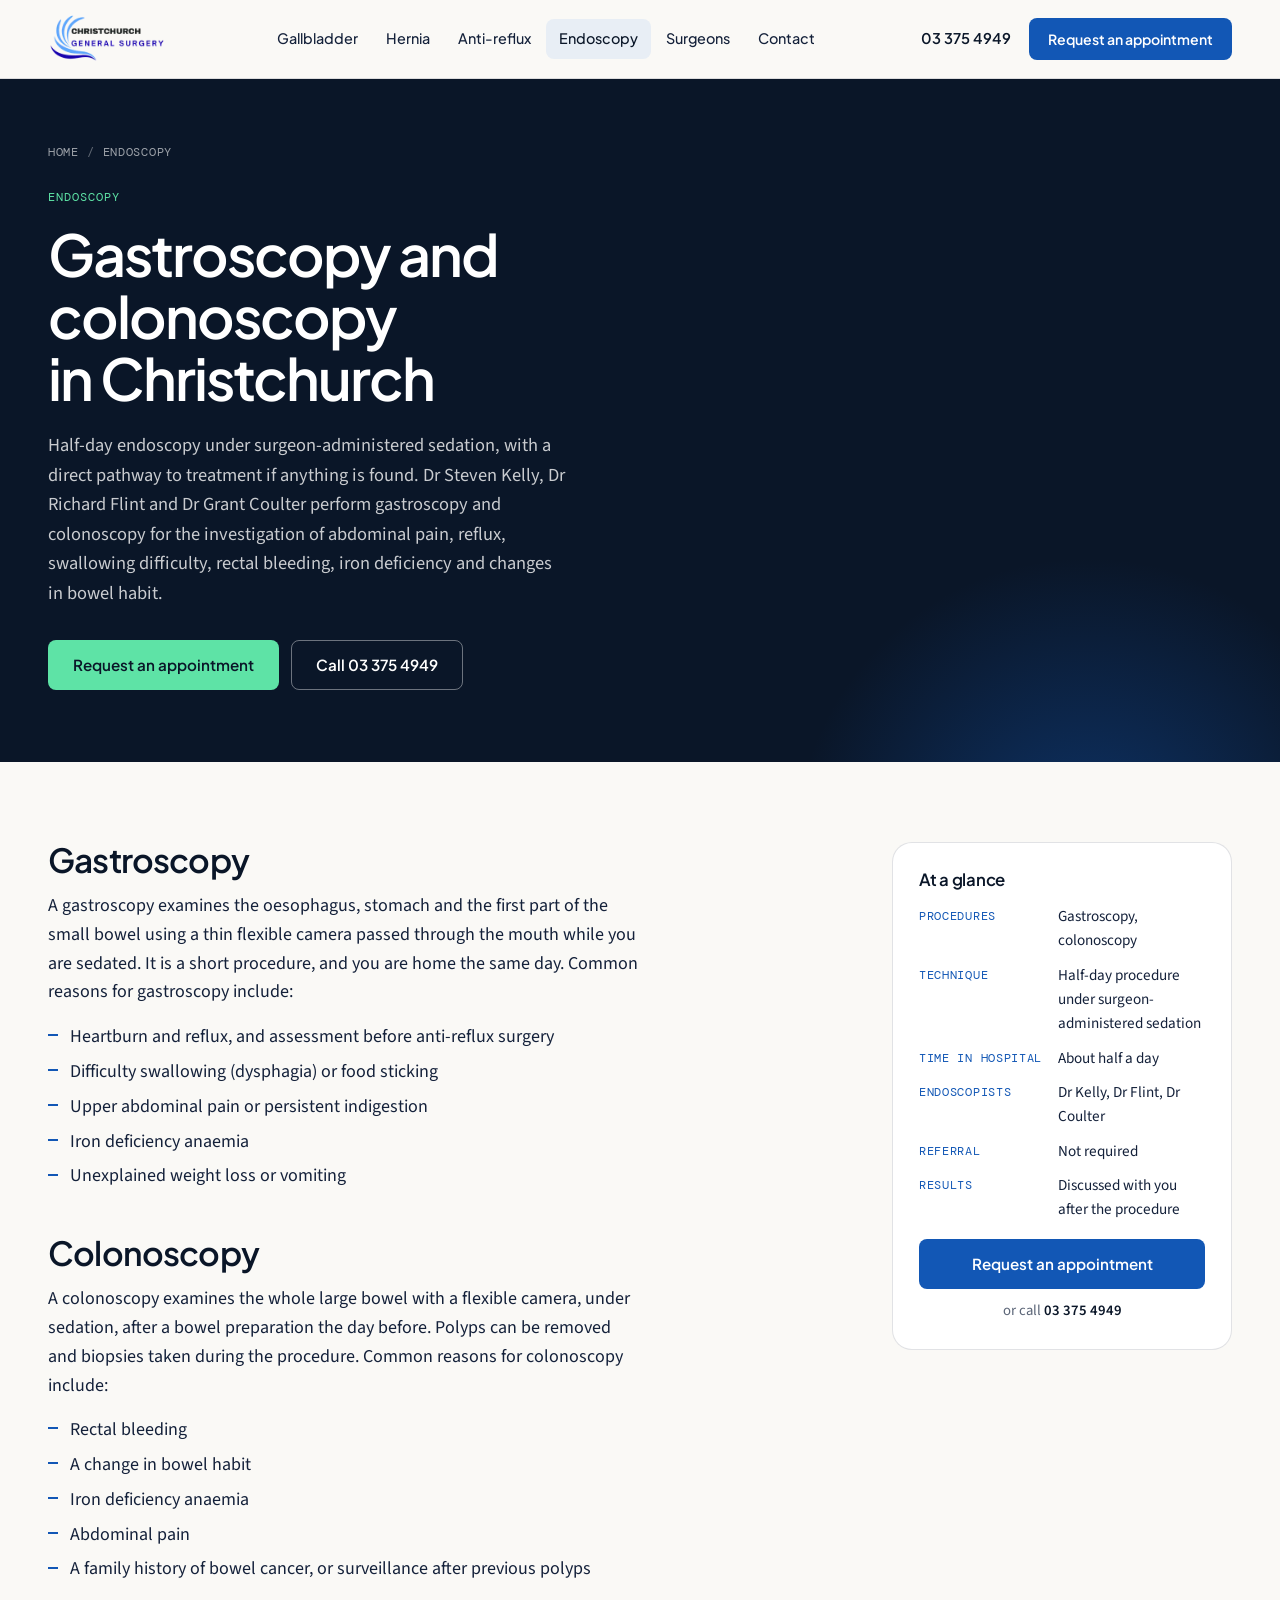
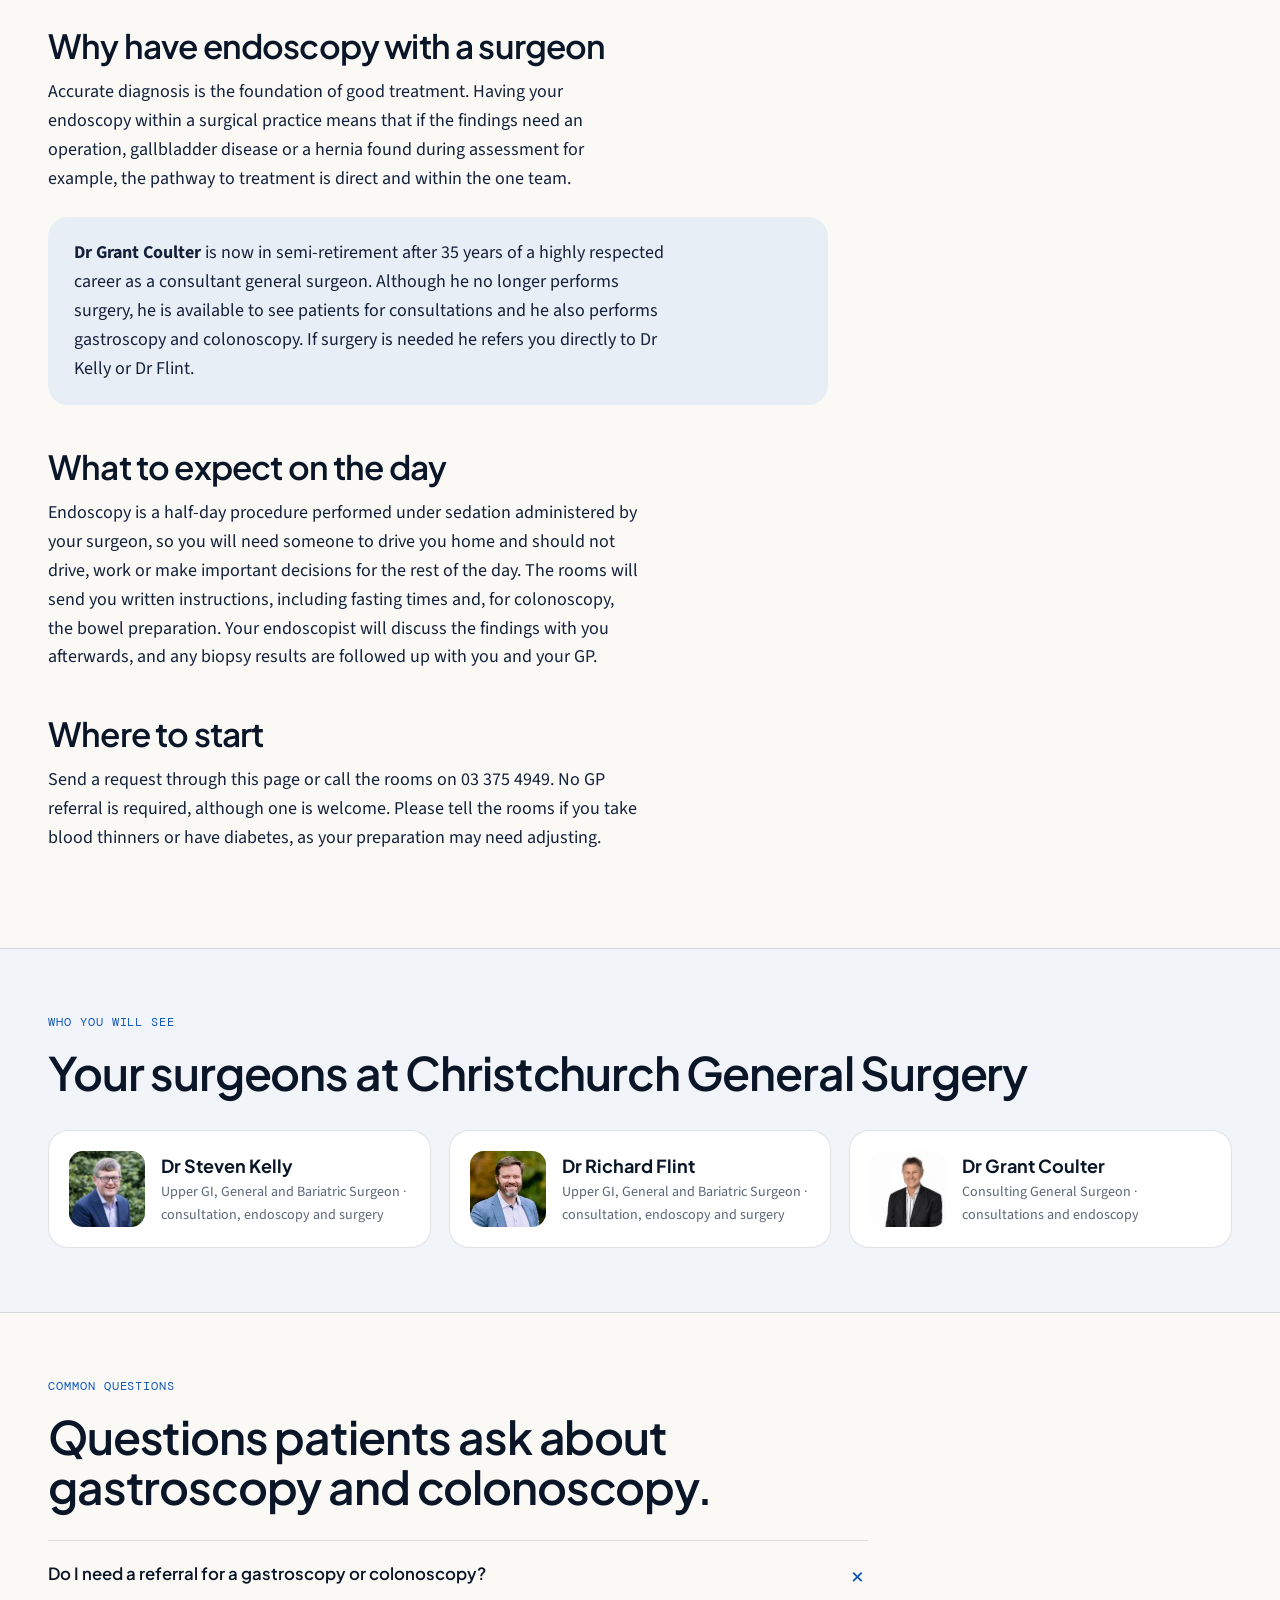
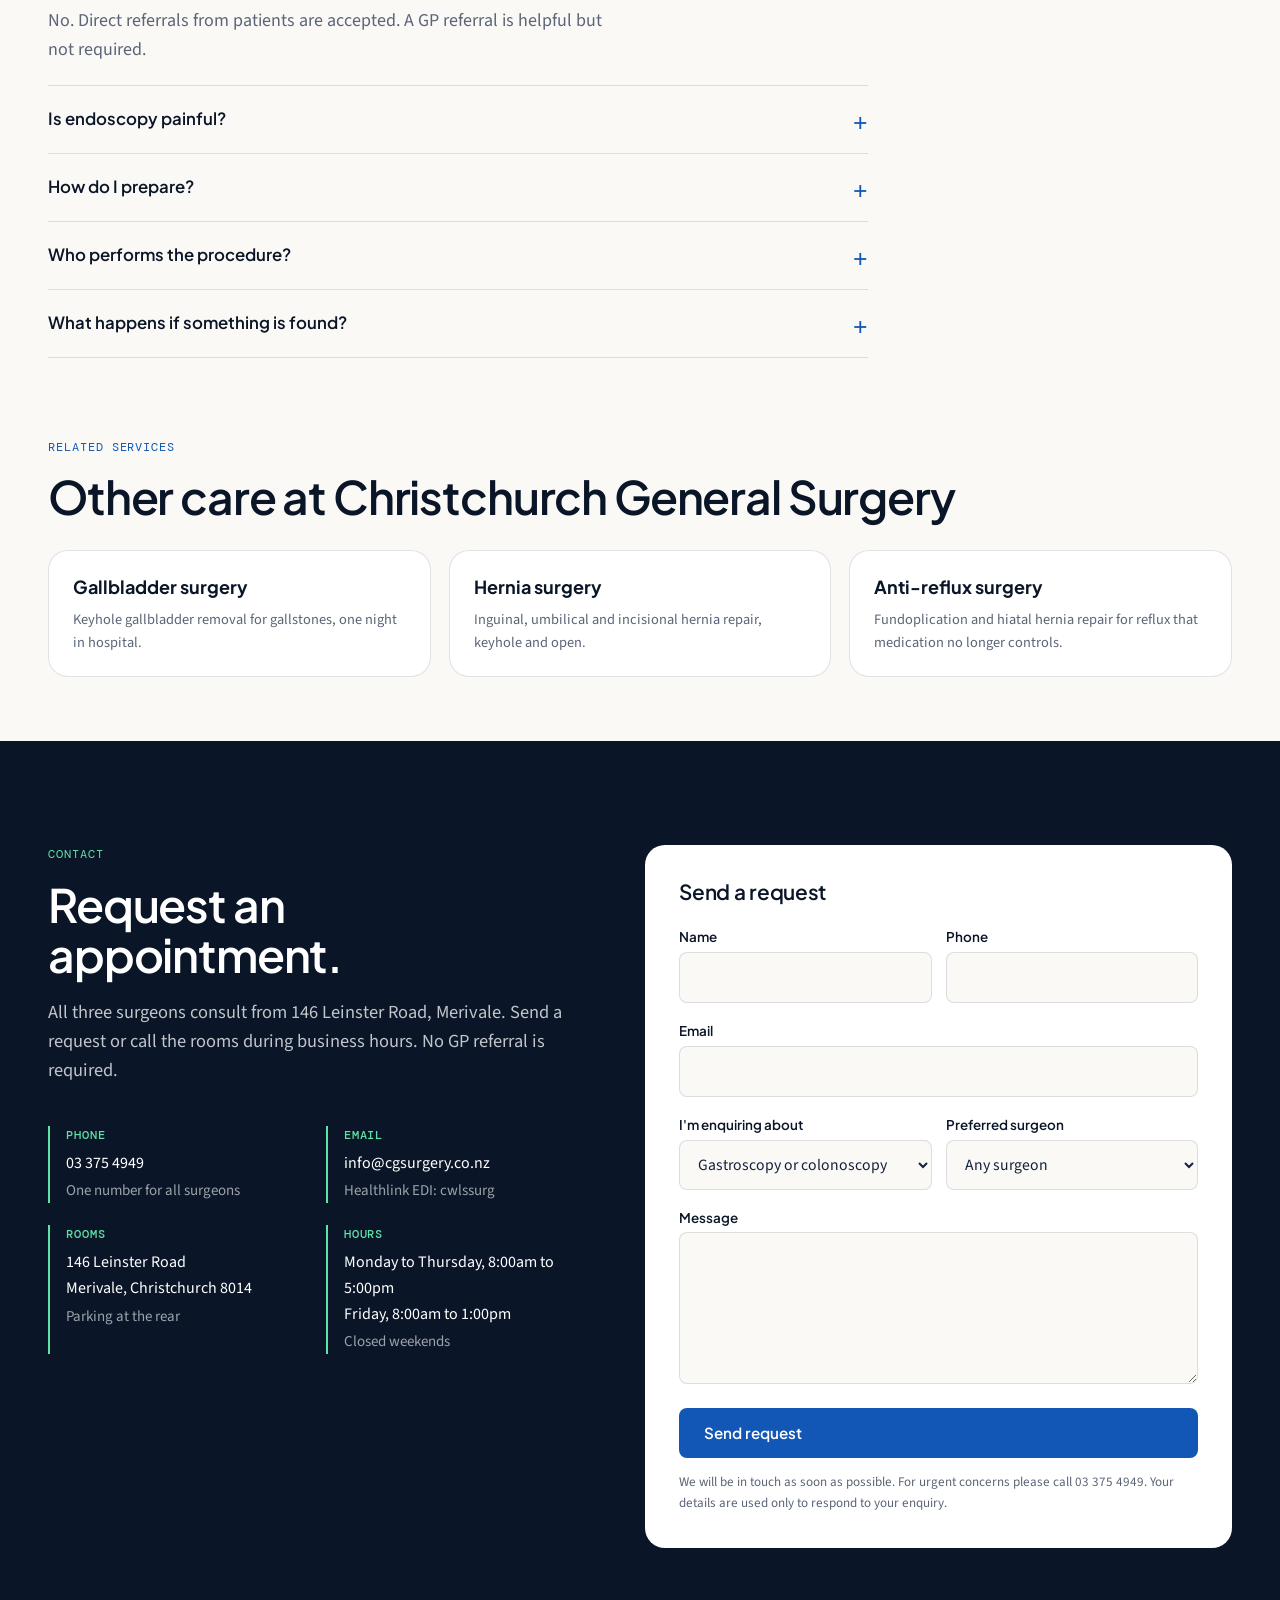
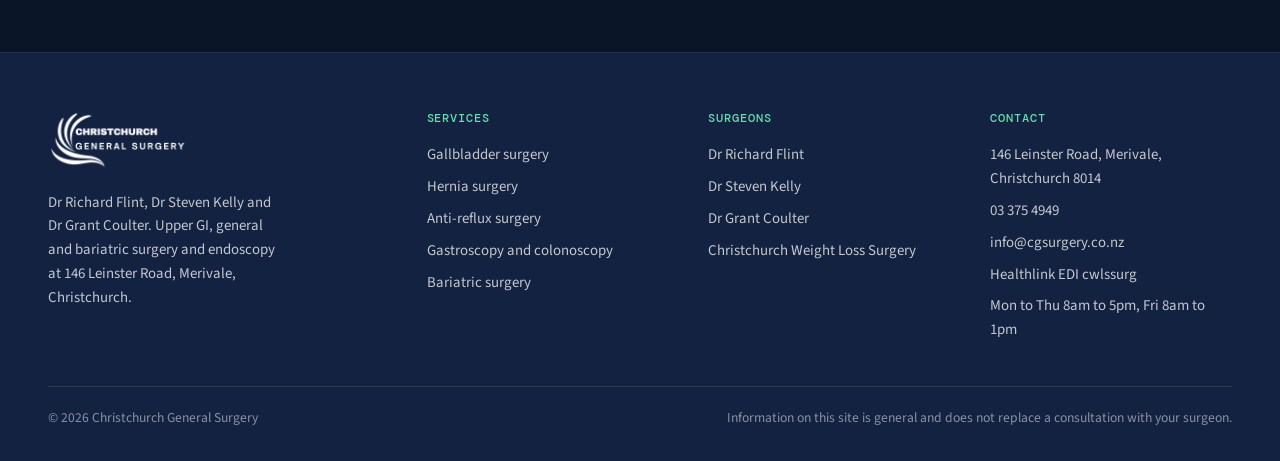
<file: endoscopy-christchurch/index.html>
<!DOCTYPE html>
<html lang="en-NZ">
<head>
<meta charset="UTF-8">
<meta name="viewport" content="width=device-width, initial-scale=1.0">
<title>Endoscopy Christchurch | Gastroscopy & Colonoscopy | Christchurch General Surgery</title>
<meta name="description" content="Gastroscopy and colonoscopy in Christchurch performed by surgeons Dr Steven Kelly, Dr Richard Flint and Dr Grant Coulter. Investigation of abdominal pain, reflux, difficulty swallowing, rectal bleeding and iron deficiency. Direct referrals welcome.">
<meta name="robots" content="index, follow, max-image-preview:large, max-snippet:-1">
<link rel="canonical" href="https://christchurchgeneralsurgery.co.nz/endoscopy-christchurch/">
<meta name="theme-color" content="#0A1628">
<meta name="geo.region" content="NZ-CAN">
<meta name="geo.placename" content="Merivale, Christchurch">
<meta property="og:type" content="website">
<meta property="og:site_name" content="Christchurch General Surgery">
<meta property="og:locale" content="en_NZ">
<meta property="og:title" content="Endoscopy Christchurch | Gastroscopy & Colonoscopy | Christchurch General Surgery">
<meta property="og:description" content="Gastroscopy and colonoscopy in Christchurch performed by surgeons Dr Steven Kelly, Dr Richard Flint and Dr Grant Coulter. Investigation of abdominal pain, reflux, difficulty swallowing, rectal bleeding and iron deficiency. Direct referrals welcome.">
<meta property="og:url" content="https://christchurchgeneralsurgery.co.nz/endoscopy-christchurch/">
<meta property="og:image" content="https://christchurchgeneralsurgery.co.nz/images/og-christchurch-general-surgery.jpg">
<meta property="og:image:width" content="1200">
<meta property="og:image:height" content="630">
<meta name="twitter:card" content="summary_large_image">
<meta name="twitter:title" content="Endoscopy Christchurch | Gastroscopy & Colonoscopy | Christchurch General Surgery">
<meta name="twitter:description" content="Gastroscopy and colonoscopy in Christchurch performed by surgeons Dr Steven Kelly, Dr Richard Flint and Dr Grant Coulter. Investigation of abdominal pain, reflux, difficulty swallowing, rectal bleeding and iron deficiency. Direct referrals welcome.">
<meta name="twitter:image" content="https://christchurchgeneralsurgery.co.nz/images/og-christchurch-general-surgery.jpg">
<link rel="icon" href="/favicon.svg" type="image/svg+xml">
<link rel="icon" href="/favicon-32.png" sizes="32x32" type="image/png">
<link rel="apple-touch-icon" href="/apple-touch-icon.png">
<link rel="manifest" href="/site.webmanifest">
<script async src="https://www.googletagmanager.com/gtag/js?id=G-P8L0BK0NYY"></script>
<script>
window.dataLayer=window.dataLayer||[];function gtag(){dataLayer.push(arguments);}gtag('js',new Date());
gtag('config','G-P8L0BK0NYY');
/* Google Ads conversion tracking: 'Submit lead form' conversion action (fires on /thank-you/). */
window.CGS_ADS_ID='AW-7681049665';
window.CGS_ADS_CONVERSION_LABEL='76OHCMGIzs4cEKjw5ptE';
if(window.CGS_ADS_ID){gtag('config',window.CGS_ADS_ID,{allow_enhanced_conversions:true});}
</script>
<link rel="preload" href="/fonts/plus-jakarta-sans.woff2" as="font" type="font/woff2" crossorigin>
<link rel="preload" href="/fonts/source-sans-3.woff2" as="font" type="font/woff2" crossorigin>
<link rel="stylesheet" href="/css/site.css">
<script type="application/ld+json">{
 "@context": "https://schema.org",
 "@type": "MedicalWebPage",
 "@id": "https://christchurchgeneralsurgery.co.nz/endoscopy-christchurch/#webpage",
 "url": "https://christchurchgeneralsurgery.co.nz/endoscopy-christchurch/",
 "name": "Endoscopy Christchurch | Gastroscopy & Colonoscopy | Christchurch General Surgery",
 "description": "Gastroscopy and colonoscopy in Christchurch performed by surgeons Dr Steven Kelly, Dr Richard Flint and Dr Grant Coulter. Investigation of abdominal pain, reflux, difficulty swallowing, rectal bleeding and iron deficiency. Direct referrals welcome.",
 "inLanguage": "en-NZ",
 "isPartOf": {
  "@id": "https://christchurchgeneralsurgery.co.nz/#website"
 },
 "about": {
  "@type": "MedicalProcedure",
  "name": "Gastroscopy and colonoscopy (upper and lower GI endoscopy)",
  "procedureType": "https://schema.org/DiagnosticProcedure",
  "howPerformed": "Half-day procedure under surgeon-administered sedation",
  "provider": {
   "@id": "https://christchurchgeneralsurgery.co.nz/#organization"
  }
 },
 "audience": {
  "@type": "MedicalAudience",
  "audienceType": "Patient"
 },
 "provider": {
  "@id": "https://christchurchgeneralsurgery.co.nz/#organization"
 },
 "lastReviewed": "2026-09-12"
}</script>
<script type="application/ld+json">{
 "@context": "https://schema.org",
 "@type": "BreadcrumbList",
 "itemListElement": [
  {
   "@type": "ListItem",
   "position": 1,
   "name": "Home",
   "item": "https://christchurchgeneralsurgery.co.nz/"
  },
  {
   "@type": "ListItem",
   "position": 2,
   "name": "Gastroscopy and colonoscopy in Christchurch",
   "item": "https://christchurchgeneralsurgery.co.nz/endoscopy-christchurch/"
  }
 ]
}</script>
<script type="application/ld+json">{
 "@context": "https://schema.org",
 "@type": "FAQPage",
 "mainEntity": [
  {
   "@type": "Question",
   "name": "Do I need a referral for a gastroscopy or colonoscopy?",
   "acceptedAnswer": {
    "@type": "Answer",
    "text": "No. Direct referrals from patients are accepted. A GP referral is helpful but not required."
   }
  },
  {
   "@type": "Question",
   "name": "Is endoscopy painful?",
   "acceptedAnswer": {
    "@type": "Answer",
    "text": "Both procedures are performed under sedation and most people remember little or nothing of them. You may feel bloated for a short time afterwards."
   }
  },
  {
   "@type": "Question",
   "name": "How do I prepare?",
   "acceptedAnswer": {
    "@type": "Answer",
    "text": "The rooms will send written instructions. Gastroscopy needs a period of fasting. Colonoscopy also needs a bowel preparation taken the day before to clear the bowel."
   }
  },
  {
   "@type": "Question",
   "name": "Who performs the procedure?",
   "acceptedAnswer": {
    "@type": "Answer",
    "text": "Dr Steven Kelly, Dr Richard Flint and Dr Grant Coulter all perform gastroscopy and colonoscopy. You can ask for a particular endoscopist when you book."
   }
  },
  {
   "@type": "Question",
   "name": "What happens if something is found?",
   "acceptedAnswer": {
    "@type": "Answer",
    "text": "Polyps can usually be removed and biopsies taken during the procedure. If a condition needing surgery is found, you will be seen by Dr Kelly or Dr Flint within the same practice."
   }
  }
 ]
}</script>
</head>
<body>
<a class="skip" href="#main">Skip to content</a>
<nav class="nav" aria-label="Primary">
  <div class="wrap">
    <a class="brand" href="/" aria-label="Christchurch General Surgery home"><img src="/images/cgs-logo-300.webp" alt="Christchurch General Surgery" width="300" height="132"></a>
    <button class="menu" type="button" aria-expanded="false" aria-controls="nav-links" aria-label="Open menu"><span></span><span></span><span></span></button>
    <ul id="nav-links">
      <li><a href="/gallbladder-surgery-christchurch/">Gallbladder</a></li>
      <li><a href="/hernia-surgery-christchurch/">Hernia</a></li>
      <li><a href="/anti-reflux-surgery-christchurch/">Anti-reflux</a></li>
      <li><a href="/endoscopy-christchurch/" aria-current="page">Endoscopy</a></li>
      <li><a href="/#surgeons">Surgeons</a></li>
      <li><a href="/#contact">Contact</a></li>
    </ul>
    <div class="right">
      <a class="phone" href="tel:+6433754949">03 375 4949</a>
      <a class="btn btn-p" href="/#contact">Request an appointment</a>
    </div>
  </div>
</nav>
<main id="main">
<header class="page-hero">
  <div class="wrap">
    <ol class="crumbs"><li><a href="/">Home</a></li><li>Endoscopy</li></ol>
    <span class="mono">Endoscopy</span>
    <h1>Gastroscopy and colonoscopy in Christchurch</h1>
    <p>Half-day endoscopy under surgeon-administered sedation, with a direct pathway to treatment if anything is found. Dr Steven Kelly, Dr Richard Flint and Dr Grant Coulter perform gastroscopy and colonoscopy for the investigation of abdominal pain, reflux, swallowing difficulty, rectal bleeding, iron deficiency and changes in bowel habit.</p>
    <div class="ctas">
      <a class="btn btn-m" href="#contact">Request an appointment</a>
      <a class="btn btn-w" href="tel:+6433754949">Call 03 375 4949</a>
    </div>
  </div>
</header>
<section class="svc-body">
  <div class="wrap">
    <article class="prose">
      <h2>Gastroscopy</h2>
      <p>A gastroscopy examines the oesophagus, stomach and the first part of the small bowel using a thin flexible camera passed through the mouth while you are sedated. It is a short procedure, and you are home the same day. Common reasons for gastroscopy include:</p>
      <ul>
        <li>Heartburn and reflux, and assessment before anti-reflux surgery</li>
        <li>Difficulty swallowing (dysphagia) or food sticking</li>
        <li>Upper abdominal pain or persistent indigestion</li>
        <li>Iron deficiency anaemia</li>
        <li>Unexplained weight loss or vomiting</li>
      </ul>
      <h2>Colonoscopy</h2>
      <p>A colonoscopy examines the whole large bowel with a flexible camera, under sedation, after a bowel preparation the day before. Polyps can be removed and biopsies taken during the procedure. Common reasons for colonoscopy include:</p>
      <ul>
        <li>Rectal bleeding</li>
        <li>A change in bowel habit</li>
        <li>Iron deficiency anaemia</li>
        <li>Abdominal pain</li>
        <li>A family history of bowel cancer, or surveillance after previous polyps</li>
      </ul>
      <h2>Why have endoscopy with a surgeon</h2>
      <p>Accurate diagnosis is the foundation of good treatment. Having your endoscopy within a surgical practice means that if the findings need an operation, gallbladder disease or a hernia found during assessment for example, the pathway to treatment is direct and within the one team.</p>
      <div class="callout"><p><strong>Dr Grant Coulter</strong> is now in semi-retirement after 35 years of a highly respected career as a consultant general surgeon. Although he no longer performs surgery, he is available to see patients for consultations and he also performs gastroscopy and colonoscopy. If surgery is needed he refers you directly to Dr Kelly or Dr Flint.</p></div>
      <h2>What to expect on the day</h2>
      <p>Endoscopy is a half-day procedure performed under sedation administered by your surgeon, so you will need someone to drive you home and should not drive, work or make important decisions for the rest of the day. The rooms will send you written instructions, including fasting times and, for colonoscopy, the bowel preparation. Your endoscopist will discuss the findings with you afterwards, and any biopsy results are followed up with you and your GP.</p>
      <h2>Where to start</h2>
      <p>Send a request through this page or call the rooms on 03 375 4949. No GP referral is required, although one is welcome. Please tell the rooms if you take blood thinners or have diabetes, as your preparation may need adjusting.</p>
    </article>
    <aside class="aside">
      <div class="facts">
        <h3>At a glance</h3>
        <dl><dt>Procedures</dt><dd>Gastroscopy, colonoscopy</dd><dt>Technique</dt><dd>Half-day procedure under surgeon-administered sedation</dd><dt>Time in hospital</dt><dd>About half a day</dd><dt>Endoscopists</dt><dd>Dr Kelly, Dr Flint, Dr Coulter</dd><dt>Referral</dt><dd>Not required</dd><dt>Results</dt><dd>Discussed with you after the procedure</dd></dl>
        <a class="btn btn-p" href="#contact">Request an appointment</a>
        <p class="call">or call <a href="tel:+6433754949">03 375 4949</a></p>
      </div>
    </aside>
  </div>
</section>
<section class="who">
  <div class="wrap">
    <span class="mono">Who you will see</span>
    <h2>Your surgeons at Christchurch General Surgery</h2>
    <div class="who-grid"><div class="who-card"><img src="/images/dr-steven-kelly-surgeon-christchurch-600.webp" srcset="/images/dr-steven-kelly-surgeon-christchurch-160.webp 160w, /images/dr-steven-kelly-surgeon-christchurch-340.webp 340w, /images/dr-steven-kelly-surgeon-christchurch-600.webp 600w, /images/dr-steven-kelly-surgeon-christchurch-900.webp 900w" sizes="76px" alt="Dr Steven Kelly, Upper GI, General and Bariatric Surgeon · consultation, endoscopy and surgery" width="900" height="900" loading="lazy"><div><a href="/dr-steven-kelly/"><b>Dr Steven Kelly</b></a><span>Upper GI, General and Bariatric Surgeon · consultation, endoscopy and surgery</span></div></div><div class="who-card"><img src="/images/dr-richard-flint-surgeon-christchurch-532.webp" srcset="/images/dr-richard-flint-surgeon-christchurch-160.webp 160w, /images/dr-richard-flint-surgeon-christchurch-340.webp 340w, /images/dr-richard-flint-surgeon-christchurch-532.webp 532w" sizes="76px" alt="Dr Richard Flint, Upper GI, General and Bariatric Surgeon · consultation, endoscopy and surgery" width="532" height="466" loading="lazy"><div><a href="/dr-richard-flint/"><b>Dr Richard Flint</b></a><span>Upper GI, General and Bariatric Surgeon · consultation, endoscopy and surgery</span></div></div><div class="who-card"><img src="/images/dr-grant-coulter-surgeon-endoscopist-christchurch-600.webp" srcset="/images/dr-grant-coulter-surgeon-endoscopist-christchurch-160.webp 160w, /images/dr-grant-coulter-surgeon-endoscopist-christchurch-340.webp 340w, /images/dr-grant-coulter-surgeon-endoscopist-christchurch-600.webp 600w" sizes="76px" alt="Dr Grant Coulter, Consulting General Surgeon · consultations and endoscopy" width="600" height="600" loading="lazy"><div><a href="/dr-grant-coulter/"><b>Dr Grant Coulter</b></a><span>Consulting General Surgeon · consultations and endoscopy</span></div></div></div>
  </div>
</section>
<section class="faq-simple" id="faq">
  <div class="wrap">
    <span class="mono">Common questions</span>
    <h2>Questions patients ask about gastroscopy and colonoscopy.</h2>
    <div class="grid">
      <details open><summary>Do I need a referral for a gastroscopy or colonoscopy?</summary><p>No. Direct referrals from patients are accepted. A GP referral is helpful but not required.</p></details>
      <details><summary>Is endoscopy painful?</summary><p>Both procedures are performed under sedation and most people remember little or nothing of them. You may feel bloated for a short time afterwards.</p></details>
      <details><summary>How do I prepare?</summary><p>The rooms will send written instructions. Gastroscopy needs a period of fasting. Colonoscopy also needs a bowel preparation taken the day before to clear the bowel.</p></details>
      <details><summary>Who performs the procedure?</summary><p>Dr Steven Kelly, Dr Richard Flint and Dr Grant Coulter all perform gastroscopy and colonoscopy. You can ask for a particular endoscopist when you book.</p></details>
      <details><summary>What happens if something is found?</summary><p>Polyps can usually be removed and biopsies taken during the procedure. If a condition needing surgery is found, you will be seen by Dr Kelly or Dr Flint within the same practice.</p></details>
    </div>
  </div>
</section>
<section class="related" style="padding-top:0">
  <div class="wrap">
    <span class="mono">Related services</span>
    <h2>Other care at Christchurch General Surgery</h2>
    <div class="rel-grid"><a href="/gallbladder-surgery-christchurch/"><b>Gallbladder surgery</b><span>Keyhole gallbladder removal for gallstones, one night in hospital.</span></a><a href="/hernia-surgery-christchurch/"><b>Hernia surgery</b><span>Inguinal, umbilical and incisional hernia repair, keyhole and open.</span></a><a href="/anti-reflux-surgery-christchurch/"><b>Anti-reflux surgery</b><span>Fundoplication and hiatal hernia repair for reflux that medication no longer controls.</span></a></div>
  </div>
</section>
<section class="contact" id="contact">
  <div class="wrap">
    <div>
      <span class="mono">Contact</span>
      <h2>Request an appointment.</h2>
      <p class="lede" style="margin-top:18px">All three surgeons consult from 146 Leinster Road, Merivale. Send a request or call the rooms during business hours. No GP referral is required.</p>
      <div class="cinfo">
        <div><span class="lbl">Phone</span><p><a href="tel:+6433754949">03 375 4949</a></p><small>One number for all surgeons</small></div>
        <div><span class="lbl">Email</span><p><a href="mailto:info@cgsurgery.co.nz">info@cgsurgery.co.nz</a></p><small>Healthlink EDI: cwlssurg</small></div>
        <div><span class="lbl">Rooms</span><p>146 Leinster Road<br>Merivale, Christchurch 8014</p><small>Parking at the rear</small></div>
        <div><span class="lbl">Hours</span><p>Monday to Thursday, 8:00am to 5:00pm<br>Friday, 8:00am to 1:00pm</p><small>Closed weekends</small></div>
      </div>
    </div>
    <form name="contact" method="POST" action="/thank-you/" data-netlify="true" netlify-honeypot="bot-field">
      <input type="hidden" name="form-name" value="contact">
      <input type="hidden" name="page" value="/endoscopy-christchurch/">
      <input type="hidden" name="subject" value="Website enquiry - Christchurch General Surgery">
      <p class="hp" aria-hidden="true"><label>Leave this field empty <input name="bot-field" tabindex="-1" autocomplete="off"></label></p>
      <h3>Send a request</h3>
      <div class="row">
        <div><label for="endoscopy-name">Name</label><input id="endoscopy-name" name="name" autocomplete="name" required></div>
        <div><label for="endoscopy-phone">Phone</label><input id="endoscopy-phone" name="phone" type="tel" autocomplete="tel"></div>
      </div>
      <div><label for="endoscopy-email">Email</label><input id="endoscopy-email" name="email" type="email" autocomplete="email" required></div>
      <div class="row">
        <div><label for="endoscopy-topic">I'm enquiring about</label><select id="endoscopy-topic" name="topic"><option>Gallbladder</option><option>Hernia</option><option>Anti-reflux surgery</option><option>Abdominal pain</option><option selected>Gastroscopy or colonoscopy</option><option>Bariatric surgery</option><option>Something else</option></select></div>
        <div><label for="endoscopy-surgeon">Preferred surgeon</label><select id="endoscopy-surgeon" name="surgeon"><option>Any surgeon</option><option>Dr Richard Flint</option><option>Dr Steven Kelly</option><option>Dr Grant Coulter (consultation or endoscopy)</option></select></div>
      </div>
      <div><label for="endoscopy-message">Message</label><textarea id="endoscopy-message" name="message" rows="5"></textarea></div>
      <button class="btn btn-p" type="submit">Send request</button>
      <small>We will be in touch as soon as possible. For urgent concerns please call 03 375 4949. Your details are used only to respond to your enquiry.</small>
    </form>
  </div>
</section>

</main>
<footer>
  <div class="wrap">
    <div class="fgrid">
      <div><img src="/images/cgs-logo-300.webp" alt="Christchurch General Surgery" width="300" height="132" loading="lazy"><p style="font-size:.93rem;max-width:34ch">Dr Richard Flint, Dr Steven Kelly and Dr Grant Coulter. Upper GI, general and bariatric surgery and endoscopy at 146 Leinster Road, Merivale, Christchurch.</p></div>
      <div><span class="fh">Services</span><ul><li><a href="/gallbladder-surgery-christchurch/">Gallbladder surgery</a></li><li><a href="/hernia-surgery-christchurch/">Hernia surgery</a></li><li><a href="/anti-reflux-surgery-christchurch/">Anti-reflux surgery</a></li><li><a href="/endoscopy-christchurch/">Gastroscopy and colonoscopy</a></li><li><a href="https://cwls.co.nz" rel="noopener">Bariatric surgery</a></li></ul></div>
      <div><span class="fh">Surgeons</span><ul><li><a href="/dr-richard-flint/">Dr Richard Flint</a></li><li><a href="/dr-steven-kelly/">Dr Steven Kelly</a></li><li><a href="/dr-grant-coulter/">Dr Grant Coulter</a></li><li><a href="https://cwls.co.nz" rel="noopener">Christchurch Weight Loss Surgery</a></li></ul></div>
      <div><span class="fh">Contact</span><ul><li>146 Leinster Road, Merivale, Christchurch 8014</li><li><a href="tel:+6433754949">03 375 4949</a></li><li><a href="mailto:info@cgsurgery.co.nz">info@cgsurgery.co.nz</a></li><li>Healthlink EDI cwlssurg</li><li>Mon to Thu 8am to 5pm, Fri 8am to 1pm</li></ul></div>
    </div>
    <div class="fbot"><span>&copy; 2026 Christchurch General Surgery</span><span>Information on this site is general and does not replace a consultation with your surgeon.</span></div>
  </div>
</footer>
<script src="/js/site.js" defer></script>
</body>
</html>
</file>
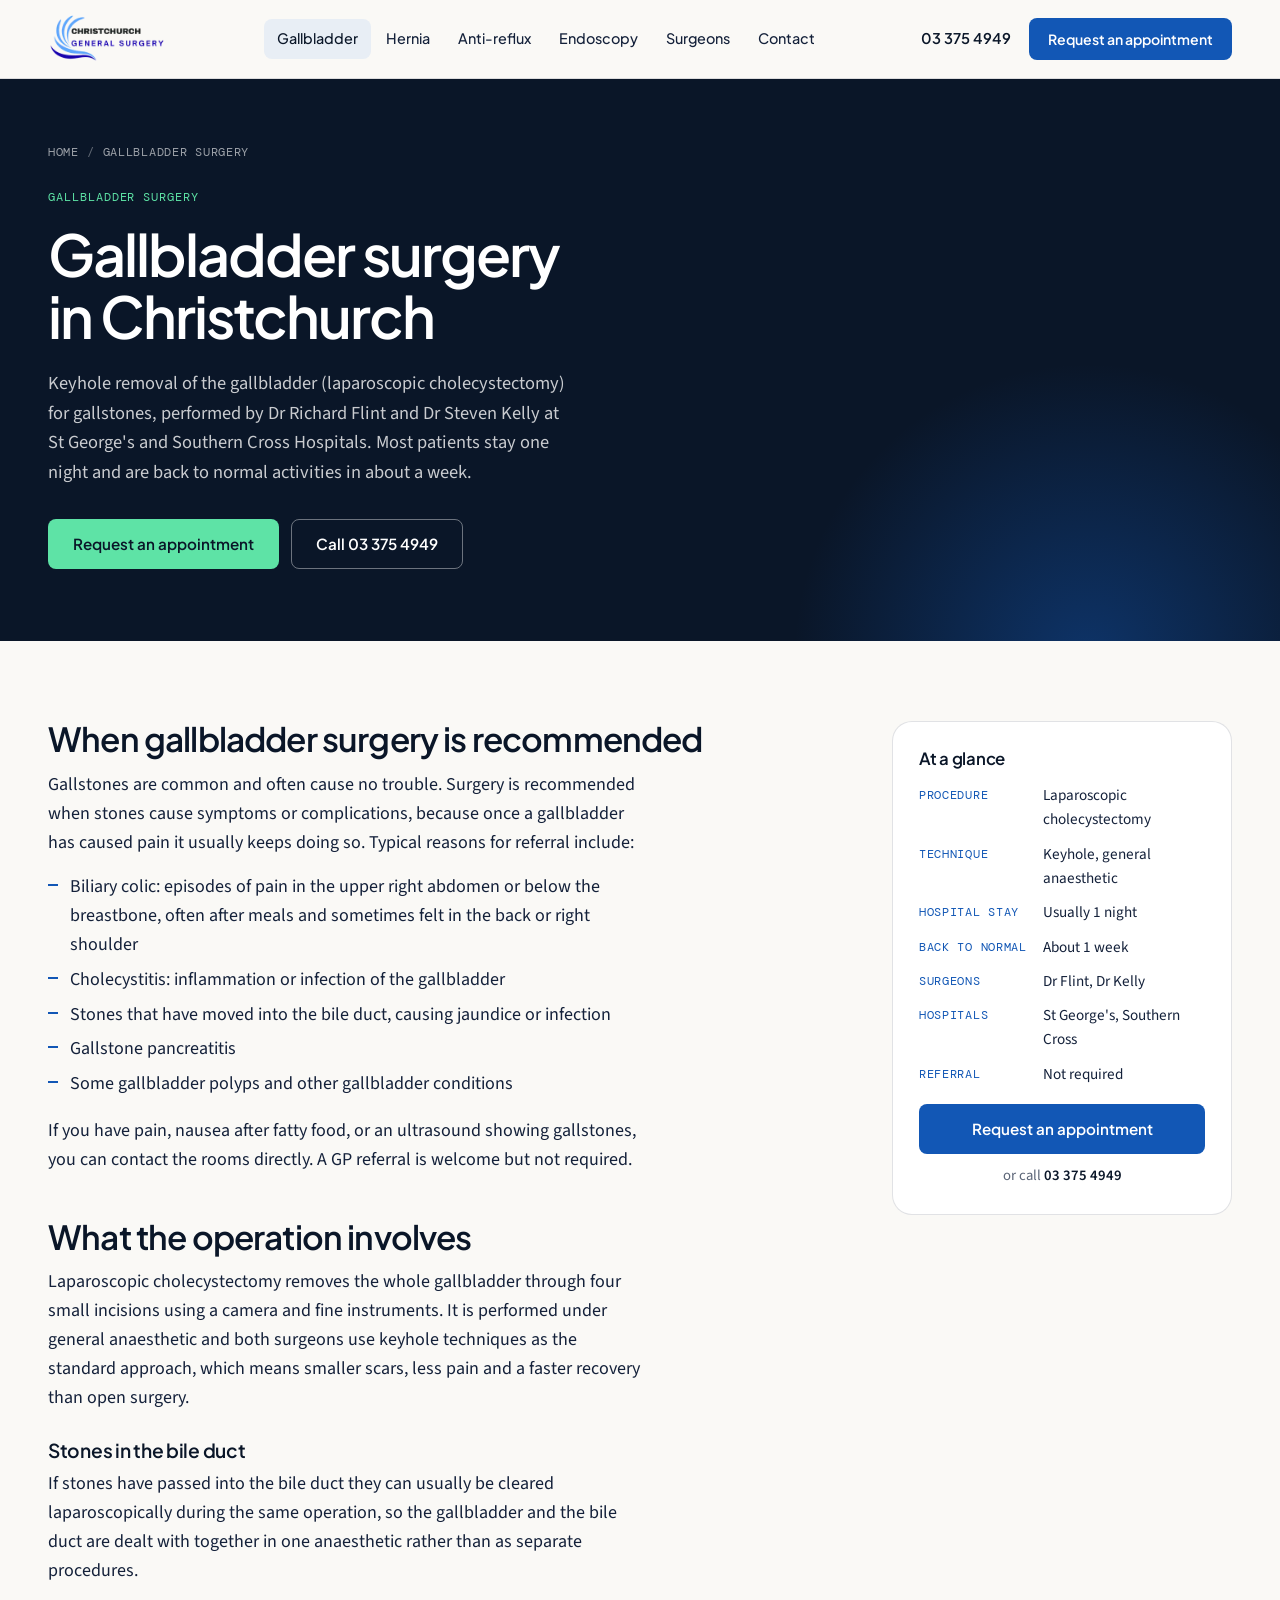
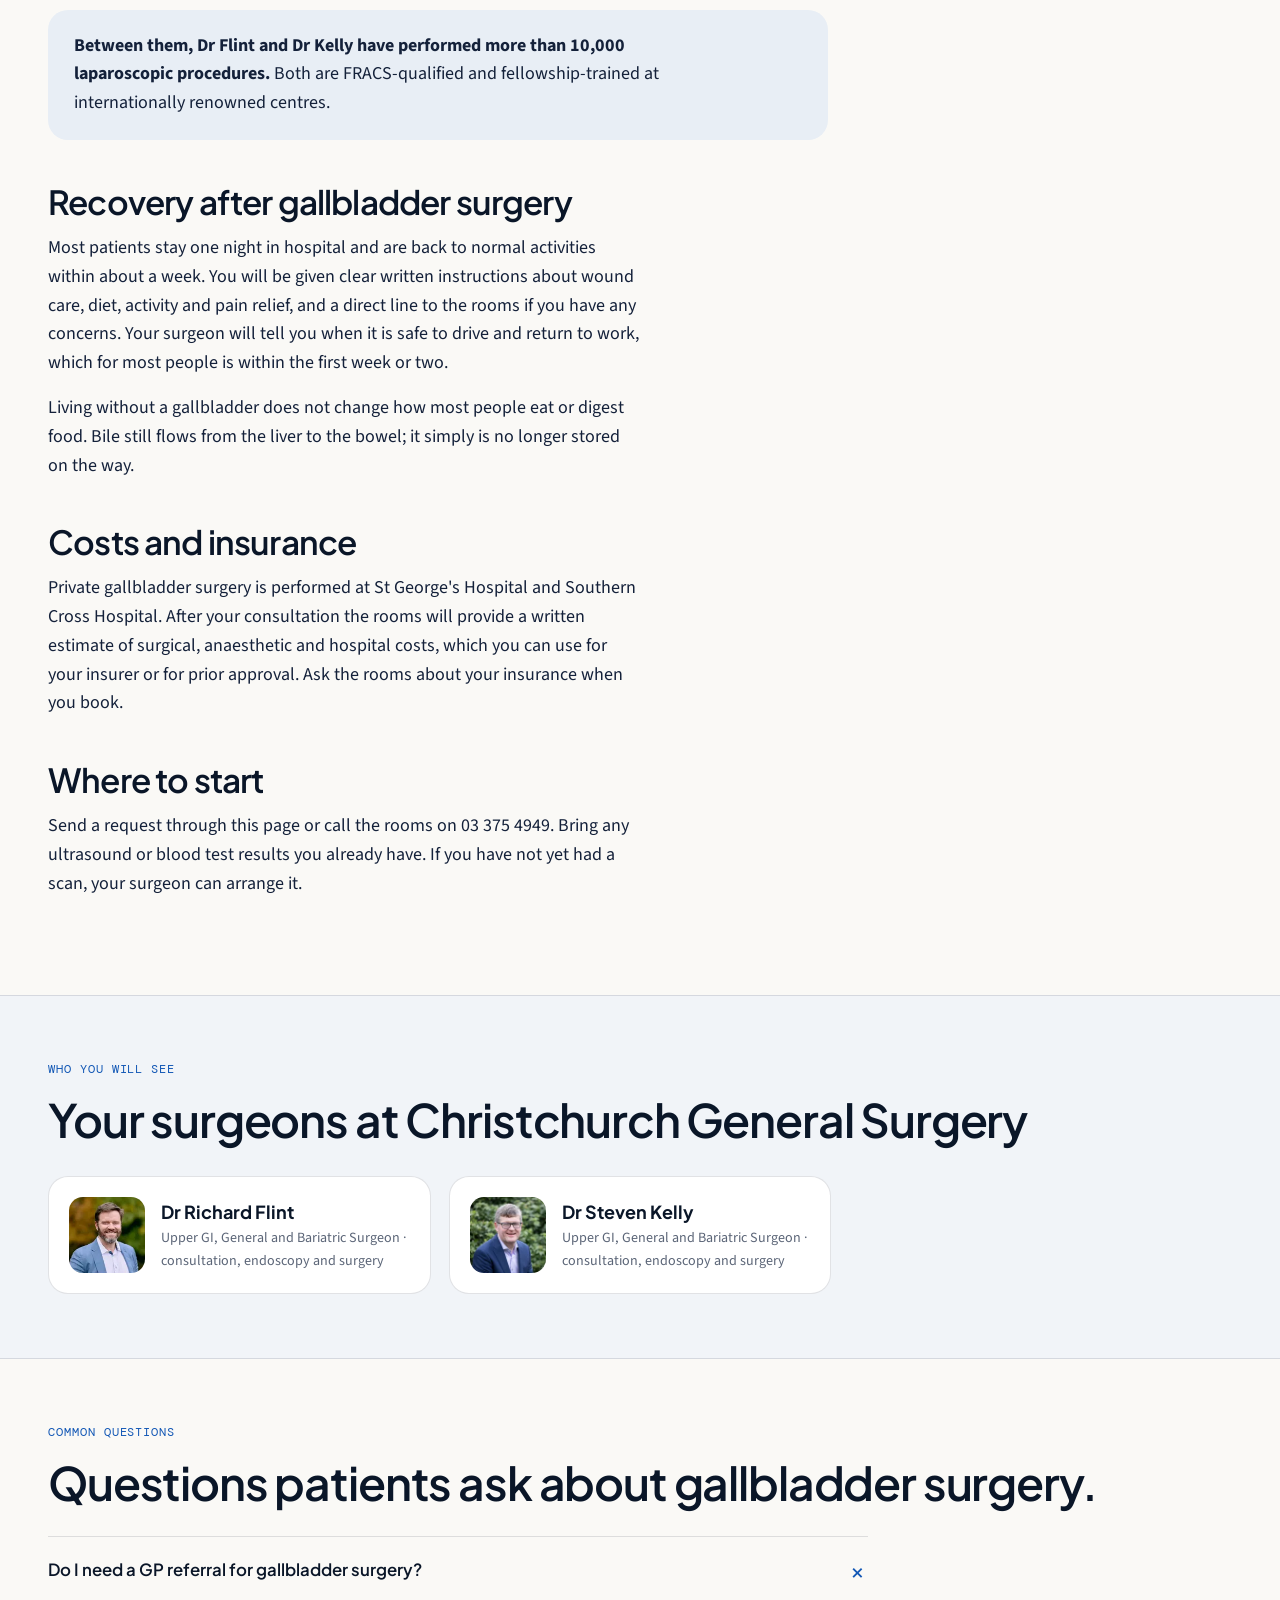
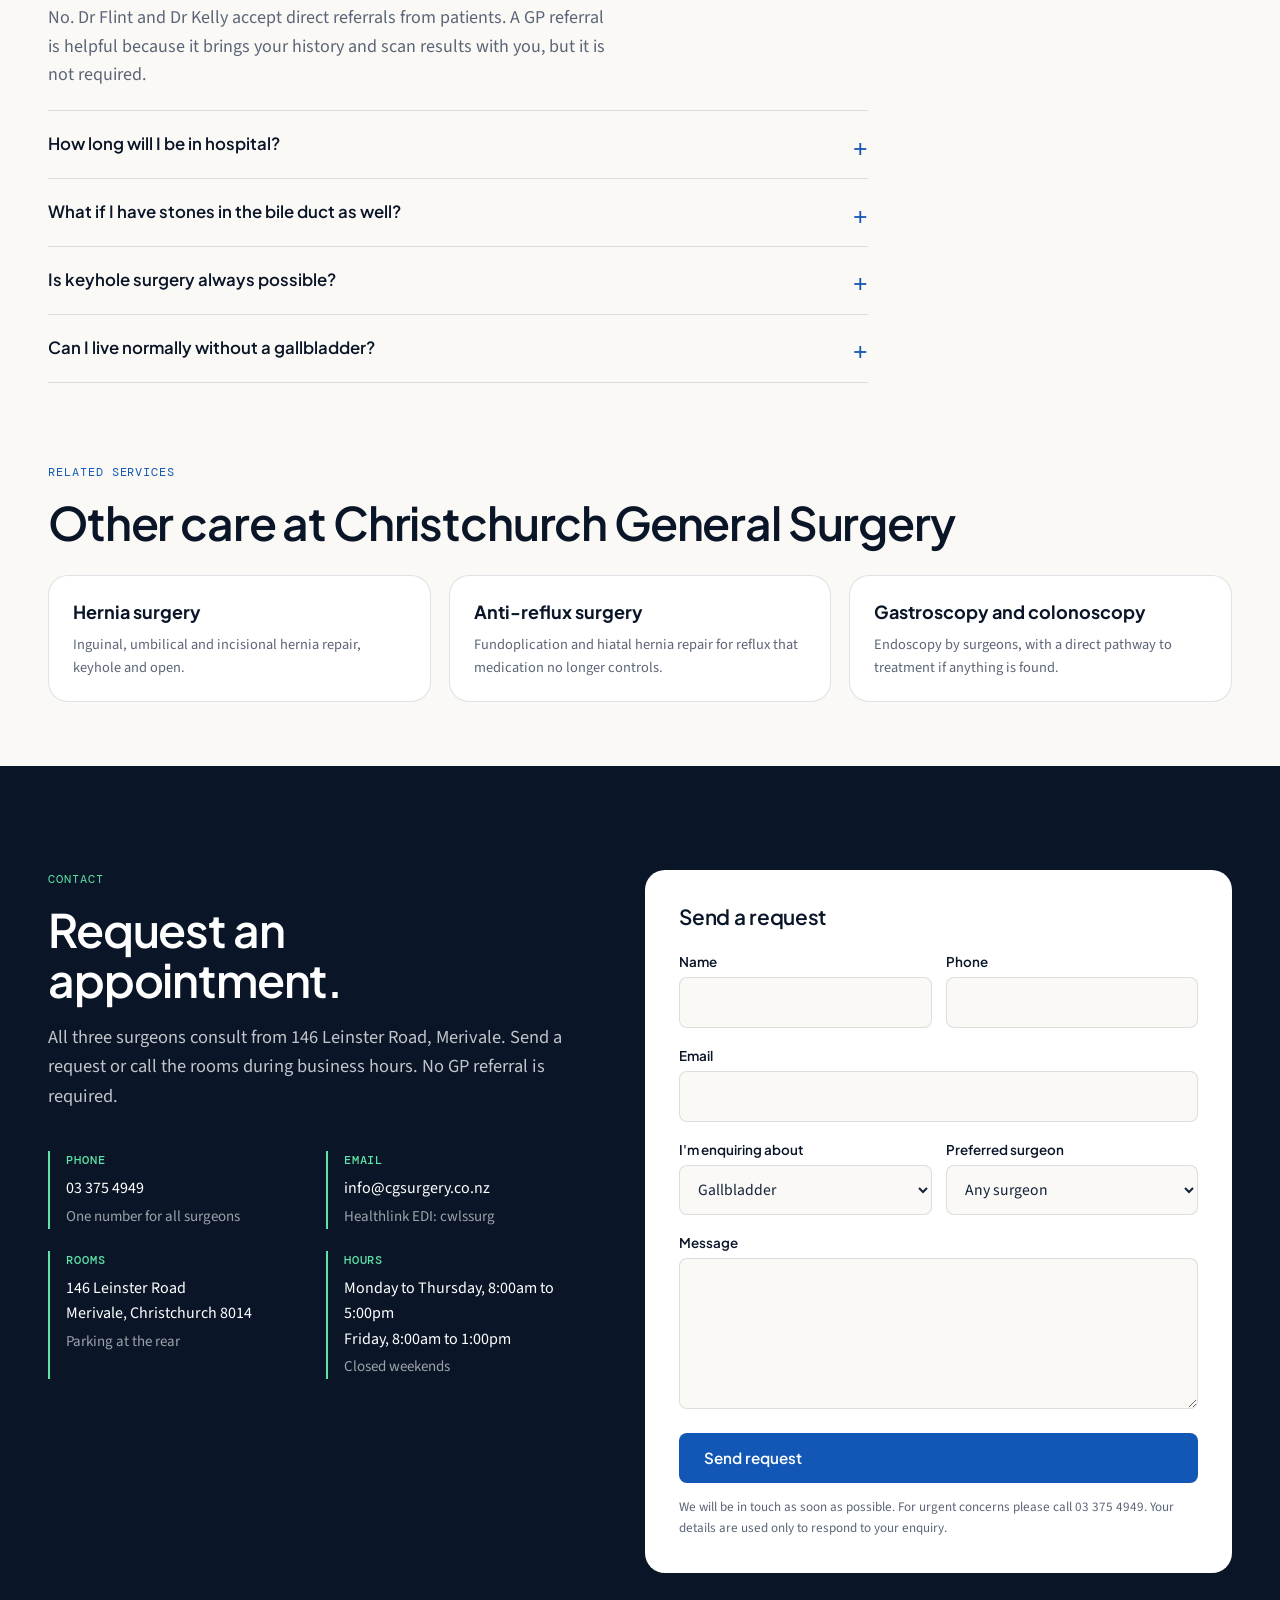
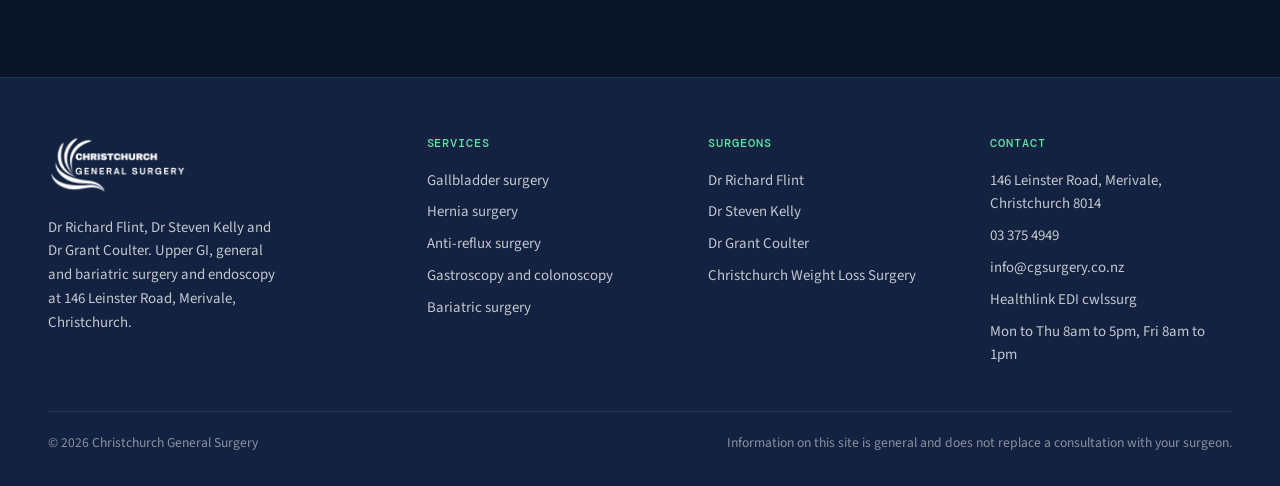
<file: gallbladder-surgery-christchurch/index.html>
<!DOCTYPE html>
<html lang="en-NZ">
<head>
<meta charset="UTF-8">
<meta name="viewport" content="width=device-width, initial-scale=1.0">
<title>Gallbladder Surgery Christchurch | Keyhole Cholecystectomy | Christchurch General Surgery</title>
<meta name="description" content="Laparoscopic (keyhole) gallbladder surgery in Christchurch by Dr Richard Flint and Dr Steven Kelly. Gallstones and bile duct stones treated in one operation. One night in hospital, back to normal in about a week. Direct referrals welcome.">
<meta name="robots" content="index, follow, max-image-preview:large, max-snippet:-1">
<link rel="canonical" href="https://christchurchgeneralsurgery.co.nz/gallbladder-surgery-christchurch/">
<meta name="theme-color" content="#0A1628">
<meta name="geo.region" content="NZ-CAN">
<meta name="geo.placename" content="Merivale, Christchurch">
<meta property="og:type" content="website">
<meta property="og:site_name" content="Christchurch General Surgery">
<meta property="og:locale" content="en_NZ">
<meta property="og:title" content="Gallbladder Surgery Christchurch | Keyhole Cholecystectomy | Christchurch General Surgery">
<meta property="og:description" content="Laparoscopic (keyhole) gallbladder surgery in Christchurch by Dr Richard Flint and Dr Steven Kelly. Gallstones and bile duct stones treated in one operation. One night in hospital, back to normal in about a week. Direct referrals welcome.">
<meta property="og:url" content="https://christchurchgeneralsurgery.co.nz/gallbladder-surgery-christchurch/">
<meta property="og:image" content="https://christchurchgeneralsurgery.co.nz/images/og-christchurch-general-surgery.jpg">
<meta property="og:image:width" content="1200">
<meta property="og:image:height" content="630">
<meta name="twitter:card" content="summary_large_image">
<meta name="twitter:title" content="Gallbladder Surgery Christchurch | Keyhole Cholecystectomy | Christchurch General Surgery">
<meta name="twitter:description" content="Laparoscopic (keyhole) gallbladder surgery in Christchurch by Dr Richard Flint and Dr Steven Kelly. Gallstones and bile duct stones treated in one operation. One night in hospital, back to normal in about a week. Direct referrals welcome.">
<meta name="twitter:image" content="https://christchurchgeneralsurgery.co.nz/images/og-christchurch-general-surgery.jpg">
<link rel="icon" href="/favicon.svg" type="image/svg+xml">
<link rel="icon" href="/favicon-32.png" sizes="32x32" type="image/png">
<link rel="apple-touch-icon" href="/apple-touch-icon.png">
<link rel="manifest" href="/site.webmanifest">
<script async src="https://www.googletagmanager.com/gtag/js?id=G-P8L0BK0NYY"></script>
<script>
window.dataLayer=window.dataLayer||[];function gtag(){dataLayer.push(arguments);}gtag('js',new Date());
gtag('config','G-P8L0BK0NYY');
/* Google Ads conversion tracking: 'Submit lead form' conversion action (fires on /thank-you/). */
window.CGS_ADS_ID='AW-7681049665';
window.CGS_ADS_CONVERSION_LABEL='76OHCMGIzs4cEKjw5ptE';
if(window.CGS_ADS_ID){gtag('config',window.CGS_ADS_ID,{allow_enhanced_conversions:true});}
</script>
<link rel="preload" href="/fonts/plus-jakarta-sans.woff2" as="font" type="font/woff2" crossorigin>
<link rel="preload" href="/fonts/source-sans-3.woff2" as="font" type="font/woff2" crossorigin>
<link rel="stylesheet" href="/css/site.css">
<script type="application/ld+json">{
 "@context": "https://schema.org",
 "@type": "MedicalWebPage",
 "@id": "https://christchurchgeneralsurgery.co.nz/gallbladder-surgery-christchurch/#webpage",
 "url": "https://christchurchgeneralsurgery.co.nz/gallbladder-surgery-christchurch/",
 "name": "Gallbladder Surgery Christchurch | Keyhole Cholecystectomy | Christchurch General Surgery",
 "description": "Laparoscopic (keyhole) gallbladder surgery in Christchurch by Dr Richard Flint and Dr Steven Kelly. Gallstones and bile duct stones treated in one operation. One night in hospital, back to normal in about a week. Direct referrals welcome.",
 "inLanguage": "en-NZ",
 "isPartOf": {
  "@id": "https://christchurchgeneralsurgery.co.nz/#website"
 },
 "about": {
  "@type": "MedicalProcedure",
  "name": "Laparoscopic cholecystectomy (keyhole gallbladder removal)",
  "procedureType": "https://schema.org/SurgicalProcedure",
  "howPerformed": "Keyhole, general anaesthetic",
  "provider": {
   "@id": "https://christchurchgeneralsurgery.co.nz/#organization"
  }
 },
 "audience": {
  "@type": "MedicalAudience",
  "audienceType": "Patient"
 },
 "provider": {
  "@id": "https://christchurchgeneralsurgery.co.nz/#organization"
 },
 "lastReviewed": "2026-09-12"
}</script>
<script type="application/ld+json">{
 "@context": "https://schema.org",
 "@type": "BreadcrumbList",
 "itemListElement": [
  {
   "@type": "ListItem",
   "position": 1,
   "name": "Home",
   "item": "https://christchurchgeneralsurgery.co.nz/"
  },
  {
   "@type": "ListItem",
   "position": 2,
   "name": "Gallbladder surgery in Christchurch",
   "item": "https://christchurchgeneralsurgery.co.nz/gallbladder-surgery-christchurch/"
  }
 ]
}</script>
<script type="application/ld+json">{
 "@context": "https://schema.org",
 "@type": "FAQPage",
 "mainEntity": [
  {
   "@type": "Question",
   "name": "Do I need a GP referral for gallbladder surgery?",
   "acceptedAnswer": {
    "@type": "Answer",
    "text": "No. Dr Flint and Dr Kelly accept direct referrals from patients. A GP referral is helpful because it brings your history and scan results with you, but it is not required."
   }
  },
  {
   "@type": "Question",
   "name": "How long will I be in hospital?",
   "acceptedAnswer": {
    "@type": "Answer",
    "text": "Laparoscopic gallbladder surgery is usually a one-night stay. Most people are back to normal activities within about a week."
   }
  },
  {
   "@type": "Question",
   "name": "What if I have stones in the bile duct as well?",
   "acceptedAnswer": {
    "@type": "Answer",
    "text": "Bile duct stones can usually be removed laparoscopically in the same operation as the gallbladder, so both problems are treated in one anaesthetic."
   }
  },
  {
   "@type": "Question",
   "name": "Is keyhole surgery always possible?",
   "acceptedAnswer": {
    "@type": "Answer",
    "text": "Almost always. Both surgeons use laparoscopic techniques as standard. Very occasionally, if the gallbladder is severely inflamed or scarred, a larger incision is safer. Your surgeon will discuss this with you beforehand."
   }
  },
  {
   "@type": "Question",
   "name": "Can I live normally without a gallbladder?",
   "acceptedAnswer": {
    "@type": "Answer",
    "text": "Yes. The gallbladder stores bile but is not essential. Most people notice no long-term change to their diet or digestion after surgery."
   }
  }
 ]
}</script>
</head>
<body>
<a class="skip" href="#main">Skip to content</a>
<nav class="nav" aria-label="Primary">
  <div class="wrap">
    <a class="brand" href="/" aria-label="Christchurch General Surgery home"><img src="/images/cgs-logo-300.webp" alt="Christchurch General Surgery" width="300" height="132"></a>
    <button class="menu" type="button" aria-expanded="false" aria-controls="nav-links" aria-label="Open menu"><span></span><span></span><span></span></button>
    <ul id="nav-links">
      <li><a href="/gallbladder-surgery-christchurch/" aria-current="page">Gallbladder</a></li>
      <li><a href="/hernia-surgery-christchurch/">Hernia</a></li>
      <li><a href="/anti-reflux-surgery-christchurch/">Anti-reflux</a></li>
      <li><a href="/endoscopy-christchurch/">Endoscopy</a></li>
      <li><a href="/#surgeons">Surgeons</a></li>
      <li><a href="/#contact">Contact</a></li>
    </ul>
    <div class="right">
      <a class="phone" href="tel:+6433754949">03 375 4949</a>
      <a class="btn btn-p" href="/#contact">Request an appointment</a>
    </div>
  </div>
</nav>
<main id="main">
<header class="page-hero">
  <div class="wrap">
    <ol class="crumbs"><li><a href="/">Home</a></li><li>Gallbladder surgery</li></ol>
    <span class="mono">Gallbladder surgery</span>
    <h1>Gallbladder surgery in Christchurch</h1>
    <p>Keyhole removal of the gallbladder (laparoscopic cholecystectomy) for gallstones, performed by Dr Richard Flint and Dr Steven Kelly at St George's and Southern Cross Hospitals. Most patients stay one night and are back to normal activities in about a week.</p>
    <div class="ctas">
      <a class="btn btn-m" href="#contact">Request an appointment</a>
      <a class="btn btn-w" href="tel:+6433754949">Call 03 375 4949</a>
    </div>
  </div>
</header>
<section class="svc-body">
  <div class="wrap">
    <article class="prose">
      <h2>When gallbladder surgery is recommended</h2>
      <p>Gallstones are common and often cause no trouble. Surgery is recommended when stones cause symptoms or complications, because once a gallbladder has caused pain it usually keeps doing so. Typical reasons for referral include:</p>
      <ul>
        <li>Biliary colic: episodes of pain in the upper right abdomen or below the breastbone, often after meals and sometimes felt in the back or right shoulder</li>
        <li>Cholecystitis: inflammation or infection of the gallbladder</li>
        <li>Stones that have moved into the bile duct, causing jaundice or infection</li>
        <li>Gallstone pancreatitis</li>
        <li>Some gallbladder polyps and other gallbladder conditions</li>
      </ul>
      <p>If you have pain, nausea after fatty food, or an ultrasound showing gallstones, you can contact the rooms directly. A GP referral is welcome but not required.</p>
      <h2>What the operation involves</h2>
      <p>Laparoscopic cholecystectomy removes the whole gallbladder through four small incisions using a camera and fine instruments. It is performed under general anaesthetic and both surgeons use keyhole techniques as the standard approach, which means smaller scars, less pain and a faster recovery than open surgery.</p>
      <h3>Stones in the bile duct</h3>
      <p>If stones have passed into the bile duct they can usually be cleared laparoscopically during the same operation, so the gallbladder and the bile duct are dealt with together in one anaesthetic rather than as separate procedures.</p>
      <div class="callout"><p><strong>Between them, Dr Flint and Dr Kelly have performed more than 10,000 laparoscopic procedures.</strong> Both are FRACS-qualified and fellowship-trained at internationally renowned centres.</p></div>
      <h2>Recovery after gallbladder surgery</h2>
      <p>Most patients stay one night in hospital and are back to normal activities within about a week. You will be given clear written instructions about wound care, diet, activity and pain relief, and a direct line to the rooms if you have any concerns. Your surgeon will tell you when it is safe to drive and return to work, which for most people is within the first week or two.</p>
      <p>Living without a gallbladder does not change how most people eat or digest food. Bile still flows from the liver to the bowel; it simply is no longer stored on the way.</p>
      <h2>Costs and insurance</h2>
      <p>Private gallbladder surgery is performed at St George's Hospital and Southern Cross Hospital. After your consultation the rooms will provide a written estimate of surgical, anaesthetic and hospital costs, which you can use for your insurer or for prior approval. Ask the rooms about your insurance when you book.</p>
      <h2>Where to start</h2>
      <p>Send a request through this page or call the rooms on 03 375 4949. Bring any ultrasound or blood test results you already have. If you have not yet had a scan, your surgeon can arrange it.</p>
    </article>
    <aside class="aside">
      <div class="facts">
        <h3>At a glance</h3>
        <dl><dt>Procedure</dt><dd>Laparoscopic cholecystectomy</dd><dt>Technique</dt><dd>Keyhole, general anaesthetic</dd><dt>Hospital stay</dt><dd>Usually 1 night</dd><dt>Back to normal</dt><dd>About 1 week</dd><dt>Surgeons</dt><dd>Dr Flint, Dr Kelly</dd><dt>Hospitals</dt><dd>St George's, Southern Cross</dd><dt>Referral</dt><dd>Not required</dd></dl>
        <a class="btn btn-p" href="#contact">Request an appointment</a>
        <p class="call">or call <a href="tel:+6433754949">03 375 4949</a></p>
      </div>
    </aside>
  </div>
</section>
<section class="who">
  <div class="wrap">
    <span class="mono">Who you will see</span>
    <h2>Your surgeons at Christchurch General Surgery</h2>
    <div class="who-grid"><div class="who-card"><img src="/images/dr-richard-flint-surgeon-christchurch-532.webp" srcset="/images/dr-richard-flint-surgeon-christchurch-160.webp 160w, /images/dr-richard-flint-surgeon-christchurch-340.webp 340w, /images/dr-richard-flint-surgeon-christchurch-532.webp 532w" sizes="76px" alt="Dr Richard Flint, Upper GI, General and Bariatric Surgeon · consultation, endoscopy and surgery" width="532" height="466" loading="lazy"><div><a href="/dr-richard-flint/"><b>Dr Richard Flint</b></a><span>Upper GI, General and Bariatric Surgeon · consultation, endoscopy and surgery</span></div></div><div class="who-card"><img src="/images/dr-steven-kelly-surgeon-christchurch-600.webp" srcset="/images/dr-steven-kelly-surgeon-christchurch-160.webp 160w, /images/dr-steven-kelly-surgeon-christchurch-340.webp 340w, /images/dr-steven-kelly-surgeon-christchurch-600.webp 600w, /images/dr-steven-kelly-surgeon-christchurch-900.webp 900w" sizes="76px" alt="Dr Steven Kelly, Upper GI, General and Bariatric Surgeon · consultation, endoscopy and surgery" width="900" height="900" loading="lazy"><div><a href="/dr-steven-kelly/"><b>Dr Steven Kelly</b></a><span>Upper GI, General and Bariatric Surgeon · consultation, endoscopy and surgery</span></div></div></div>
  </div>
</section>
<section class="faq-simple" id="faq">
  <div class="wrap">
    <span class="mono">Common questions</span>
    <h2>Questions patients ask about gallbladder surgery.</h2>
    <div class="grid">
      <details open><summary>Do I need a GP referral for gallbladder surgery?</summary><p>No. Dr Flint and Dr Kelly accept direct referrals from patients. A GP referral is helpful because it brings your history and scan results with you, but it is not required.</p></details>
      <details><summary>How long will I be in hospital?</summary><p>Laparoscopic gallbladder surgery is usually a one-night stay. Most people are back to normal activities within about a week.</p></details>
      <details><summary>What if I have stones in the bile duct as well?</summary><p>Bile duct stones can usually be removed laparoscopically in the same operation as the gallbladder, so both problems are treated in one anaesthetic.</p></details>
      <details><summary>Is keyhole surgery always possible?</summary><p>Almost always. Both surgeons use laparoscopic techniques as standard. Very occasionally, if the gallbladder is severely inflamed or scarred, a larger incision is safer. Your surgeon will discuss this with you beforehand.</p></details>
      <details><summary>Can I live normally without a gallbladder?</summary><p>Yes. The gallbladder stores bile but is not essential. Most people notice no long-term change to their diet or digestion after surgery.</p></details>
    </div>
  </div>
</section>
<section class="related" style="padding-top:0">
  <div class="wrap">
    <span class="mono">Related services</span>
    <h2>Other care at Christchurch General Surgery</h2>
    <div class="rel-grid"><a href="/hernia-surgery-christchurch/"><b>Hernia surgery</b><span>Inguinal, umbilical and incisional hernia repair, keyhole and open.</span></a><a href="/anti-reflux-surgery-christchurch/"><b>Anti-reflux surgery</b><span>Fundoplication and hiatal hernia repair for reflux that medication no longer controls.</span></a><a href="/endoscopy-christchurch/"><b>Gastroscopy and colonoscopy</b><span>Endoscopy by surgeons, with a direct pathway to treatment if anything is found.</span></a></div>
  </div>
</section>
<section class="contact" id="contact">
  <div class="wrap">
    <div>
      <span class="mono">Contact</span>
      <h2>Request an appointment.</h2>
      <p class="lede" style="margin-top:18px">All three surgeons consult from 146 Leinster Road, Merivale. Send a request or call the rooms during business hours. No GP referral is required.</p>
      <div class="cinfo">
        <div><span class="lbl">Phone</span><p><a href="tel:+6433754949">03 375 4949</a></p><small>One number for all surgeons</small></div>
        <div><span class="lbl">Email</span><p><a href="mailto:info@cgsurgery.co.nz">info@cgsurgery.co.nz</a></p><small>Healthlink EDI: cwlssurg</small></div>
        <div><span class="lbl">Rooms</span><p>146 Leinster Road<br>Merivale, Christchurch 8014</p><small>Parking at the rear</small></div>
        <div><span class="lbl">Hours</span><p>Monday to Thursday, 8:00am to 5:00pm<br>Friday, 8:00am to 1:00pm</p><small>Closed weekends</small></div>
      </div>
    </div>
    <form name="contact" method="POST" action="/thank-you/" data-netlify="true" netlify-honeypot="bot-field">
      <input type="hidden" name="form-name" value="contact">
      <input type="hidden" name="page" value="/gallbladder-surgery-christchurch/">
      <input type="hidden" name="subject" value="Website enquiry - Christchurch General Surgery">
      <p class="hp" aria-hidden="true"><label>Leave this field empty <input name="bot-field" tabindex="-1" autocomplete="off"></label></p>
      <h3>Send a request</h3>
      <div class="row">
        <div><label for="gallbladder-name">Name</label><input id="gallbladder-name" name="name" autocomplete="name" required></div>
        <div><label for="gallbladder-phone">Phone</label><input id="gallbladder-phone" name="phone" type="tel" autocomplete="tel"></div>
      </div>
      <div><label for="gallbladder-email">Email</label><input id="gallbladder-email" name="email" type="email" autocomplete="email" required></div>
      <div class="row">
        <div><label for="gallbladder-topic">I'm enquiring about</label><select id="gallbladder-topic" name="topic"><option selected>Gallbladder</option><option>Hernia</option><option>Anti-reflux surgery</option><option>Abdominal pain</option><option>Gastroscopy or colonoscopy</option><option>Bariatric surgery</option><option>Something else</option></select></div>
        <div><label for="gallbladder-surgeon">Preferred surgeon</label><select id="gallbladder-surgeon" name="surgeon"><option>Any surgeon</option><option>Dr Richard Flint</option><option>Dr Steven Kelly</option><option>Dr Grant Coulter (consultation or endoscopy)</option></select></div>
      </div>
      <div><label for="gallbladder-message">Message</label><textarea id="gallbladder-message" name="message" rows="5"></textarea></div>
      <button class="btn btn-p" type="submit">Send request</button>
      <small>We will be in touch as soon as possible. For urgent concerns please call 03 375 4949. Your details are used only to respond to your enquiry.</small>
    </form>
  </div>
</section>

</main>
<footer>
  <div class="wrap">
    <div class="fgrid">
      <div><img src="/images/cgs-logo-300.webp" alt="Christchurch General Surgery" width="300" height="132" loading="lazy"><p style="font-size:.93rem;max-width:34ch">Dr Richard Flint, Dr Steven Kelly and Dr Grant Coulter. Upper GI, general and bariatric surgery and endoscopy at 146 Leinster Road, Merivale, Christchurch.</p></div>
      <div><span class="fh">Services</span><ul><li><a href="/gallbladder-surgery-christchurch/">Gallbladder surgery</a></li><li><a href="/hernia-surgery-christchurch/">Hernia surgery</a></li><li><a href="/anti-reflux-surgery-christchurch/">Anti-reflux surgery</a></li><li><a href="/endoscopy-christchurch/">Gastroscopy and colonoscopy</a></li><li><a href="https://cwls.co.nz" rel="noopener">Bariatric surgery</a></li></ul></div>
      <div><span class="fh">Surgeons</span><ul><li><a href="/dr-richard-flint/">Dr Richard Flint</a></li><li><a href="/dr-steven-kelly/">Dr Steven Kelly</a></li><li><a href="/dr-grant-coulter/">Dr Grant Coulter</a></li><li><a href="https://cwls.co.nz" rel="noopener">Christchurch Weight Loss Surgery</a></li></ul></div>
      <div><span class="fh">Contact</span><ul><li>146 Leinster Road, Merivale, Christchurch 8014</li><li><a href="tel:+6433754949">03 375 4949</a></li><li><a href="mailto:info@cgsurgery.co.nz">info@cgsurgery.co.nz</a></li><li>Healthlink EDI cwlssurg</li><li>Mon to Thu 8am to 5pm, Fri 8am to 1pm</li></ul></div>
    </div>
    <div class="fbot"><span>&copy; 2026 Christchurch General Surgery</span><span>Information on this site is general and does not replace a consultation with your surgeon.</span></div>
  </div>
</footer>
<script src="/js/site.js" defer></script>
</body>
</html>
</file>
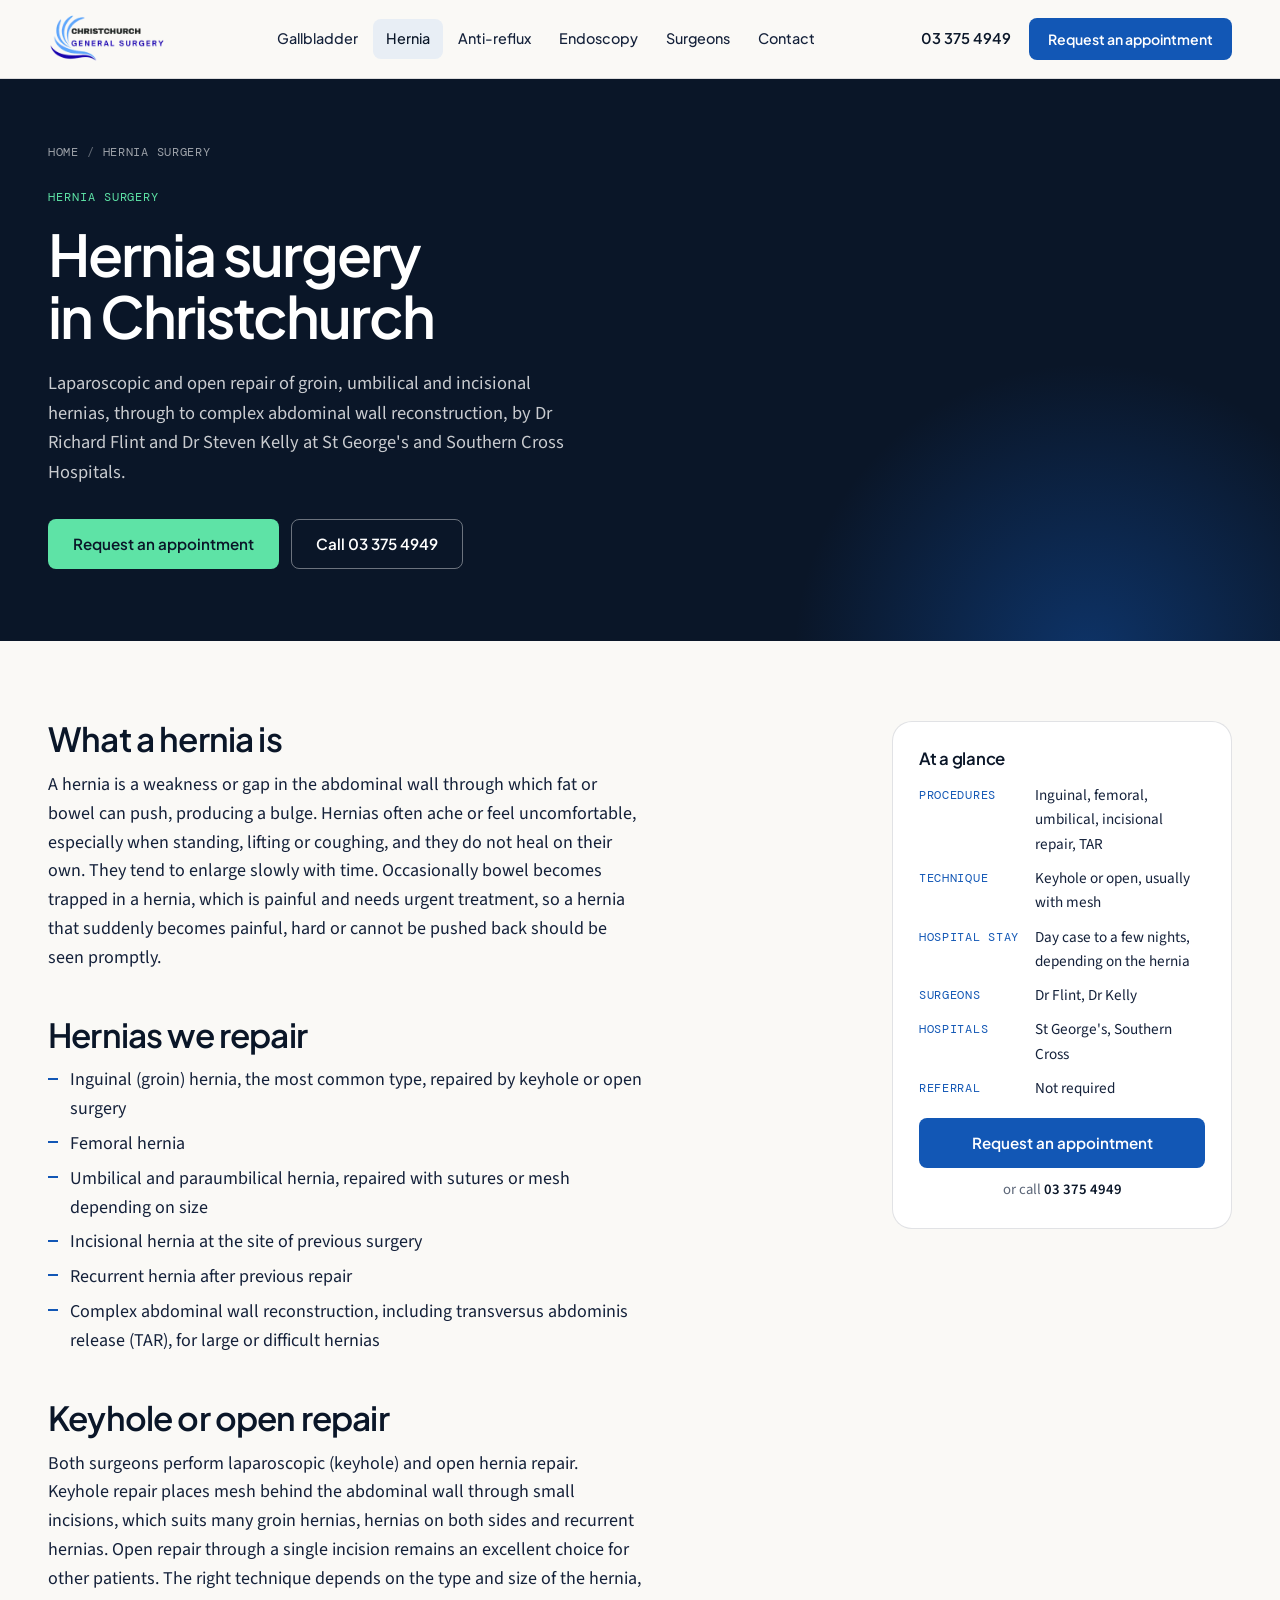
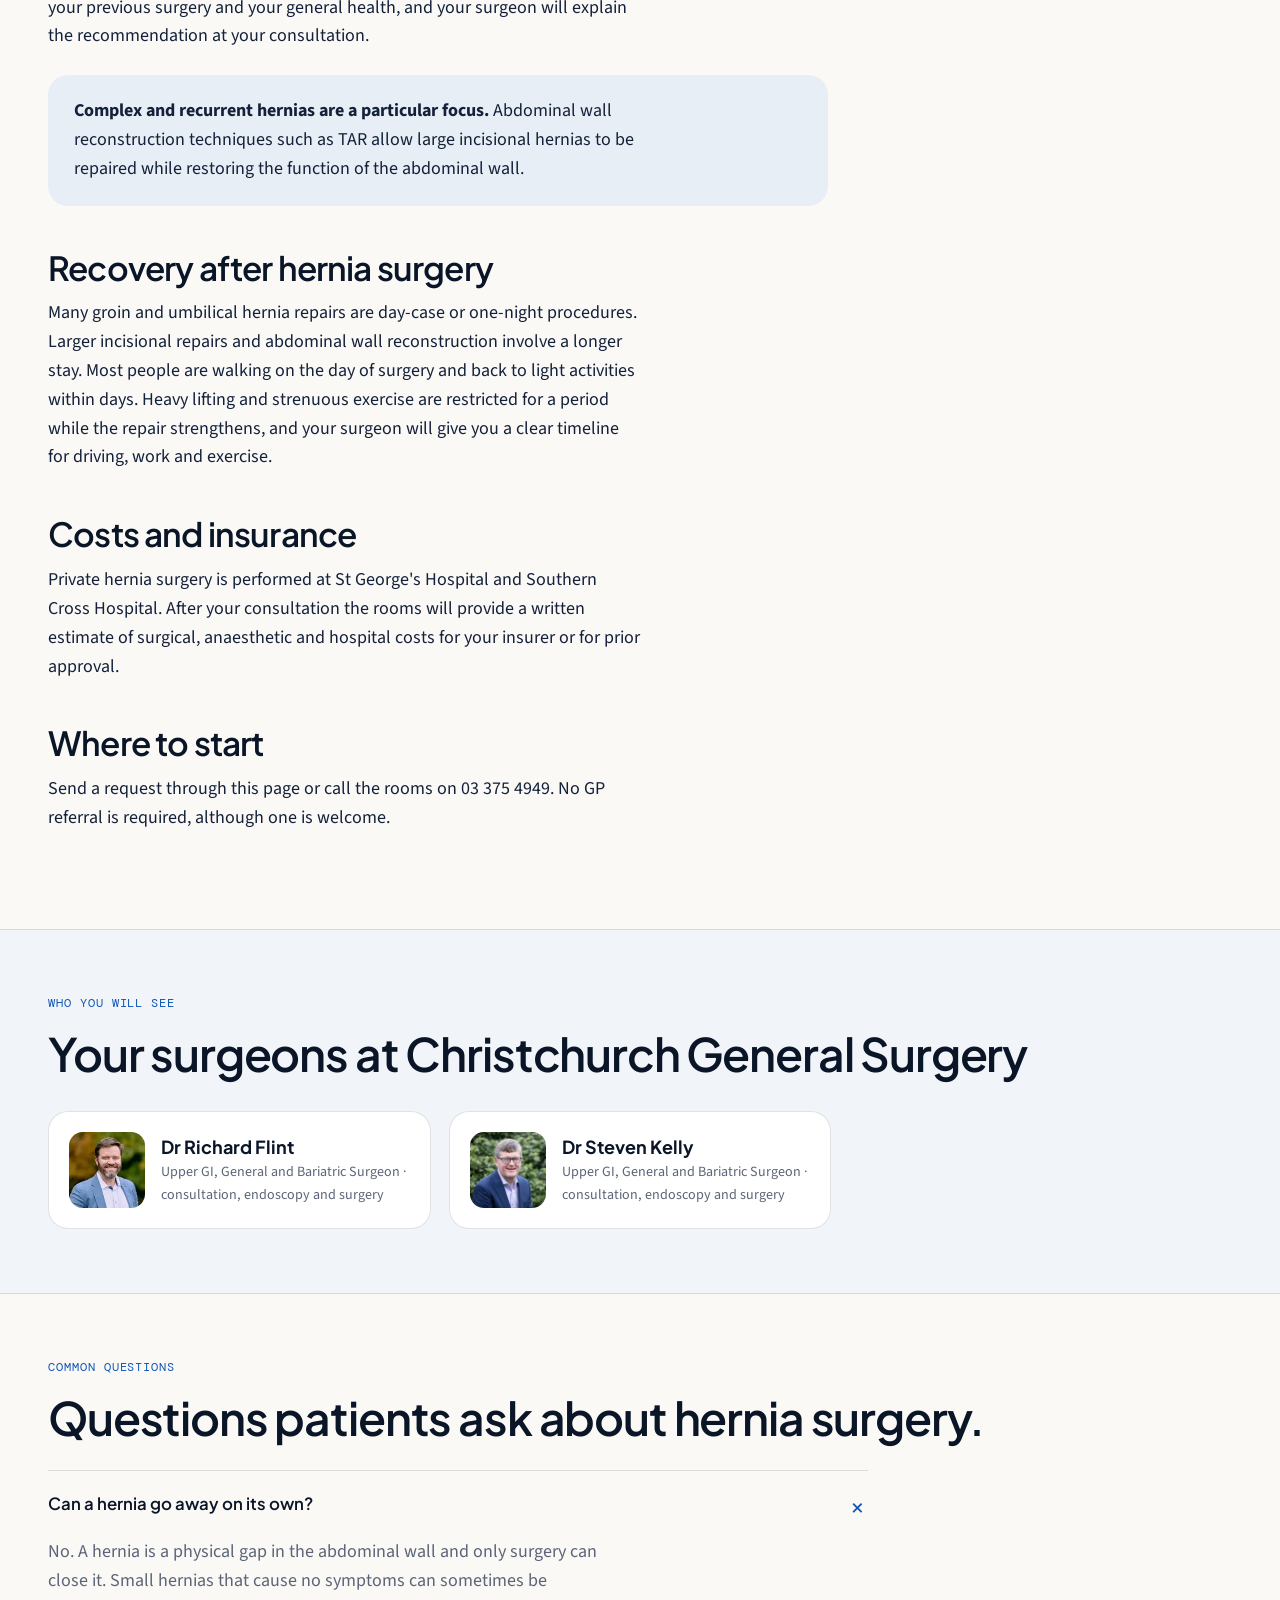
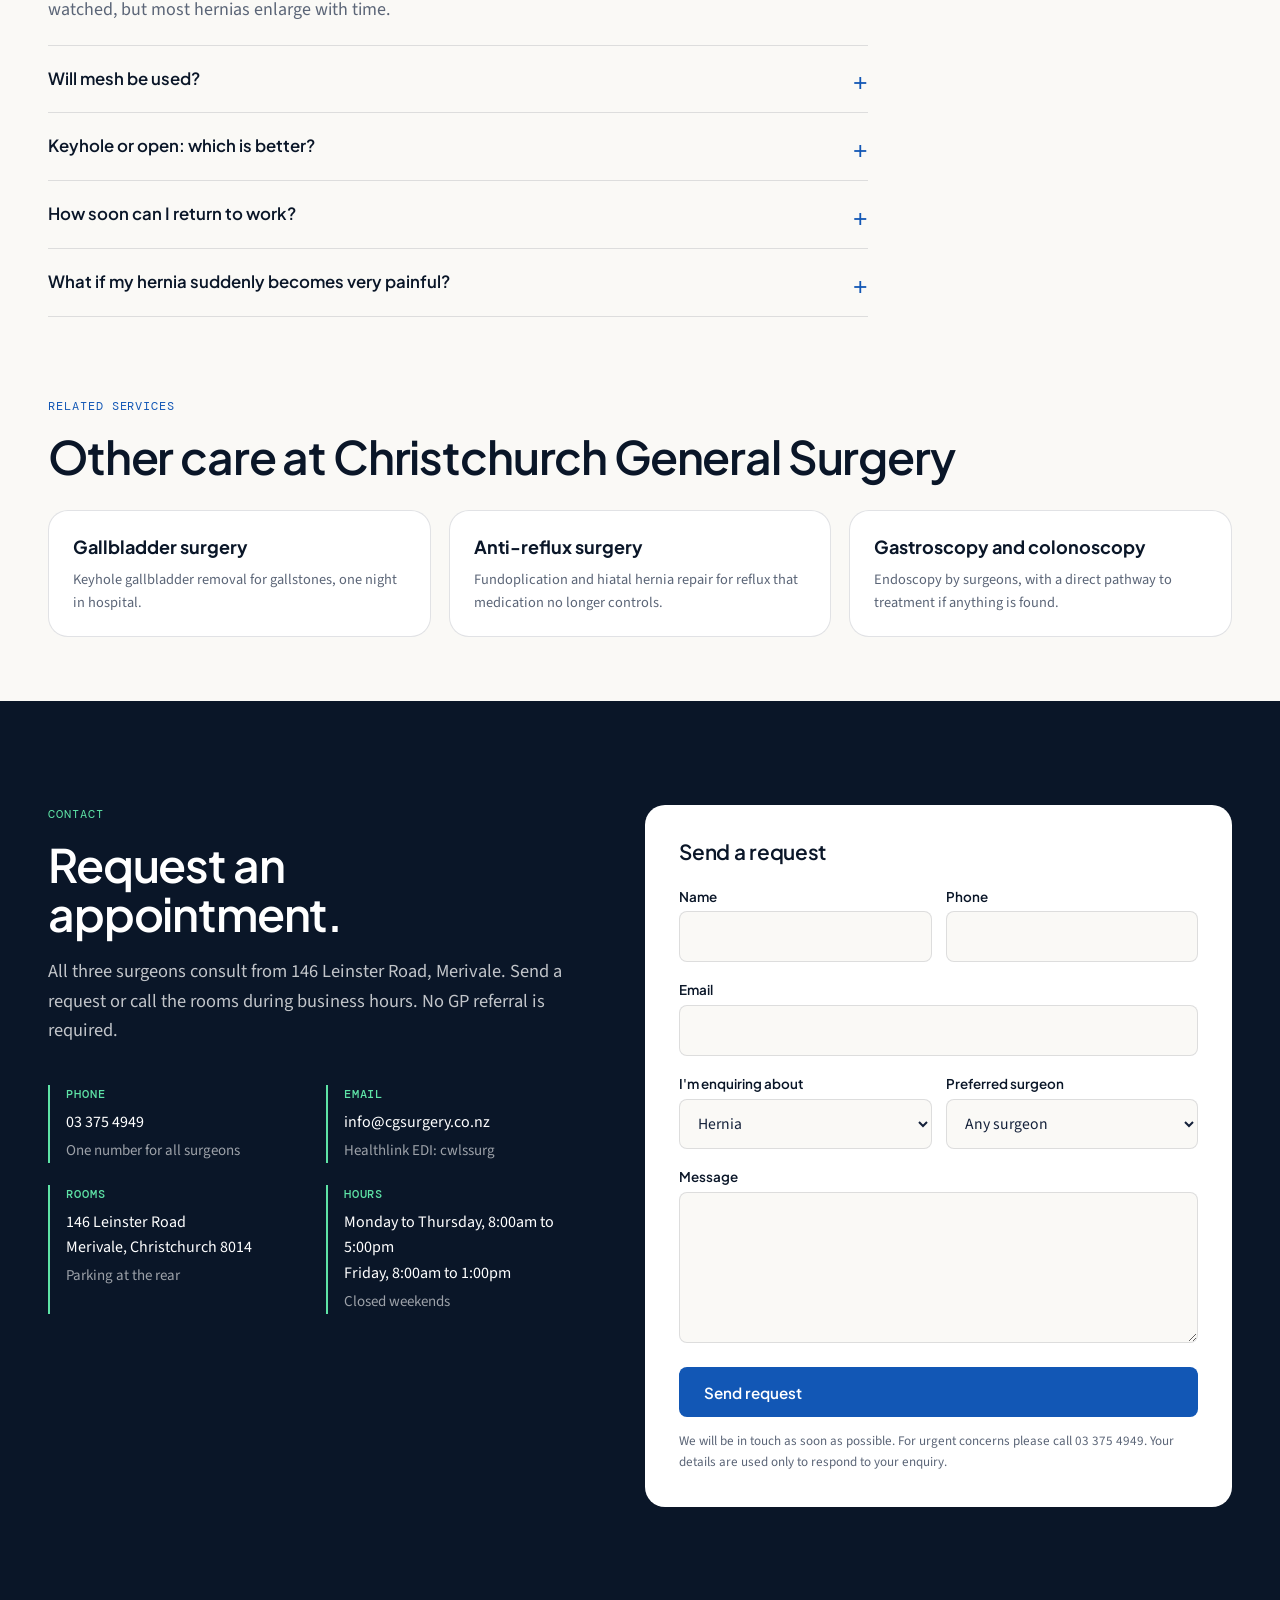
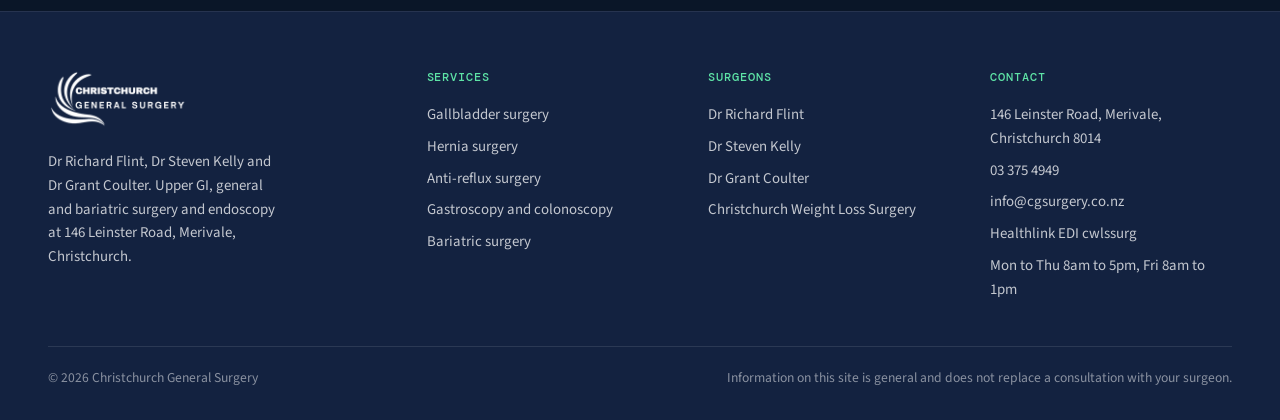
<file: hernia-surgery-christchurch/index.html>
<!DOCTYPE html>
<html lang="en-NZ">
<head>
<meta charset="UTF-8">
<meta name="viewport" content="width=device-width, initial-scale=1.0">
<title>Hernia Surgery Christchurch | Inguinal, Umbilical & Incisional Hernia Repair</title>
<meta name="description" content="Hernia surgery in Christchurch by Dr Richard Flint and Dr Steven Kelly. Laparoscopic and open repair of inguinal (groin), femoral, umbilical and incisional hernias, through to complex abdominal wall reconstruction. Direct referrals welcome.">
<meta name="robots" content="index, follow, max-image-preview:large, max-snippet:-1">
<link rel="canonical" href="https://christchurchgeneralsurgery.co.nz/hernia-surgery-christchurch/">
<meta name="theme-color" content="#0A1628">
<meta name="geo.region" content="NZ-CAN">
<meta name="geo.placename" content="Merivale, Christchurch">
<meta property="og:type" content="website">
<meta property="og:site_name" content="Christchurch General Surgery">
<meta property="og:locale" content="en_NZ">
<meta property="og:title" content="Hernia Surgery Christchurch | Inguinal, Umbilical & Incisional Hernia Repair">
<meta property="og:description" content="Hernia surgery in Christchurch by Dr Richard Flint and Dr Steven Kelly. Laparoscopic and open repair of inguinal (groin), femoral, umbilical and incisional hernias, through to complex abdominal wall reconstruction. Direct referrals welcome.">
<meta property="og:url" content="https://christchurchgeneralsurgery.co.nz/hernia-surgery-christchurch/">
<meta property="og:image" content="https://christchurchgeneralsurgery.co.nz/images/og-christchurch-general-surgery.jpg">
<meta property="og:image:width" content="1200">
<meta property="og:image:height" content="630">
<meta name="twitter:card" content="summary_large_image">
<meta name="twitter:title" content="Hernia Surgery Christchurch | Inguinal, Umbilical & Incisional Hernia Repair">
<meta name="twitter:description" content="Hernia surgery in Christchurch by Dr Richard Flint and Dr Steven Kelly. Laparoscopic and open repair of inguinal (groin), femoral, umbilical and incisional hernias, through to complex abdominal wall reconstruction. Direct referrals welcome.">
<meta name="twitter:image" content="https://christchurchgeneralsurgery.co.nz/images/og-christchurch-general-surgery.jpg">
<link rel="icon" href="/favicon.svg" type="image/svg+xml">
<link rel="icon" href="/favicon-32.png" sizes="32x32" type="image/png">
<link rel="apple-touch-icon" href="/apple-touch-icon.png">
<link rel="manifest" href="/site.webmanifest">
<script async src="https://www.googletagmanager.com/gtag/js?id=G-P8L0BK0NYY"></script>
<script>
window.dataLayer=window.dataLayer||[];function gtag(){dataLayer.push(arguments);}gtag('js',new Date());
gtag('config','G-P8L0BK0NYY');
/* Google Ads conversion tracking: 'Submit lead form' conversion action (fires on /thank-you/). */
window.CGS_ADS_ID='AW-7681049665';
window.CGS_ADS_CONVERSION_LABEL='76OHCMGIzs4cEKjw5ptE';
if(window.CGS_ADS_ID){gtag('config',window.CGS_ADS_ID,{allow_enhanced_conversions:true});}
</script>
<link rel="preload" href="/fonts/plus-jakarta-sans.woff2" as="font" type="font/woff2" crossorigin>
<link rel="preload" href="/fonts/source-sans-3.woff2" as="font" type="font/woff2" crossorigin>
<link rel="stylesheet" href="/css/site.css">
<script type="application/ld+json">{
 "@context": "https://schema.org",
 "@type": "MedicalWebPage",
 "@id": "https://christchurchgeneralsurgery.co.nz/hernia-surgery-christchurch/#webpage",
 "url": "https://christchurchgeneralsurgery.co.nz/hernia-surgery-christchurch/",
 "name": "Hernia Surgery Christchurch | Inguinal, Umbilical & Incisional Hernia Repair",
 "description": "Hernia surgery in Christchurch by Dr Richard Flint and Dr Steven Kelly. Laparoscopic and open repair of inguinal (groin), femoral, umbilical and incisional hernias, through to complex abdominal wall reconstruction. Direct referrals welcome.",
 "inLanguage": "en-NZ",
 "isPartOf": {
  "@id": "https://christchurchgeneralsurgery.co.nz/#website"
 },
 "about": {
  "@type": "MedicalProcedure",
  "name": "Hernia repair (inguinal, femoral, umbilical, incisional, abdominal wall reconstruction)",
  "procedureType": "https://schema.org/SurgicalProcedure",
  "howPerformed": "Keyhole or open, usually with mesh",
  "provider": {
   "@id": "https://christchurchgeneralsurgery.co.nz/#organization"
  }
 },
 "audience": {
  "@type": "MedicalAudience",
  "audienceType": "Patient"
 },
 "provider": {
  "@id": "https://christchurchgeneralsurgery.co.nz/#organization"
 },
 "lastReviewed": "2026-09-12"
}</script>
<script type="application/ld+json">{
 "@context": "https://schema.org",
 "@type": "BreadcrumbList",
 "itemListElement": [
  {
   "@type": "ListItem",
   "position": 1,
   "name": "Home",
   "item": "https://christchurchgeneralsurgery.co.nz/"
  },
  {
   "@type": "ListItem",
   "position": 2,
   "name": "Hernia surgery in Christchurch",
   "item": "https://christchurchgeneralsurgery.co.nz/hernia-surgery-christchurch/"
  }
 ]
}</script>
<script type="application/ld+json">{
 "@context": "https://schema.org",
 "@type": "FAQPage",
 "mainEntity": [
  {
   "@type": "Question",
   "name": "Can a hernia go away on its own?",
   "acceptedAnswer": {
    "@type": "Answer",
    "text": "No. A hernia is a physical gap in the abdominal wall and only surgery can close it. Small hernias that cause no symptoms can sometimes be watched, but most hernias enlarge with time."
   }
  },
  {
   "@type": "Question",
   "name": "Will mesh be used?",
   "acceptedAnswer": {
    "@type": "Answer",
    "text": "Most adult hernia repairs use mesh because it lowers the chance of the hernia coming back. Small umbilical hernias can sometimes be repaired with sutures alone. Your surgeon will discuss the options with you."
   }
  },
  {
   "@type": "Question",
   "name": "Keyhole or open: which is better?",
   "acceptedAnswer": {
    "@type": "Answer",
    "text": "Both are excellent operations in the right situation. Keyhole repair is often preferred for groin hernias on both sides and for recurrent hernias, while open repair suits many others. The recommendation depends on your hernia and your health."
   }
  },
  {
   "@type": "Question",
   "name": "How soon can I return to work?",
   "acceptedAnswer": {
    "@type": "Answer",
    "text": "Desk-based work is often possible within a week of a groin or umbilical repair. Physical work and heavy lifting take longer. Your surgeon will give you a specific timeline."
   }
  },
  {
   "@type": "Question",
   "name": "What if my hernia suddenly becomes very painful?",
   "acceptedAnswer": {
    "@type": "Answer",
    "text": "A hernia that becomes hard, very painful or cannot be pushed back may be trapped and needs urgent assessment. Contact the rooms or attend an emergency department."
   }
  }
 ]
}</script>
</head>
<body>
<a class="skip" href="#main">Skip to content</a>
<nav class="nav" aria-label="Primary">
  <div class="wrap">
    <a class="brand" href="/" aria-label="Christchurch General Surgery home"><img src="/images/cgs-logo-300.webp" alt="Christchurch General Surgery" width="300" height="132"></a>
    <button class="menu" type="button" aria-expanded="false" aria-controls="nav-links" aria-label="Open menu"><span></span><span></span><span></span></button>
    <ul id="nav-links">
      <li><a href="/gallbladder-surgery-christchurch/">Gallbladder</a></li>
      <li><a href="/hernia-surgery-christchurch/" aria-current="page">Hernia</a></li>
      <li><a href="/anti-reflux-surgery-christchurch/">Anti-reflux</a></li>
      <li><a href="/endoscopy-christchurch/">Endoscopy</a></li>
      <li><a href="/#surgeons">Surgeons</a></li>
      <li><a href="/#contact">Contact</a></li>
    </ul>
    <div class="right">
      <a class="phone" href="tel:+6433754949">03 375 4949</a>
      <a class="btn btn-p" href="/#contact">Request an appointment</a>
    </div>
  </div>
</nav>
<main id="main">
<header class="page-hero">
  <div class="wrap">
    <ol class="crumbs"><li><a href="/">Home</a></li><li>Hernia surgery</li></ol>
    <span class="mono">Hernia surgery</span>
    <h1>Hernia surgery in Christchurch</h1>
    <p>Laparoscopic and open repair of groin, umbilical and incisional hernias, through to complex abdominal wall reconstruction, by Dr Richard Flint and Dr Steven Kelly at St George's and Southern Cross Hospitals.</p>
    <div class="ctas">
      <a class="btn btn-m" href="#contact">Request an appointment</a>
      <a class="btn btn-w" href="tel:+6433754949">Call 03 375 4949</a>
    </div>
  </div>
</header>
<section class="svc-body">
  <div class="wrap">
    <article class="prose">
      <h2>What a hernia is</h2>
      <p>A hernia is a weakness or gap in the abdominal wall through which fat or bowel can push, producing a bulge. Hernias often ache or feel uncomfortable, especially when standing, lifting or coughing, and they do not heal on their own. They tend to enlarge slowly with time. Occasionally bowel becomes trapped in a hernia, which is painful and needs urgent treatment, so a hernia that suddenly becomes painful, hard or cannot be pushed back should be seen promptly.</p>
      <h2>Hernias we repair</h2>
      <ul>
        <li>Inguinal (groin) hernia, the most common type, repaired by keyhole or open surgery</li>
        <li>Femoral hernia</li>
        <li>Umbilical and paraumbilical hernia, repaired with sutures or mesh depending on size</li>
        <li>Incisional hernia at the site of previous surgery</li>
        <li>Recurrent hernia after previous repair</li>
        <li>Complex abdominal wall reconstruction, including transversus abdominis release (TAR), for large or difficult hernias</li>
      </ul>
      <h2>Keyhole or open repair</h2>
      <p>Both surgeons perform laparoscopic (keyhole) and open hernia repair. Keyhole repair places mesh behind the abdominal wall through small incisions, which suits many groin hernias, hernias on both sides and recurrent hernias. Open repair through a single incision remains an excellent choice for other patients. The right technique depends on the type and size of the hernia, your previous surgery and your general health, and your surgeon will explain the recommendation at your consultation.</p>
      <div class="callout"><p><strong>Complex and recurrent hernias are a particular focus.</strong> Abdominal wall reconstruction techniques such as TAR allow large incisional hernias to be repaired while restoring the function of the abdominal wall.</p></div>
      <h2>Recovery after hernia surgery</h2>
      <p>Many groin and umbilical hernia repairs are day-case or one-night procedures. Larger incisional repairs and abdominal wall reconstruction involve a longer stay. Most people are walking on the day of surgery and back to light activities within days. Heavy lifting and strenuous exercise are restricted for a period while the repair strengthens, and your surgeon will give you a clear timeline for driving, work and exercise.</p>
      <h2>Costs and insurance</h2>
      <p>Private hernia surgery is performed at St George's Hospital and Southern Cross Hospital. After your consultation the rooms will provide a written estimate of surgical, anaesthetic and hospital costs for your insurer or for prior approval.</p>
      <h2>Where to start</h2>
      <p>Send a request through this page or call the rooms on 03 375 4949. No GP referral is required, although one is welcome.</p>
    </article>
    <aside class="aside">
      <div class="facts">
        <h3>At a glance</h3>
        <dl><dt>Procedures</dt><dd>Inguinal, femoral, umbilical, incisional repair, TAR</dd><dt>Technique</dt><dd>Keyhole or open, usually with mesh</dd><dt>Hospital stay</dt><dd>Day case to a few nights, depending on the hernia</dd><dt>Surgeons</dt><dd>Dr Flint, Dr Kelly</dd><dt>Hospitals</dt><dd>St George's, Southern Cross</dd><dt>Referral</dt><dd>Not required</dd></dl>
        <a class="btn btn-p" href="#contact">Request an appointment</a>
        <p class="call">or call <a href="tel:+6433754949">03 375 4949</a></p>
      </div>
    </aside>
  </div>
</section>
<section class="who">
  <div class="wrap">
    <span class="mono">Who you will see</span>
    <h2>Your surgeons at Christchurch General Surgery</h2>
    <div class="who-grid"><div class="who-card"><img src="/images/dr-richard-flint-surgeon-christchurch-532.webp" srcset="/images/dr-richard-flint-surgeon-christchurch-160.webp 160w, /images/dr-richard-flint-surgeon-christchurch-340.webp 340w, /images/dr-richard-flint-surgeon-christchurch-532.webp 532w" sizes="76px" alt="Dr Richard Flint, Upper GI, General and Bariatric Surgeon · consultation, endoscopy and surgery" width="532" height="466" loading="lazy"><div><a href="/dr-richard-flint/"><b>Dr Richard Flint</b></a><span>Upper GI, General and Bariatric Surgeon · consultation, endoscopy and surgery</span></div></div><div class="who-card"><img src="/images/dr-steven-kelly-surgeon-christchurch-600.webp" srcset="/images/dr-steven-kelly-surgeon-christchurch-160.webp 160w, /images/dr-steven-kelly-surgeon-christchurch-340.webp 340w, /images/dr-steven-kelly-surgeon-christchurch-600.webp 600w, /images/dr-steven-kelly-surgeon-christchurch-900.webp 900w" sizes="76px" alt="Dr Steven Kelly, Upper GI, General and Bariatric Surgeon · consultation, endoscopy and surgery" width="900" height="900" loading="lazy"><div><a href="/dr-steven-kelly/"><b>Dr Steven Kelly</b></a><span>Upper GI, General and Bariatric Surgeon · consultation, endoscopy and surgery</span></div></div></div>
  </div>
</section>
<section class="faq-simple" id="faq">
  <div class="wrap">
    <span class="mono">Common questions</span>
    <h2>Questions patients ask about hernia surgery.</h2>
    <div class="grid">
      <details open><summary>Can a hernia go away on its own?</summary><p>No. A hernia is a physical gap in the abdominal wall and only surgery can close it. Small hernias that cause no symptoms can sometimes be watched, but most hernias enlarge with time.</p></details>
      <details><summary>Will mesh be used?</summary><p>Most adult hernia repairs use mesh because it lowers the chance of the hernia coming back. Small umbilical hernias can sometimes be repaired with sutures alone. Your surgeon will discuss the options with you.</p></details>
      <details><summary>Keyhole or open: which is better?</summary><p>Both are excellent operations in the right situation. Keyhole repair is often preferred for groin hernias on both sides and for recurrent hernias, while open repair suits many others. The recommendation depends on your hernia and your health.</p></details>
      <details><summary>How soon can I return to work?</summary><p>Desk-based work is often possible within a week of a groin or umbilical repair. Physical work and heavy lifting take longer. Your surgeon will give you a specific timeline.</p></details>
      <details><summary>What if my hernia suddenly becomes very painful?</summary><p>A hernia that becomes hard, very painful or cannot be pushed back may be trapped and needs urgent assessment. Contact the rooms or attend an emergency department.</p></details>
    </div>
  </div>
</section>
<section class="related" style="padding-top:0">
  <div class="wrap">
    <span class="mono">Related services</span>
    <h2>Other care at Christchurch General Surgery</h2>
    <div class="rel-grid"><a href="/gallbladder-surgery-christchurch/"><b>Gallbladder surgery</b><span>Keyhole gallbladder removal for gallstones, one night in hospital.</span></a><a href="/anti-reflux-surgery-christchurch/"><b>Anti-reflux surgery</b><span>Fundoplication and hiatal hernia repair for reflux that medication no longer controls.</span></a><a href="/endoscopy-christchurch/"><b>Gastroscopy and colonoscopy</b><span>Endoscopy by surgeons, with a direct pathway to treatment if anything is found.</span></a></div>
  </div>
</section>
<section class="contact" id="contact">
  <div class="wrap">
    <div>
      <span class="mono">Contact</span>
      <h2>Request an appointment.</h2>
      <p class="lede" style="margin-top:18px">All three surgeons consult from 146 Leinster Road, Merivale. Send a request or call the rooms during business hours. No GP referral is required.</p>
      <div class="cinfo">
        <div><span class="lbl">Phone</span><p><a href="tel:+6433754949">03 375 4949</a></p><small>One number for all surgeons</small></div>
        <div><span class="lbl">Email</span><p><a href="mailto:info@cgsurgery.co.nz">info@cgsurgery.co.nz</a></p><small>Healthlink EDI: cwlssurg</small></div>
        <div><span class="lbl">Rooms</span><p>146 Leinster Road<br>Merivale, Christchurch 8014</p><small>Parking at the rear</small></div>
        <div><span class="lbl">Hours</span><p>Monday to Thursday, 8:00am to 5:00pm<br>Friday, 8:00am to 1:00pm</p><small>Closed weekends</small></div>
      </div>
    </div>
    <form name="contact" method="POST" action="/thank-you/" data-netlify="true" netlify-honeypot="bot-field">
      <input type="hidden" name="form-name" value="contact">
      <input type="hidden" name="page" value="/hernia-surgery-christchurch/">
      <input type="hidden" name="subject" value="Website enquiry - Christchurch General Surgery">
      <p class="hp" aria-hidden="true"><label>Leave this field empty <input name="bot-field" tabindex="-1" autocomplete="off"></label></p>
      <h3>Send a request</h3>
      <div class="row">
        <div><label for="hernia-name">Name</label><input id="hernia-name" name="name" autocomplete="name" required></div>
        <div><label for="hernia-phone">Phone</label><input id="hernia-phone" name="phone" type="tel" autocomplete="tel"></div>
      </div>
      <div><label for="hernia-email">Email</label><input id="hernia-email" name="email" type="email" autocomplete="email" required></div>
      <div class="row">
        <div><label for="hernia-topic">I'm enquiring about</label><select id="hernia-topic" name="topic"><option>Gallbladder</option><option selected>Hernia</option><option>Anti-reflux surgery</option><option>Abdominal pain</option><option>Gastroscopy or colonoscopy</option><option>Bariatric surgery</option><option>Something else</option></select></div>
        <div><label for="hernia-surgeon">Preferred surgeon</label><select id="hernia-surgeon" name="surgeon"><option>Any surgeon</option><option>Dr Richard Flint</option><option>Dr Steven Kelly</option><option>Dr Grant Coulter (consultation or endoscopy)</option></select></div>
      </div>
      <div><label for="hernia-message">Message</label><textarea id="hernia-message" name="message" rows="5"></textarea></div>
      <button class="btn btn-p" type="submit">Send request</button>
      <small>We will be in touch as soon as possible. For urgent concerns please call 03 375 4949. Your details are used only to respond to your enquiry.</small>
    </form>
  </div>
</section>

</main>
<footer>
  <div class="wrap">
    <div class="fgrid">
      <div><img src="/images/cgs-logo-300.webp" alt="Christchurch General Surgery" width="300" height="132" loading="lazy"><p style="font-size:.93rem;max-width:34ch">Dr Richard Flint, Dr Steven Kelly and Dr Grant Coulter. Upper GI, general and bariatric surgery and endoscopy at 146 Leinster Road, Merivale, Christchurch.</p></div>
      <div><span class="fh">Services</span><ul><li><a href="/gallbladder-surgery-christchurch/">Gallbladder surgery</a></li><li><a href="/hernia-surgery-christchurch/">Hernia surgery</a></li><li><a href="/anti-reflux-surgery-christchurch/">Anti-reflux surgery</a></li><li><a href="/endoscopy-christchurch/">Gastroscopy and colonoscopy</a></li><li><a href="https://cwls.co.nz" rel="noopener">Bariatric surgery</a></li></ul></div>
      <div><span class="fh">Surgeons</span><ul><li><a href="/dr-richard-flint/">Dr Richard Flint</a></li><li><a href="/dr-steven-kelly/">Dr Steven Kelly</a></li><li><a href="/dr-grant-coulter/">Dr Grant Coulter</a></li><li><a href="https://cwls.co.nz" rel="noopener">Christchurch Weight Loss Surgery</a></li></ul></div>
      <div><span class="fh">Contact</span><ul><li>146 Leinster Road, Merivale, Christchurch 8014</li><li><a href="tel:+6433754949">03 375 4949</a></li><li><a href="mailto:info@cgsurgery.co.nz">info@cgsurgery.co.nz</a></li><li>Healthlink EDI cwlssurg</li><li>Mon to Thu 8am to 5pm, Fri 8am to 1pm</li></ul></div>
    </div>
    <div class="fbot"><span>&copy; 2026 Christchurch General Surgery</span><span>Information on this site is general and does not replace a consultation with your surgeon.</span></div>
  </div>
</footer>
<script src="/js/site.js" defer></script>
</body>
</html>
</file>
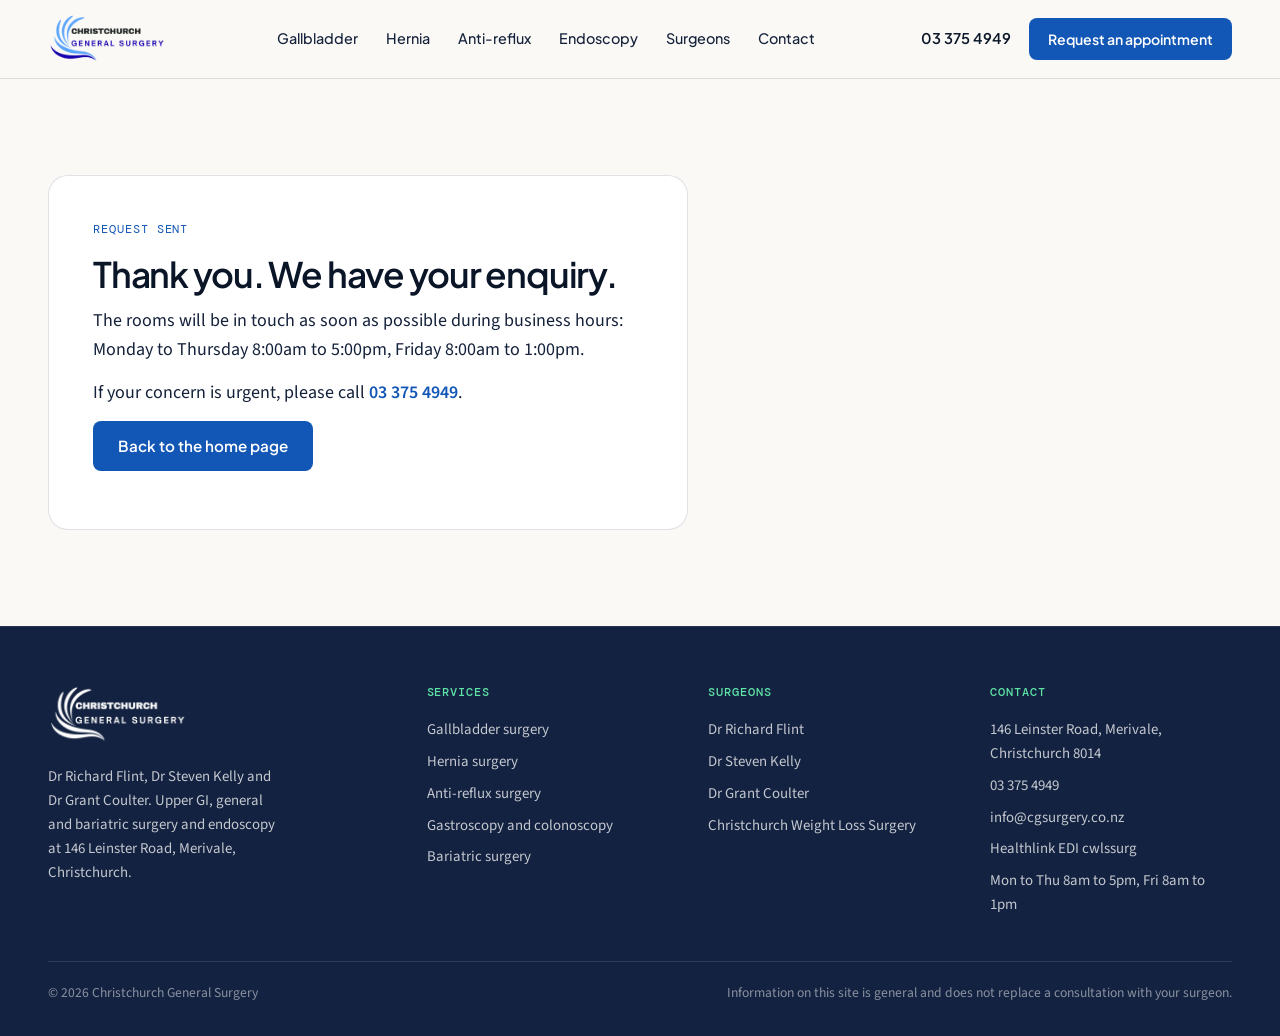
<file: thank-you/index.html>
<!DOCTYPE html>
<html lang="en-NZ">
<head>
<meta charset="UTF-8">
<meta name="viewport" content="width=device-width, initial-scale=1.0">
<title>Thank you | Christchurch General Surgery</title>
<meta name="description" content="Your enquiry has been sent to Christchurch General Surgery.">
<meta name="robots" content="noindex, nofollow">
<link rel="canonical" href="https://christchurchgeneralsurgery.co.nz/thank-you/">
<meta name="theme-color" content="#0A1628">
<meta name="geo.region" content="NZ-CAN">
<meta name="geo.placename" content="Merivale, Christchurch">
<meta property="og:type" content="website">
<meta property="og:site_name" content="Christchurch General Surgery">
<meta property="og:locale" content="en_NZ">
<meta property="og:title" content="Thank you | Christchurch General Surgery">
<meta property="og:description" content="Your enquiry has been sent to Christchurch General Surgery.">
<meta property="og:url" content="https://christchurchgeneralsurgery.co.nz/thank-you/">
<meta property="og:image" content="https://christchurchgeneralsurgery.co.nz/images/og-christchurch-general-surgery.jpg">
<meta property="og:image:width" content="1200">
<meta property="og:image:height" content="630">
<meta name="twitter:card" content="summary_large_image">
<meta name="twitter:title" content="Thank you | Christchurch General Surgery">
<meta name="twitter:description" content="Your enquiry has been sent to Christchurch General Surgery.">
<meta name="twitter:image" content="https://christchurchgeneralsurgery.co.nz/images/og-christchurch-general-surgery.jpg">
<link rel="icon" href="/favicon.svg" type="image/svg+xml">
<link rel="icon" href="/favicon-32.png" sizes="32x32" type="image/png">
<link rel="apple-touch-icon" href="/apple-touch-icon.png">
<link rel="manifest" href="/site.webmanifest">
<script async src="https://www.googletagmanager.com/gtag/js?id=G-P8L0BK0NYY"></script>
<script>
window.dataLayer=window.dataLayer||[];function gtag(){dataLayer.push(arguments);}gtag('js',new Date());
gtag('config','G-P8L0BK0NYY');
/* Google Ads conversion tracking: 'Submit lead form' conversion action (fires on /thank-you/). */
window.CGS_ADS_ID='AW-7681049665';
window.CGS_ADS_CONVERSION_LABEL='76OHCMGIzs4cEKjw5ptE';
if(window.CGS_ADS_ID){gtag('config',window.CGS_ADS_ID,{allow_enhanced_conversions:true});}
</script>
<link rel="preload" href="/fonts/plus-jakarta-sans.woff2" as="font" type="font/woff2" crossorigin>
<link rel="preload" href="/fonts/source-sans-3.woff2" as="font" type="font/woff2" crossorigin>
<link rel="stylesheet" href="/css/site.css">

</head>
<body>
<a class="skip" href="#main">Skip to content</a>
<nav class="nav" aria-label="Primary">
  <div class="wrap">
    <a class="brand" href="/" aria-label="Christchurch General Surgery home"><img src="/images/cgs-logo-300.webp" alt="Christchurch General Surgery" width="300" height="132"></a>
    <button class="menu" type="button" aria-expanded="false" aria-controls="nav-links" aria-label="Open menu"><span></span><span></span><span></span></button>
    <ul id="nav-links">
      <li><a href="/gallbladder-surgery-christchurch/">Gallbladder</a></li>
      <li><a href="/hernia-surgery-christchurch/">Hernia</a></li>
      <li><a href="/anti-reflux-surgery-christchurch/">Anti-reflux</a></li>
      <li><a href="/endoscopy-christchurch/">Endoscopy</a></li>
      <li><a href="/#surgeons">Surgeons</a></li>
      <li><a href="/#contact">Contact</a></li>
    </ul>
    <div class="right">
      <a class="phone" href="tel:+6433754949">03 375 4949</a>
      <a class="btn btn-p" href="/#contact">Request an appointment</a>
    </div>
  </div>
</nav>
<main id="main">
<section class="thanks">
  <div class="wrap">
    <div class="box">
      <span class="mono">Request sent</span>
      <h1 style="font-size:2.2rem">Thank you. We have your enquiry.</h1>
      <p>The rooms will be in touch as soon as possible during business hours: Monday to Thursday 8:00am to 5:00pm, Friday 8:00am to 1:00pm.</p>
      <p>If your concern is urgent, please call <a href="tel:+6433754949" style="color:var(--blue);font-weight:600">03 375 4949</a>.</p>
      <p><a class="btn btn-p" href="/">Back to the home page</a></p>
    </div>
  </div>
</section>
</main>
<script>
if(window.gtag){gtag('event','generate_lead',{event_category:'enquiry',event_label:'website form'});
if(window.CGS_ADS_ID&&window.CGS_ADS_CONVERSION_LABEL){gtag('event','conversion',{send_to:window.CGS_ADS_ID+'/'+window.CGS_ADS_CONVERSION_LABEL});}}
</script>
<footer>
  <div class="wrap">
    <div class="fgrid">
      <div><img src="/images/cgs-logo-300.webp" alt="Christchurch General Surgery" width="300" height="132" loading="lazy"><p style="font-size:.93rem;max-width:34ch">Dr Richard Flint, Dr Steven Kelly and Dr Grant Coulter. Upper GI, general and bariatric surgery and endoscopy at 146 Leinster Road, Merivale, Christchurch.</p></div>
      <div><span class="fh">Services</span><ul><li><a href="/gallbladder-surgery-christchurch/">Gallbladder surgery</a></li><li><a href="/hernia-surgery-christchurch/">Hernia surgery</a></li><li><a href="/anti-reflux-surgery-christchurch/">Anti-reflux surgery</a></li><li><a href="/endoscopy-christchurch/">Gastroscopy and colonoscopy</a></li><li><a href="https://cwls.co.nz" rel="noopener">Bariatric surgery</a></li></ul></div>
      <div><span class="fh">Surgeons</span><ul><li><a href="/dr-richard-flint/">Dr Richard Flint</a></li><li><a href="/dr-steven-kelly/">Dr Steven Kelly</a></li><li><a href="/dr-grant-coulter/">Dr Grant Coulter</a></li><li><a href="https://cwls.co.nz" rel="noopener">Christchurch Weight Loss Surgery</a></li></ul></div>
      <div><span class="fh">Contact</span><ul><li>146 Leinster Road, Merivale, Christchurch 8014</li><li><a href="tel:+6433754949">03 375 4949</a></li><li><a href="mailto:info@cgsurgery.co.nz">info@cgsurgery.co.nz</a></li><li>Healthlink EDI cwlssurg</li><li>Mon to Thu 8am to 5pm, Fri 8am to 1pm</li></ul></div>
    </div>
    <div class="fbot"><span>&copy; 2026 Christchurch General Surgery</span><span>Information on this site is general and does not replace a consultation with your surgeon.</span></div>
  </div>
</footer>
<script src="/js/site.js" defer></script>
</body>
</html>
</file>
<file: css/site.css>
/* Self-hosted fonts (SIL Open Font License) */
@font-face{font-family:'Plus Jakarta Sans';font-style:normal;font-display:swap;font-weight:200 800;src:url(/fonts/plus-jakarta-sans.woff2) format('woff2')}
@font-face{font-family:'Source Sans 3';font-style:normal;font-display:swap;font-weight:200 900;src:url(/fonts/source-sans-3.woff2) format('woff2')}
@font-face{font-family:'DM Mono';font-style:normal;font-display:swap;font-weight:400;src:url(/fonts/dm-mono-400.woff2) format('woff2')}
@font-face{font-family:'DM Mono';font-style:normal;font-display:swap;font-weight:500;src:url(/fonts/dm-mono-500.woff2) format('woff2')}

:root{
  color-scheme:light;
  --ivory:#FAF9F6; --white:#FFFFFF; --pale:#E8EEF5; --pale-2:#F1F4F8;
  --ink:#0A1628; --ink-2:#132240; --blue:#1257B5; --blue-h:#0E4694; --mint:#5EE3A6; --mint-d:#13784F;
  --text:#14213A; --muted:#5B6577; --line:rgba(10,22,40,.12);
  --disp:'Plus Jakarta Sans','Helvetica Neue',Arial,sans-serif; --body:'Source Sans 3','Helvetica Neue',Arial,sans-serif; --mono:'DM Mono',ui-monospace,Menlo,monospace;
  --r:8px; --r-lg:20px; --max:1240px;
}
*,*::before,*::after{box-sizing:border-box;margin:0;padding:0}
html{scroll-behavior:smooth;-webkit-text-size-adjust:100%}
body{font-family:var(--body);color:var(--text);background:var(--ivory);line-height:1.6;-webkit-font-smoothing:antialiased;font-size:18px}
img{max-width:100%;display:block}
a{color:inherit;text-decoration:none}
ul{list-style:none}
.wrap{max-width:var(--max);margin:0 auto;padding:0 28px}
h1,h2,h3,h4{font-family:var(--disp);font-weight:600;letter-spacing:-.025em;line-height:1.08;text-wrap:balance;color:var(--ink)}
h1{font-size:clamp(2.7rem,5.4vw,4.4rem);letter-spacing:-.035em}
h2{font-size:clamp(2rem,3.6vw,3rem)}
h3{font-size:1.3rem;letter-spacing:-.015em;line-height:1.25}
.mono{font-family:var(--mono);font-size:.74rem;letter-spacing:.08em;text-transform:uppercase;color:var(--blue);display:block;margin-bottom:16px}
.lede{font-size:1.15rem;color:var(--muted);max-width:60ch}
.btn{display:inline-flex;align-items:center;gap:10px;height:50px;padding:0 24px;border-radius:var(--r);font-family:var(--disp);font-weight:600;font-size:.95rem;border:1.5px solid transparent;transition:background .18s,color .18s,border-color .18s;white-space:nowrap}
.btn:focus-visible{outline:3px solid var(--mint);outline-offset:2px}
.btn-p{background:var(--blue);color:#fff}.btn-p:hover{background:var(--blue-h)}
.btn-m{background:var(--mint);color:var(--ink)}.btn-m:hover{background:#4BD595}
.btn-w{background:transparent;color:#fff;border-color:rgba(255,255,255,.4)}.btn-w:hover{border-color:#fff}
.btn-o{background:transparent;color:var(--ink);border-color:var(--ink)}.btn-o:hover{background:var(--ink);color:#fff}
.link{color:var(--blue);font-weight:600;display:inline-flex;align-items:center;gap:6px;font-family:var(--disp);font-size:.92rem}.link:hover{text-decoration:underline}
.link svg{width:16px;height:16px}
section{padding:104px 0}
/* NAV */
.nav{position:sticky;top:0;z-index:50;background:rgba(250,249,246,.92);backdrop-filter:blur(12px);border-bottom:1px solid var(--line)}
.nav .wrap{height:78px;display:flex;align-items:center;justify-content:space-between;gap:24px}
.nav img{height:54px;width:auto}
.nav ul{display:flex;gap:2px}
.nav li a{display:block;padding:8px 13px;border-radius:var(--r);font-family:var(--disp);font-size:.9rem;font-weight:500;color:var(--text)}
.nav li a:hover{background:var(--pale);color:var(--ink)}
.nav .right{display:flex;align-items:center;gap:18px}
.nav .phone{font-family:var(--disp);font-weight:600;color:var(--ink);font-size:.92rem}
.nav .btn{height:42px;padding:0 18px;font-size:.88rem}
/* HERO */
.hero{background:var(--ink);color:#fff;padding:88px 0 0;position:relative;overflow:hidden}
.hero::before{content:"";position:absolute;inset:auto -10% -40% auto;width:60vw;height:60vw;max-width:900px;max-height:900px;border-radius:50%;background:radial-gradient(circle,rgba(18,87,181,.45),rgba(18,87,181,0) 65%);pointer-events:none}
.hero .wrap{display:grid;grid-template-columns:1.1fr .9fr;gap:56px;align-items:end;position:relative}
.hero .copy{padding-bottom:88px}
.hero .mono{color:var(--mint)}
.hero h1{color:#fff}
.hero h1 span{color:var(--mint)}
.hero p{font-size:1.2rem;color:rgba(255,255,255,.78);max-width:50ch;margin:26px 0 36px}
.hero .ctas{display:flex;gap:12px;flex-wrap:wrap}
.hero .pic{position:relative}
.hero .pic img{border-radius:var(--r-lg) var(--r-lg) 0 0;aspect-ratio:4/4.4;object-fit:cover;object-position:center 15%;width:100%}
.hero .badge{position:absolute;left:-28px;bottom:56px;background:var(--white);color:var(--ink);border-radius:14px;padding:16px 18px;box-shadow:0 20px 50px rgba(0,0,0,.3);display:grid;grid-template-columns:auto 1fr;gap:12px;align-items:center;max-width:300px}
.hero .badge .dot{width:10px;height:10px;border-radius:50%;background:var(--mint-d);box-shadow:0 0 0 4px rgba(94,227,166,.3)}
.hero .badge b{font-family:var(--disp);font-size:.92rem;display:block}
.hero .badge small{color:var(--muted);font-size:.82rem}
.ticker{background:var(--ink-2);border-top:1px solid rgba(255,255,255,.1);color:rgba(255,255,255,.85)}
.ticker .wrap{display:flex;flex-wrap:wrap;gap:12px 40px;padding-top:18px;padding-bottom:18px;font-family:var(--mono);font-size:.78rem;letter-spacing:.06em;text-transform:uppercase}
.ticker span::before{content:"";display:inline-block;width:6px;height:6px;border-radius:50%;background:var(--mint);margin-right:10px;vertical-align:middle}
/* BENTO */
.bento{display:grid;grid-template-columns:repeat(6,1fr);grid-auto-rows:minmax(200px,auto);gap:18px;margin-top:52px}
.tile{background:var(--white);border:1px solid var(--line);border-radius:var(--r-lg);padding:30px;display:flex;flex-direction:column;gap:12px}
.tile.big{grid-column:span 3;grid-row:span 2}
.tile.mid{grid-column:span 3}
.tile.sm{grid-column:span 2}
.tile.wide{grid-column:span 4}
.tile.dark{background:var(--ink);color:#fff;border-color:transparent}
.tile.dark h3{color:#fff}.tile.dark p{color:rgba(255,255,255,.75)}
.tile.blue{background:var(--blue);color:#fff;border-color:transparent}
.tile.blue h3{color:#fff}.tile.blue p{color:rgba(255,255,255,.8)}
.tile.pale{background:var(--pale)}
.tile .mono{margin-bottom:4px}
.tile p{color:var(--muted);font-size:.98rem}
.tile ul{display:flex;flex-wrap:wrap;gap:8px;margin-top:auto;padding-top:14px}
.tile li{font-family:var(--disp);font-size:.8rem;font-weight:500;padding:6px 12px;border-radius:999px;background:var(--pale);color:var(--ink)}
.tile.dark li{background:rgba(255,255,255,.12);color:#fff}
.tile.blue li{background:rgba(255,255,255,.18);color:#fff}
.tile .link{margin-top:auto;padding-top:14px}
.tile.dark .link,.tile.blue .link{color:#A6F3CF}.tile.blue .mono{color:#A6F3CF!important}
.tile .big-n{font-family:var(--disp);font-weight:700;font-size:3.4rem;letter-spacing:-.04em;line-height:1;color:var(--mint);font-variant-numeric:tabular-nums}
/* OUTCOMES */
.out{background:var(--pale-2);border-top:1px solid var(--line);border-bottom:1px solid var(--line)}
.out .wrap{display:grid;grid-template-columns:1fr 1.3fr;gap:64px;align-items:center}
.stats{display:grid;grid-template-columns:1fr 1fr;gap:18px}
.stat{background:var(--white);border:1px solid var(--line);border-radius:var(--r-lg);padding:26px}
.stat b{font-family:var(--disp);font-weight:700;font-size:clamp(2.4rem,4vw,3.4rem);letter-spacing:-.04em;line-height:1;color:var(--ink);display:block;font-variant-numeric:tabular-nums}
.stat b i{font-style:normal;color:var(--mint-d)}
.stat span{display:block;margin-top:8px;color:var(--muted);font-size:.95rem}
.stat .bar{height:4px;border-radius:2px;background:var(--pale);margin-top:16px;overflow:hidden}
.stat .bar i{display:block;height:100%;background:linear-gradient(90deg,var(--blue),var(--mint))}
/* SURGEONS */
.docs{display:grid;grid-template-columns:1fr 1fr;gap:20px;margin-top:52px}
.doc{background:var(--white);border:1px solid var(--line);border-radius:var(--r-lg);overflow:hidden}
.doc .top{display:grid;grid-template-columns:170px 1fr;gap:24px;padding:26px;align-items:center;border-bottom:1px solid var(--line)}
.doc .top img{width:100%;aspect-ratio:1;object-fit:cover;object-position:center 20%;border-radius:14px;height:auto}
.doc .role{color:var(--blue);font-family:var(--disp);font-weight:600;font-size:.9rem;margin-top:4px}
.doc .quals{font-family:var(--mono);font-size:.76rem;letter-spacing:.06em;color:var(--muted);margin-top:6px}
.doc .body{padding:26px}
.doc .body p{color:var(--muted);font-size:.97rem;margin-bottom:16px}
.tl{display:grid;gap:0}
.tl li{display:grid;grid-template-columns:64px 1fr;gap:14px;font-size:.92rem;padding:8px 0;border-top:1px dashed var(--line)}
.tl li span{font-family:var(--mono);font-size:.76rem;color:var(--blue);padding-top:3px}
.doc .acts{display:flex;gap:18px;margin-top:18px;flex-wrap:wrap}
.doc.consult{grid-column:1/-1}
.doc .top .pill{display:inline-block;margin-top:12px;font-family:var(--mono);font-size:.74rem;letter-spacing:.06em;text-transform:uppercase;color:var(--mint-d);background:rgba(94,227,166,.14);border:1px solid rgba(28,156,104,.3);border-radius:999px;padding:8px 14px;white-space:nowrap}
.doc.consult .body{display:grid;grid-template-columns:1.35fr 1fr;gap:32px;align-items:start}
.note{background:var(--pale);border-radius:14px;padding:22px 24px}
.note h4{font-size:1rem;margin-bottom:8px}
.note p{margin:0!important;font-size:.95rem}
.note ul{margin-top:12px;display:flex;flex-direction:column;gap:6px;font-size:.92rem}
.note li{display:flex;gap:10px}
.note li::before{content:"";flex:none;width:6px;height:6px;border-radius:50%;background:var(--blue);margin-top:.6em}
/* FAQ */
.faq{background:var(--white);border-top:1px solid var(--line)}
.faq .wrap{display:grid;grid-template-columns:1fr 1.4fr;gap:64px;align-items:start}
details{border-top:1px solid var(--line)}
details:last-child{border-bottom:1px solid var(--line)}
summary{cursor:pointer;list-style:none;padding:20px 0;font-family:var(--disp);font-weight:600;font-size:1.05rem;display:flex;justify-content:space-between;align-items:center;gap:20px;color:var(--ink)}
summary::-webkit-details-marker{display:none}
summary::after{content:"+";font-weight:400;font-size:1.5rem;color:var(--blue);line-height:1;transition:transform .2s}
details[open] summary::after{transform:rotate(45deg)}
details p{padding:0 0 20px;color:var(--muted);max-width:62ch}
/* CONTACT */
.contact{background:var(--ink);color:#fff}
.contact h2{color:#fff}.contact .mono{color:var(--mint)}.contact .lede{color:rgba(255,255,255,.75)}
.contact .wrap{display:grid;grid-template-columns:1fr 1.1fr;gap:64px;align-items:start}
.cinfo{display:grid;grid-template-columns:1fr 1fr;gap:22px;margin-top:40px}
.cinfo div{border-left:2px solid var(--mint);padding-left:16px}
.cinfo .lbl{display:block;font-family:var(--mono);font-size:.74rem;letter-spacing:.08em;text-transform:uppercase;color:var(--mint);margin-bottom:6px;font-weight:500}
.cinfo p{font-size:1rem}
.cinfo small{color:rgba(255,255,255,.6);display:block;margin-top:3px}
form{background:var(--white);color:var(--text);border-radius:var(--r-lg);padding:34px;display:flex;flex-direction:column;gap:14px}
form h3{margin-bottom:4px}
form label{font-family:var(--disp);font-size:.84rem;font-weight:600;color:var(--ink)}
form input,form select,form textarea{width:100%;font:inherit;font-size:.98rem;padding:12px 14px;border:1px solid var(--line);border-radius:var(--r);background:var(--ivory);color:var(--text)}
form input:focus,form select:focus,form textarea:focus{outline:2px solid var(--mint);border-color:var(--blue)}
form .row{display:grid;grid-template-columns:1fr 1fr;gap:14px}
form textarea{min-height:120px;resize:vertical}
form small{color:var(--muted);font-size:.82rem}
/* FOOTER */
footer{background:var(--ink-2);color:rgba(255,255,255,.75);padding:56px 0 32px;border-top:1px solid rgba(255,255,255,.08)}
.fgrid{display:grid;grid-template-columns:1.4fr 1fr 1fr 1fr;gap:40px}
footer img{height:64px;width:auto;margin-bottom:18px;filter:brightness(0) invert(1)}
footer .fh{display:block;font-family:var(--mono);font-size:.74rem;letter-spacing:.08em;text-transform:uppercase;color:var(--mint);margin-bottom:12px;font-weight:500}
footer li{font-size:.93rem;padding:4px 0}
footer li a:hover{color:#fff}
.fbot{margin-top:40px;padding-top:20px;border-top:1px solid rgba(255,255,255,.1);display:flex;justify-content:space-between;gap:16px;flex-wrap:wrap;font-size:.85rem;color:rgba(255,255,255,.5)}
@media (max-width:980px){
  .nav ul{display:none}
  .hero .wrap,.out .wrap,.docs,.faq .wrap,.contact .wrap{grid-template-columns:1fr}
  .hero .copy{padding-bottom:40px}
  .tile.big,.tile.mid,.tile.wide{grid-column:span 6}.tile.sm{grid-column:span 3}
  .fgrid{grid-template-columns:1fr 1fr}
}
@media (max-width:640px){
  section{padding:72px 0}
  .tile.sm{grid-column:span 6}
  .stats,.fgrid,.cinfo,form .row{grid-template-columns:1fr}
  .doc .top,.doc.consult .top,.doc.consult .body{grid-template-columns:1fr}
  .hero .badge{left:12px}
  .nav .phone{display:none}
}
@media (prefers-reduced-motion:reduce){*{transition:none!important}}

/* ---- production additions ---- */
img{height:auto}
html,body{overflow-x:hidden}
.nav .brand{display:block}
.nav img{height:54px;width:auto}
.menu{display:none;width:44px;height:44px;border:0;background:transparent;border-radius:var(--r);cursor:pointer;flex-direction:column;justify-content:center;gap:5px;align-items:center;margin-left:auto}
.menu span{display:block;width:22px;height:2px;background:var(--ink);border-radius:2px;transition:transform .2s,opacity .2s}
.menu[aria-expanded="true"] span:nth-child(1){transform:translateY(7px) rotate(45deg)}
.menu[aria-expanded="true"] span:nth-child(2){opacity:0}
.menu[aria-expanded="true"] span:nth-child(3){transform:translateY(-7px) rotate(-45deg)}
.nav li a[aria-current="page"]{background:var(--pale);color:var(--ink)}
.hp{position:absolute!important;left:-9999px!important;width:1px;height:1px;overflow:hidden}
form button[disabled]{opacity:.7;cursor:wait}
.skip{position:absolute;left:-9999px;top:8px;background:var(--mint);color:var(--ink);padding:10px 14px;border-radius:var(--r);z-index:100;font-family:var(--disp);font-weight:600}
.skip:focus{left:8px}
/* service pages */
.page-hero{background:var(--ink);color:#fff;padding:64px 0 72px;position:relative;overflow:hidden}
.page-hero::before{content:"";position:absolute;inset:auto -10% -60% auto;width:50vw;height:50vw;max-width:800px;max-height:800px;border-radius:50%;background:radial-gradient(circle,rgba(18,87,181,.45),rgba(18,87,181,0) 65%);pointer-events:none}
.page-hero .wrap{position:relative}
.page-hero h1{color:#fff;font-size:clamp(2.3rem,4.6vw,3.6rem);max-width:18ch}
.page-hero .mono{color:var(--mint)}
.page-hero p{font-size:1.15rem;color:rgba(255,255,255,.78);max-width:58ch;margin:22px 0 32px}
.crumbs{list-style:none;display:flex;flex-wrap:wrap;gap:8px;font-family:var(--mono);font-size:.74rem;letter-spacing:.06em;text-transform:uppercase;color:rgba(255,255,255,.6);margin-bottom:26px}
.crumbs a:hover{color:#fff}
.crumbs li+li::before{content:"/";margin-right:8px;color:rgba(255,255,255,.35)}
.page-hero .ctas{display:flex;gap:12px;flex-wrap:wrap}
.svc-body{padding:80px 0}
.svc-body .wrap{display:grid;grid-template-columns:1fr 340px;gap:64px;align-items:start}
.prose h2{font-size:clamp(1.6rem,2.6vw,2.1rem);margin:44px 0 14px}
.prose h2:first-child{margin-top:0}
.prose h3{font-size:1.2rem;margin:26px 0 8px}
.prose p{margin:0 0 16px;max-width:66ch}
.prose ul{margin:0 0 18px;padding-left:0;display:flex;flex-direction:column;gap:6px;max-width:66ch}
.prose li{padding-left:22px;position:relative}
.prose li::before{content:"";position:absolute;left:0;top:.62em;width:10px;height:2px;background:var(--blue)}
.prose .callout{background:var(--pale);border-radius:var(--r-lg);padding:22px 26px;margin:24px 0}
.prose .callout p:last-child{margin:0}
.aside{position:sticky;top:96px;display:flex;flex-direction:column;gap:18px}
.facts{background:var(--white);border:1px solid var(--line);border-radius:var(--r-lg);padding:26px}
.facts h3{font-size:1.05rem;margin-bottom:14px}
.facts dl{display:grid;grid-template-columns:auto 1fr;gap:10px 16px;font-size:.95rem}
.facts dt{font-family:var(--mono);font-size:.72rem;letter-spacing:.06em;text-transform:uppercase;color:var(--blue);padding-top:4px}
.facts dd{margin:0}
.facts .btn{width:100%;justify-content:center;margin-top:18px}
.facts .call{text-align:center;font-size:.92rem;color:var(--muted);margin-top:10px}
.facts .call a{color:var(--ink);font-weight:600}
.who{background:var(--pale-2);border-top:1px solid var(--line);border-bottom:1px solid var(--line);padding:64px 0}
.who-grid{display:grid;grid-template-columns:repeat(3,1fr);gap:18px;margin-top:32px}
.who-card{background:var(--white);border:1px solid var(--line);border-radius:var(--r-lg);padding:20px;display:grid;grid-template-columns:76px 1fr;gap:16px;align-items:center}
.who-card img{width:76px;height:76px;border-radius:14px;object-fit:cover;object-position:center 20%}
.who-card b{font-family:var(--disp);display:block;color:var(--ink)}
.who-card span{font-size:.88rem;color:var(--muted);display:block}
.related{padding:64px 0}
.rel-grid{display:grid;grid-template-columns:repeat(3,1fr);gap:18px;margin-top:28px}
.rel-grid a{background:var(--white);border:1px solid var(--line);border-radius:var(--r-lg);padding:22px 24px;display:flex;flex-direction:column;gap:6px;transition:border-color .2s}
.rel-grid a:hover{border-color:var(--blue)}
.rel-grid b{font-family:var(--disp);color:var(--ink)}
.rel-grid span{font-size:.9rem;color:var(--muted)}
.faq-simple{padding:64px 0 80px}
.faq-simple .grid{max-width:820px;margin-top:28px}
.thanks{padding:96px 0;min-height:60vh}
.thanks .box{max-width:640px;background:var(--white);border:1px solid var(--line);border-radius:var(--r-lg);padding:44px}
.thanks .box p{margin:14px 0}
@media (max-width:980px){
  .menu{display:flex}
  .nav .wrap{flex-wrap:wrap;height:auto;min-height:78px;padding-top:12px;padding-bottom:12px;position:relative}
  .nav .brand{order:1}.menu{order:2;margin-left:0}.nav .right{order:3;margin-left:auto}
  .nav ul{display:none;order:4;flex-basis:100%;flex-direction:column;gap:2px;padding:10px 0 6px;border-top:1px solid var(--line);margin-top:10px}
  .nav.open ul{display:flex}
  .nav li a{padding:12px 10px;font-size:1rem}
  .svc-body .wrap{grid-template-columns:1fr}
  .aside{position:static}
  .who-grid,.rel-grid{grid-template-columns:1fr}
}
@media (max-width:640px){
  .nav .right .btn{display:none}
  .nav .phone{display:inline-flex}
}

/* Surgeon profile pages */
.profile-hero .ph-grid{display:grid;grid-template-columns:200px 1fr;gap:40px;align-items:center}
.profile-hero .ph-grid img{width:200px;height:200px;object-fit:cover;object-position:center 20%;border-radius:var(--r-lg);border:3px solid rgba(255,255,255,.15)}
.profile-hero h1{max-width:none}
.page-hero p.ph-quals{font-family:var(--mono);font-size:.85rem;letter-spacing:.08em;color:#A6F3CF;margin:10px 0 0}
.prose .tl{list-style:none;padding:0;margin:8px 0 28px}
.prose .tl{gap:0}.prose .tl li{margin:0;padding-left:0}.prose .tl li::before{display:none}
.doc .acts .link.profile{font-weight:700}
.who-card a{color:inherit}.who-card a:hover b{text-decoration:underline}
@media (max-width:640px){.profile-hero .ph-grid{grid-template-columns:1fr;gap:24px}.profile-hero .ph-grid img{width:140px;height:140px}}
</file>
